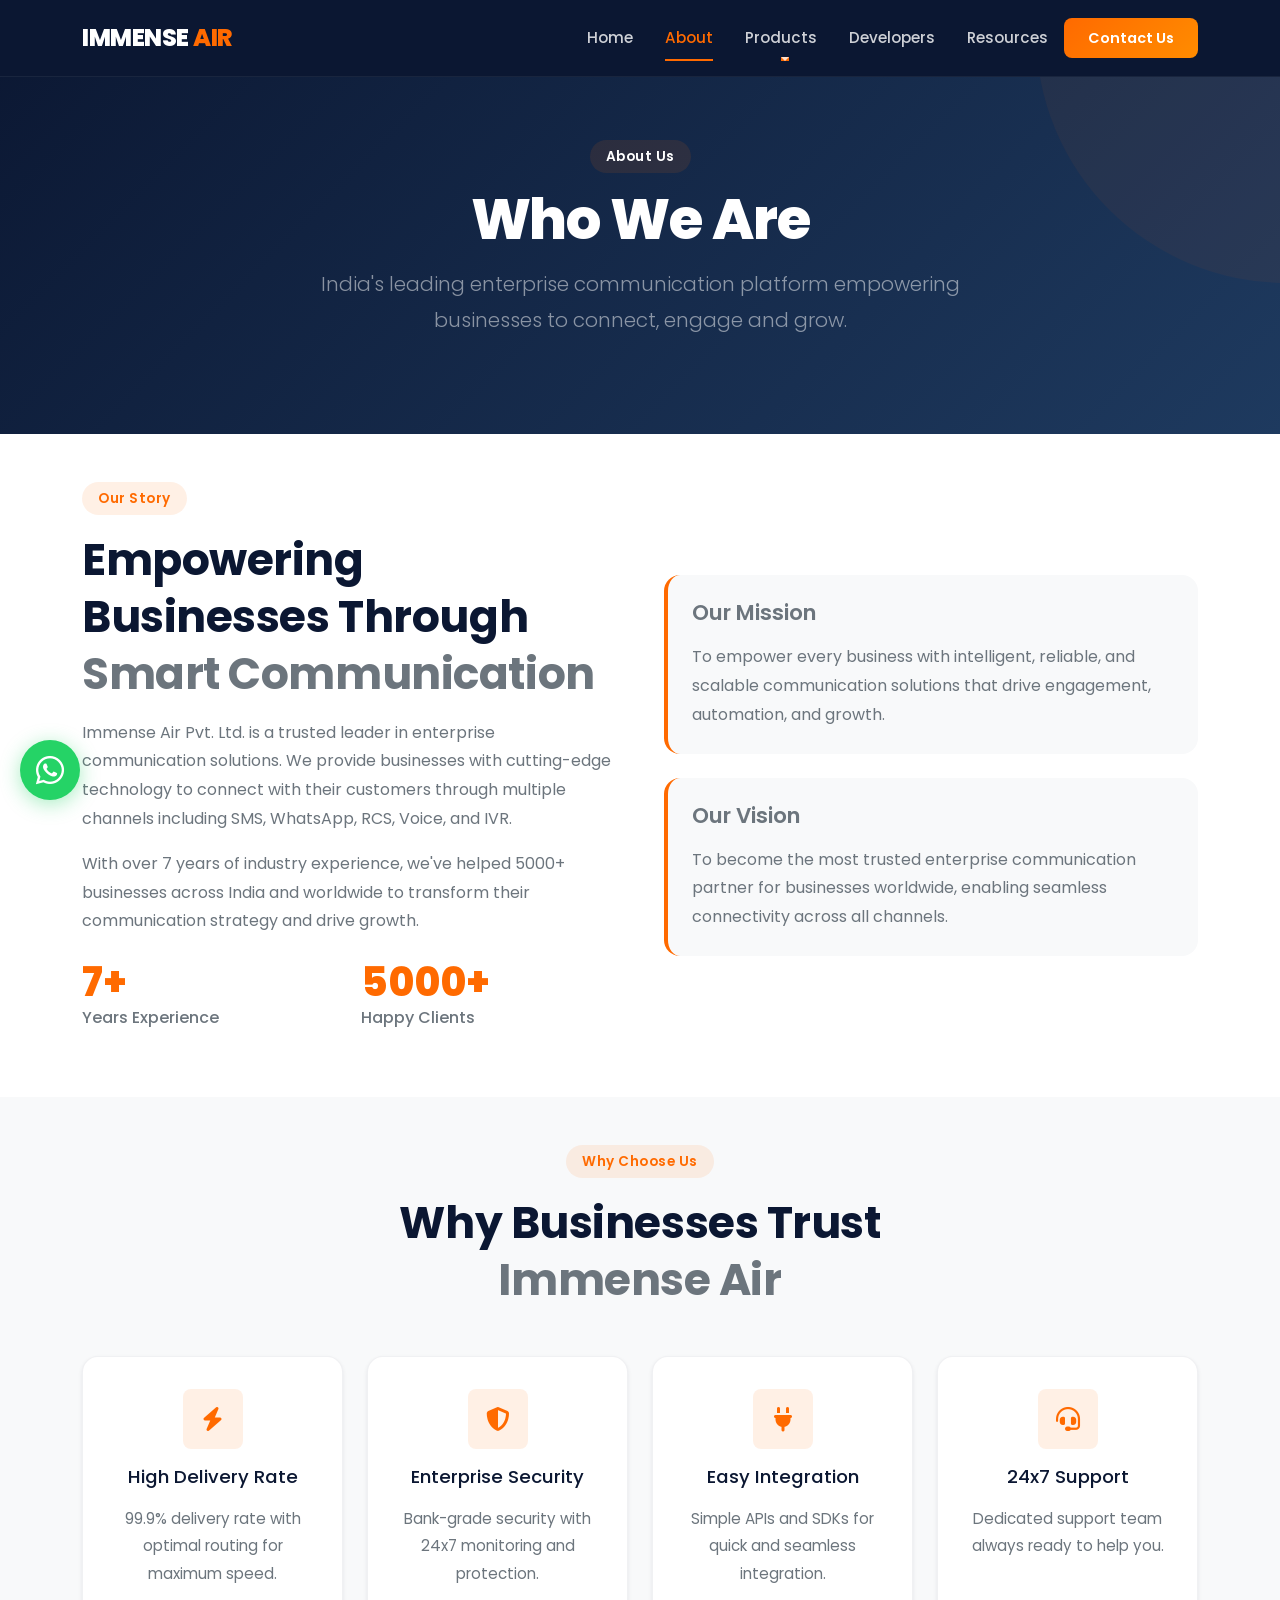
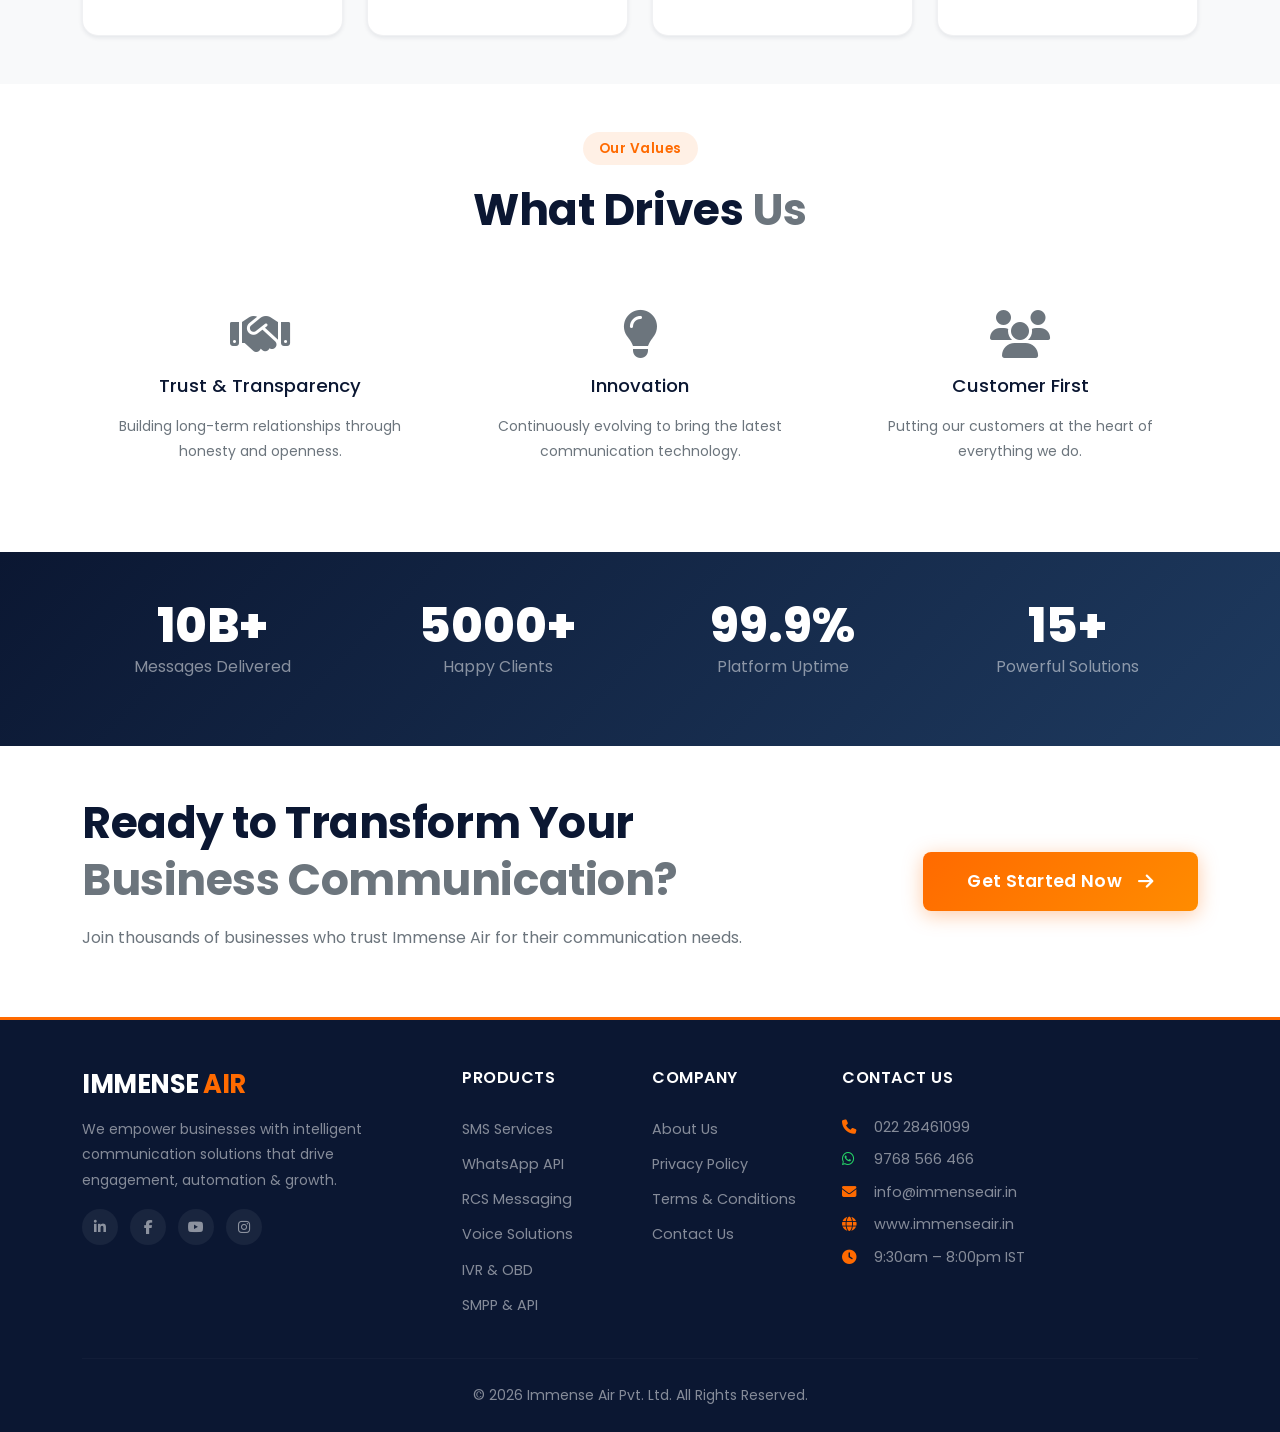
<file: about.html>
<!DOCTYPE html>
<html lang="en">
<head>
    <meta charset="UTF-8">
    <meta name="viewport" content="width=device-width, initial-scale=1.0">
    
    <!-- Page Title -->
    <title>About Us - Immense Air | Enterprise Communication Platform</title>
    
    <!-- SEO Meta Tags -->
    <meta name="description" content="Learn about Immense Air Pvt. Ltd. - India's leading enterprise communication platform offering Bulk SMS, WhatsApp API, RCS, Voice & IVR solutions.">
    <meta name="keywords" content="about immense air, enterprise communication, bulk sms company, whatsapp api provider, rcs messaging india">
    <meta name="robots" content="index, follow">
    
    <!-- Open Graph Tags -->
    <meta property="og:title" content="About Us - Immense Air | Enterprise Communication Platform">
    <meta property="og:description" content="Learn about Immense Air - India's leading enterprise communication platform.">
    <meta property="og:type" content="website">
    <meta property="og:url" content="https://www.immenseair.com/about.html">
    
    <!-- Canonical URL -->
    <link rel="canonical" href="https://www.immenseair.com/about.html">
    
    <!-- Bootstrap 5 CSS -->
    <link href="https://cdn.jsdelivr.net/npm/bootstrap@5.3.0/dist/css/bootstrap.min.css" rel="stylesheet">
    
    <!-- Font Awesome Icons -->
    <link rel="stylesheet" href="https://cdnjs.cloudflare.com/ajax/libs/font-awesome/6.5.0/css/all.min.css">
    
    <!-- Google Font - Poppins -->
    <link href="https://fonts.googleapis.com/css2?family=Poppins:wght@300;400;500;600;700;800;900&display=swap" rel="stylesheet">
    
    <!-- Custom CSS -->
    <link rel="stylesheet" href="assets/css/style.css">
    <link rel="stylesheet" href="assets/css/about.css">
    <link rel="stylesheet" href="assets/css/responsive.css">
    
    <!-- Favicon -->
    <link rel="icon" type="image/x-icon" href="assets/images/logo/favicon.ico">
</head>
<body>

    <!-- ============================================
         HEADER / NAVBAR
         ============================================ -->
    <header>
        <nav class="navbar navbar-expand-lg fixed-top" id="mainNav">
            <div class="container">
                <!-- Brand / Logo -->
                <a class="navbar-brand" href="index.html">
                    IMMENSE <span>AIR</span>
                </a>

                <!-- Toggler Button (Mobile) -->
                <button class="navbar-toggler" type="button" data-bs-toggle="collapse" data-bs-target="#navbarNav" 
                        aria-controls="navbarNav" aria-expanded="false" aria-label="Toggle navigation">
                    <span class="navbar-toggler-icon"></span>
                </button>

                <!-- Navbar Links -->
                <div class="collapse navbar-collapse" id="navbarNav">
                    <ul class="navbar-nav ms-auto align-items-lg-center">
                        <!-- Home -->
                        <li class="nav-item">
                            <a class="nav-link" href="index.html">Home</a>
                        </li>

                        <!-- About -->
                        <li class="nav-item">
                            <a class="nav-link active" href="about.html">About</a>
                        </li>

                        <!-- Products Dropdown -->
                        <li class="nav-item dropdown">
                            <a class="nav-link dropdown-toggle" href="#" id="productsDropdown" 
                               role="button" data-bs-toggle="dropdown" aria-expanded="false">
                                Products
                            </a>
                            <ul class="dropdown-menu" aria-labelledby="productsDropdown">
                                <li><a class="dropdown-item" href="products/bulk-sms.html">
                                    <i class="fas fa-sms"></i> Bulk SMS
                                </a></li>
                                <li><a class="dropdown-item" href="products/whatsapp-api.html">
                                    <i class="fab fa-whatsapp"></i> WhatsApp API
                                </a></li>
                                <li><a class="dropdown-item" href="products/rcs.html">
                                    <i class="fas fa-comment-dots"></i> RCS Messaging
                                </a></li>
                                <li><a class="dropdown-item" href="products/voice.html">
                                    <i class="fas fa-phone-alt"></i> Voice Solutions
                                </a></li>
                                <li><a class="dropdown-item" href="products/ivr-obd.html">
                                    <i class="fas fa-microphone-alt"></i> IVR / OBD
                                </a></li>
                                <li><a class="dropdown-item" href="products/smpp.html">
                                    <i class="fas fa-code"></i> SMPP API
                                </a></li>
                            </ul>
                        </li>

                        <!-- Developers -->
                        <li class="nav-item">
                            <a class="nav-link" href="developers.html">Developers</a>
                        </li>

                        <!-- Resources -->
                        <li class="nav-item">
                            <a class="nav-link" href="resources.html">Resources</a>
                        </li>

                        <!-- Contact -->
                        <li class="nav-item">
                            <a class="nav-link btn-nav-cta" href="contact.html">Contact Us</a>
                        </li>
                    </ul>
                </div>
            </div>
        </nav>
    </header>

    <!-- ============================================
         PAGE CONTENT - ABOUT PAGE
         ============================================ -->
    <main>

        <!-- ===== PAGE HERO ===== -->
        <section class="page-hero" style="padding-top: 140px; padding-bottom: 80px; background: var(--gradient-primary);">
            <div class="container">
                <div class="row">
                    <div class="col-lg-8 mx-auto text-center">
                        <span class="section-badge text-white">About Us</span>
                        <h1 class="text-white">Who We Are</h1>
                        <p class="text-white-50 lead">
                            India's leading enterprise communication platform empowering businesses 
                            to connect, engage and grow.
                        </p>
                    </div>
                </div>
            </div>
        </section>

        <!-- ===== ABOUT OVERVIEW ===== -->
        <section class="py-5">
            <div class="container">
                <div class="row align-items-center g-5">
                    <div class="col-lg-6">
                        <span class="section-badge">Our Story</span>
                        <h2 class="section-title">Empowering Businesses Through <br><span class="text-secondary">Smart Communication</span></h2>
                        <p>
                            Immense Air Pvt. Ltd. is a trusted leader in enterprise communication solutions. 
                            We provide businesses with cutting-edge technology to connect with their customers 
                            through multiple channels including SMS, WhatsApp, RCS, Voice, and IVR.
                        </p>
                        <p>
                            With over 7 years of industry experience, we've helped 5000+ businesses across 
                            India and worldwide to transform their communication strategy and drive growth.
                        </p>
                        <div class="row mt-4">
                            <div class="col-6">
                                <span class="stat-number" style="font-size: 2.5rem;">7+</span>
                                <p class="stat-label">Years Experience</p>
                            </div>
                            <div class="col-6">
                                <span class="stat-number" style="font-size: 2.5rem;">5000+</span>
                                <p class="stat-label">Happy Clients</p>
                            </div>
                        </div>
                    </div>
                    <div class="col-lg-6">
                        <div class="bg-light-gray p-4 rounded-4" style="border-left: 4px solid var(--secondary);">
                            <h4 class="text-secondary">Our Mission</h4>
                            <p class="mb-0">
                                To empower every business with intelligent, reliable, and scalable communication 
                                solutions that drive engagement, automation, and growth.
                            </p>
                        </div>
                        <div class="bg-light-gray p-4 rounded-4 mt-4" style="border-left: 4px solid var(--secondary);">
                            <h4 class="text-secondary">Our Vision</h4>
                            <p class="mb-0">
                                To become the most trusted enterprise communication partner for businesses 
                                worldwide, enabling seamless connectivity across all channels.
                            </p>
                        </div>
                    </div>
                </div>
            </div>
        </section>

        <!-- ===== WHY CHOOSE US ===== -->
        <section class="py-5 bg-light-gray">
            <div class="container">
                <div class="text-center mb-5">
                    <span class="section-badge">Why Choose Us</span>
                    <h2 class="section-title">Why Businesses Trust <br><span class="text-secondary">Immense Air</span></h2>
                </div>
                <div class="row g-4">
                    <div class="col-lg-3 col-md-6">
                        <div class="card-custom text-center">
                            <div class="card-icon mx-auto">
                                <i class="fas fa-bolt"></i>
                            </div>
                            <h5>High Delivery Rate</h5>
                            <p class="small">99.9% delivery rate with optimal routing for maximum speed.</p>
                        </div>
                    </div>
                    <div class="col-lg-3 col-md-6">
                        <div class="card-custom text-center">
                            <div class="card-icon mx-auto">
                                <i class="fas fa-shield-alt"></i>
                            </div>
                            <h5>Enterprise Security</h5>
                            <p class="small">Bank-grade security with 24x7 monitoring and protection.</p>
                        </div>
                    </div>
                    <div class="col-lg-3 col-md-6">
                        <div class="card-custom text-center">
                            <div class="card-icon mx-auto">
                                <i class="fas fa-plug"></i>
                            </div>
                            <h5>Easy Integration</h5>
                            <p class="small">Simple APIs and SDKs for quick and seamless integration.</p>
                        </div>
                    </div>
                    <div class="col-lg-3 col-md-6">
                        <div class="card-custom text-center">
                            <div class="card-icon mx-auto">
                                <i class="fas fa-headset"></i>
                            </div>
                            <h5>24x7 Support</h5>
                            <p class="small">Dedicated support team always ready to help you.</p>
                        </div>
                    </div>
                </div>
            </div>
        </section>

        <!-- ===== OUR VALUES ===== -->
        <section class="py-5">
            <div class="container">
                <div class="text-center mb-5">
                    <span class="section-badge">Our Values</span>
                    <h2 class="section-title">What Drives <span class="text-secondary">Us</span></h2>
                </div>
                <div class="row g-4">
                    <div class="col-md-4">
                        <div class="text-center p-4">
                            <i class="fas fa-handshake fa-3x text-secondary mb-3"></i>
                            <h5>Trust & Transparency</h5>
                            <p class="small">Building long-term relationships through honesty and openness.</p>
                        </div>
                    </div>
                    <div class="col-md-4">
                        <div class="text-center p-4">
                            <i class="fas fa-lightbulb fa-3x text-secondary mb-3"></i>
                            <h5>Innovation</h5>
                            <p class="small">Continuously evolving to bring the latest communication technology.</p>
                        </div>
                    </div>
                    <div class="col-md-4">
                        <div class="text-center p-4">
                            <i class="fas fa-users fa-3x text-secondary mb-3"></i>
                            <h5>Customer First</h5>
                            <p class="small">Putting our customers at the heart of everything we do.</p>
                        </div>
                    </div>
                </div>
            </div>
        </section>

        <!-- ===== STATS SECTION ===== -->
        <section class="py-5" style="background: var(--gradient-primary);">
            <div class="container">
                <div class="row text-center g-4">
                    <div class="col-lg-3 col-md-6">
                        <span class="stat-number text-white" style="font-size: 3rem;">10B+</span>
                        <p class="text-white-50">Messages Delivered</p>
                    </div>
                    <div class="col-lg-3 col-md-6">
                        <span class="stat-number text-white" style="font-size: 3rem;">5000+</span>
                        <p class="text-white-50">Happy Clients</p>
                    </div>
                    <div class="col-lg-3 col-md-6">
                        <span class="stat-number text-white" style="font-size: 3rem;">99.9%</span>
                        <p class="text-white-50">Platform Uptime</p>
                    </div>
                    <div class="col-lg-3 col-md-6">
                        <span class="stat-number text-white" style="font-size: 3rem;">15+</span>
                        <p class="text-white-50">Powerful Solutions</p>
                    </div>
                </div>
            </div>
        </section>

        <!-- ===== CTA SECTION ===== -->
        <section class="py-5">
            <div class="container">
                <div class="row align-items-center">
                    <div class="col-lg-8">
                        <h2>Ready to Transform Your <br><span class="text-secondary">Business Communication?</span></h2>
                        <p class="text-gray">Join thousands of businesses who trust Immense Air for their communication needs.</p>
                    </div>
                    <div class="col-lg-4 text-lg-end">
                        <a href="contact.html" class="btn btn-primary-custom btn-lg">
                            Get Started Now <i class="fas fa-arrow-right ms-2"></i>
                        </a>
                    </div>
                </div>
            </div>
        </section>

    </main>

    <!-- ============================================
         FOOTER
         ============================================ -->
        <!-- ============================================
         FOOTER - IMMENSE AIR
         ============================================ -->
    <footer style="background:#0B1732!important;border-top:3px solid #FF6A00;padding-top:3rem;padding-bottom:1.5rem;color:#fff;">
        <div class="container">
            <div class="row g-4">
                <!-- Company Info -->
                <div class="col-lg-4 col-md-6">
                    <h4 style="font-size:1.6rem;font-weight:700;color:#fff;letter-spacing:-.5px;">IMMENSE <span style="color:#FF6A00;">AIR</span></h4>
                    <p style="color:rgba(255,255,255,.5);font-size:.875rem;max-width:350px;margin-top:.75rem;">
                        We empower businesses with intelligent communication solutions that drive engagement, 
                        automation & growth.
                    </p>
                    <div class="mt-3">
                        <a href="https://in.linkedin.com/company/immense-smart-solutions" target="_blank" class="social-link" style="display:inline-block;width:36px;height:36px;line-height:36px;text-align:center;border-radius:50%;background:rgba(255,255,255,.06);transition:all .3s ease;font-size:14px;color:rgba(255,255,255,.5)!important;text-decoration:none;margin-right:8px;"><i class="fab fa-linkedin-in"></i></a>
                        <a href="https://www.facebook.com/immensesmartsolutions/" target="_blank" class="social-link" style="display:inline-block;width:36px;height:36px;line-height:36px;text-align:center;border-radius:50%;background:rgba(255,255,255,.06);transition:all .3s ease;font-size:14px;color:rgba(255,255,255,.5)!important;text-decoration:none;margin-right:8px;"><i class="fab fa-facebook-f"></i></a>
                        <a href="https://www.youtube.com/@immensesmartsolutions" target="_blank" class="social-link" style="display:inline-block;width:36px;height:36px;line-height:36px;text-align:center;border-radius:50%;background:rgba(255,255,255,.06);transition:all .3s ease;font-size:14px;color:rgba(255,255,255,.5)!important;text-decoration:none;margin-right:8px;"><i class="fab fa-youtube"></i></a>
                        <a href="https://www.instagram.com/immense_smart_solutions/" target="_blank" class="social-link" style="display:inline-block;width:36px;height:36px;line-height:36px;text-align:center;border-radius:50%;background:rgba(255,255,255,.06);transition:all .3s ease;font-size:14px;color:rgba(255,255,255,.5)!important;text-decoration:none;"><i class="fab fa-instagram"></i></a>
                    </div>
                </div>

                <!-- Products Links -->
                <div class="col-lg-2 col-md-6">
                    <h6 style="font-size:1rem;font-weight:600;color:#fff;text-transform:uppercase;letter-spacing:.5px;position:relative;padding-bottom:10px;">Products</h6>
                    <ul style="list-style:none;padding-left:0;">
                        <li style="margin-bottom:8px;"><a href="products/bulk-sms.html" style="color:rgba(255,255,255,.5)!important;text-decoration:none;font-size:.9rem;">SMS Services</a></li>
                        <li style="margin-bottom:8px;"><a href="products/whatsapp-api.html" style="color:rgba(255,255,255,.5)!important;text-decoration:none;font-size:.9rem;">WhatsApp API</a></li>
                        <li style="margin-bottom:8px;"><a href="products/rcs.html" style="color:rgba(255,255,255,.5)!important;text-decoration:none;font-size:.9rem;">RCS Messaging</a></li>
                        <li style="margin-bottom:8px;"><a href="products/voice.html" style="color:rgba(255,255,255,.5)!important;text-decoration:none;font-size:.9rem;">Voice Solutions</a></li>
                        <li style="margin-bottom:8px;"><a href="products/ivr-obd.html" style="color:rgba(255,255,255,.5)!important;text-decoration:none;font-size:.9rem;">IVR & OBD</a></li>
                        <li style="margin-bottom:8px;"><a href="products/smpp.html" style="color:rgba(255,255,255,.5)!important;text-decoration:none;font-size:.9rem;">SMPP & API</a></li>
                    </ul>
                </div>

                <!-- Company Links -->
                <div class="col-lg-2 col-md-6">
                    <h6 style="font-size:1rem;font-weight:600;color:#fff;text-transform:uppercase;letter-spacing:.5px;position:relative;padding-bottom:10px;">Company</h6>
                    <ul style="list-style:none;padding-left:0;">
                        <li style="margin-bottom:8px;"><a href="about.html" style="color:rgba(255,255,255,.5)!important;text-decoration:none;font-size:.9rem;">About Us</a></li>
                        <li style="margin-bottom:8px;"><a href="privacy-policy.html" style="color:rgba(255,255,255,.5)!important;text-decoration:none;font-size:.9rem;">Privacy Policy</a></li>
                        <li style="margin-bottom:8px;"><a href="terms.html" style="color:rgba(255,255,255,.5)!important;text-decoration:none;font-size:.9rem;">Terms & Conditions</a></li>
                        <li style="margin-bottom:8px;"><a href="contact.html" style="color:rgba(255,255,255,.5)!important;text-decoration:none;font-size:.9rem;">Contact Us</a></li>
                    </ul>
                </div>

                <!-- Contact Info -->
                <div class="col-lg-4 col-md-6">
                    <h6 style="font-size:1rem;font-weight:600;color:#fff;text-transform:uppercase;letter-spacing:.5px;position:relative;padding-bottom:10px;">Contact Us</h6>
                    <ul style="list-style:none;padding-left:0;">
                        <li style="color:rgba(255,255,255,.5);font-size:.9rem;margin-bottom:8px;">
                            <a href="tel:02228461099" style="color:rgba(255,255,255,.5)!important;text-decoration:none;">
                                <i class="fas fa-phone me-2" style="color:#FF6A00;width:20px;"></i> 022 28461099
                            </a>
                        </li>
                        <li style="color:rgba(255,255,255,.5);font-size:.9rem;margin-bottom:8px;">
                            <a href="https://wa.me/919768566466" target="_blank" style="color:rgba(255,255,255,.5)!important;text-decoration:none;">
                                <i class="fab fa-whatsapp me-2" style="color:#25D366;width:20px;"></i> 9768 566 466
                            </a>
                        </li>
                        <li style="color:rgba(255,255,255,.5);font-size:.9rem;margin-bottom:8px;">
                            <a href="mailto:info@immenseair.in?subject=Enquiry%20from%20Immense%20Air%20Website&body=Hello%20Immense%20Air%20Team%2C%0A%0AI%20would%20like%20to%20know%20more%20about%20your%20services.%0A%0AThanks" 
                               style="color:rgba(255,255,255,.5)!important;text-decoration:none;">
                                <i class="fas fa-envelope me-2" style="color:#FF6A00;width:20px;"></i> info@immenseair.in
                            </a>
                        </li>
                        <li style="color:rgba(255,255,255,.5);font-size:.9rem;margin-bottom:8px;">
                            <a href="https://www.immenseair.in" target="_blank" style="color:rgba(255,255,255,.5)!important;text-decoration:none;">
                                <i class="fas fa-globe me-2" style="color:#FF6A00;width:20px;"></i> www.immenseair.in
                            </a>
                        </li>
                        <li style="color:rgba(255,255,255,.5);font-size:.9rem;">
                            <i class="fas fa-clock me-2" style="color:#FF6A00;width:20px;"></i> 9:30am – 8:00pm IST
                        </li>
                    </ul>
                </div>
            </div>
            <hr style="border-color:rgba(255,255,255,.1);margin:1.5rem 0;">
            <div class="text-center">
                <p style="color:rgba(255,255,255,.5);font-size:.875rem;margin-bottom:0;">
                    &copy; 2026 Immense Air Pvt. Ltd. All Rights Reserved. 
                
                </p>
            </div>
        </div>
    </footer>

    <!-- ============================================
         FLOATING WHATSAPP BUTTON
         ============================================ -->
    <a href="https://wa.me/919768566466" target="_blank" 
       style="position:fixed;left:20px;bottom:100px;z-index:9999;background:#25D366;color:#fff;width:60px;height:60px;border-radius:50%;display:flex;align-items:center;justify-content:center;font-size:32px;box-shadow:0 4px 20px rgba(37,211,102,0.4);transition:all 0.3s ease;text-decoration:none;"
       onmouseover="this.style.transform='scale(1.1)';this.style.boxShadow='0 8px 30px rgba(37,211,102,0.6)';"
       onmouseout="this.style.transform='scale(1)';this.style.boxShadow='0 4px 20px rgba(37,211,102,0.4)';"
       aria-label="Chat on WhatsApp">
        <i class="fab fa-whatsapp"></i>
    </a>

    <!-- ============================================
         SCRIPTS
         ============================================ -->
    <!-- Bootstrap 5 JS -->
    <script src="https://cdn.jsdelivr.net/npm/bootstrap@5.3.0/dist/js/bootstrap.bundle.min.js"></script>
    
    <!-- Custom JS -->
    <script src="assets/js/main.js"></script>
</body>
</html>
</file>
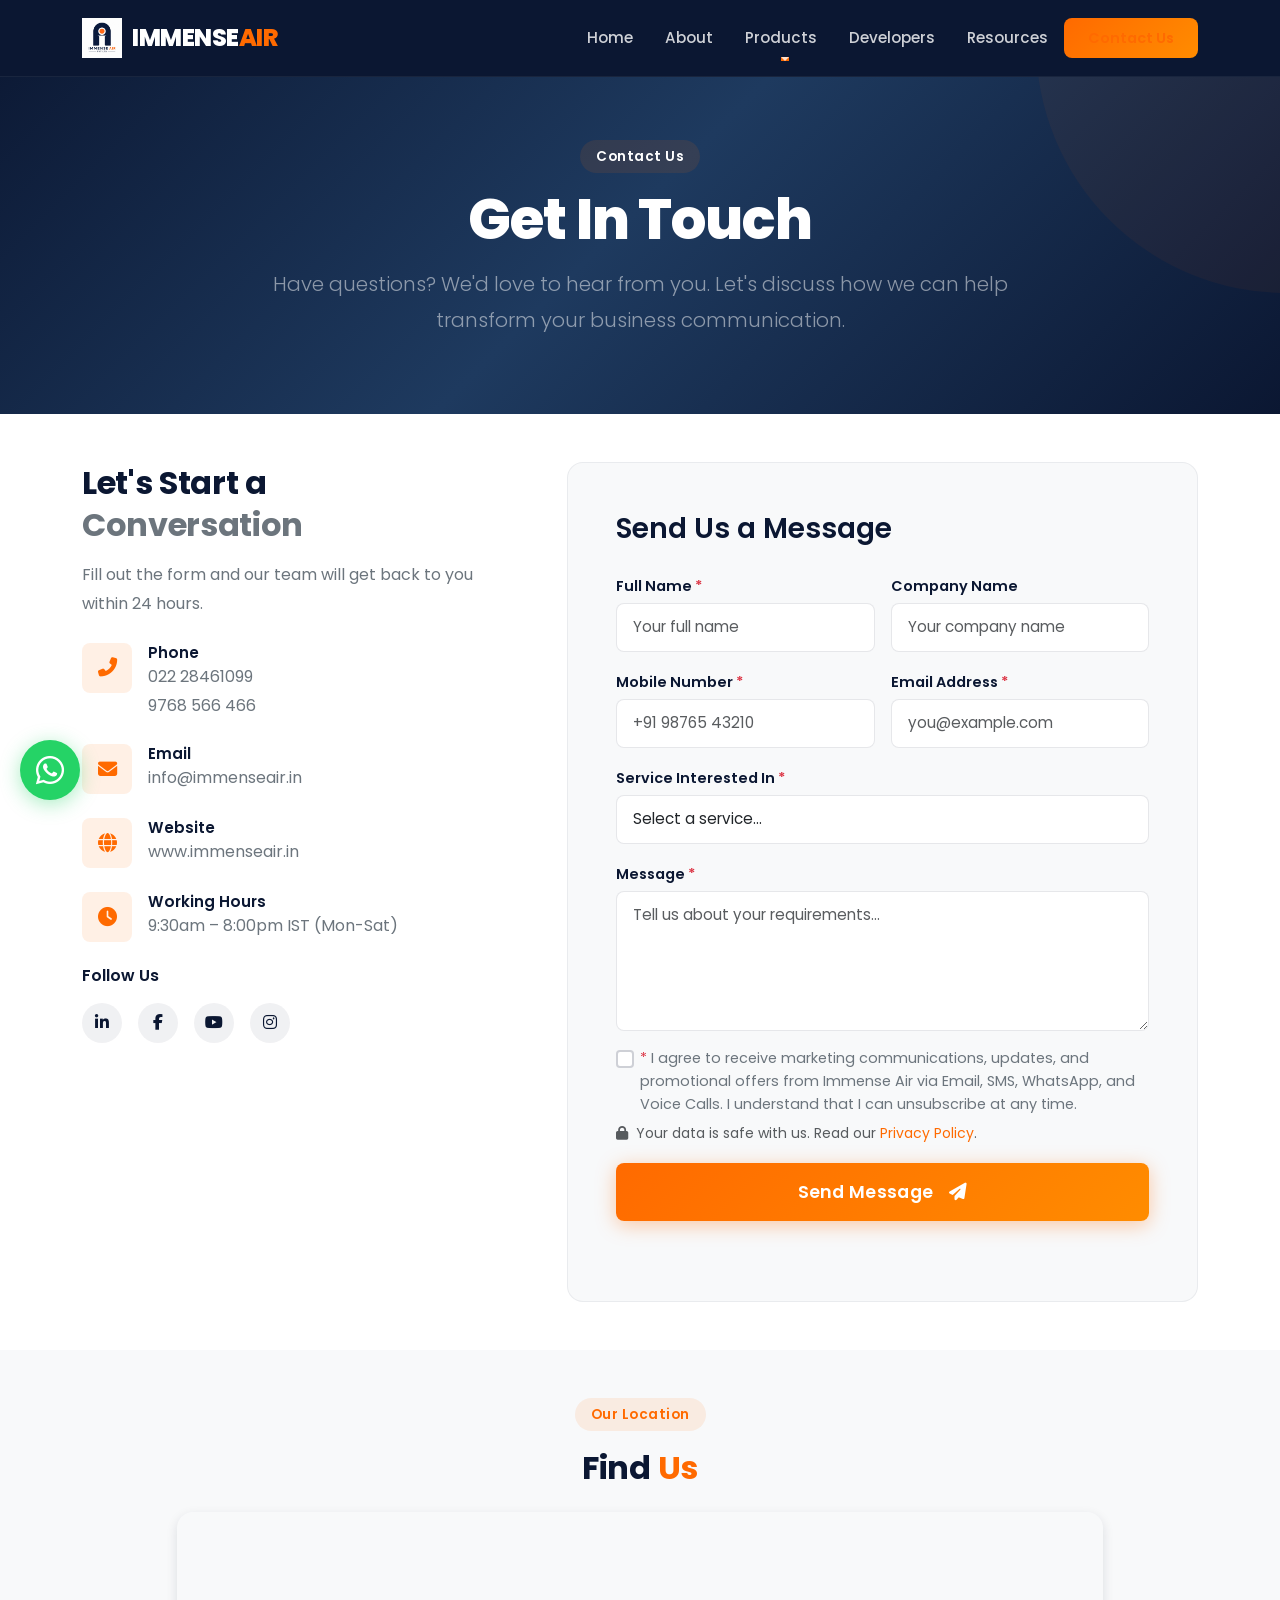
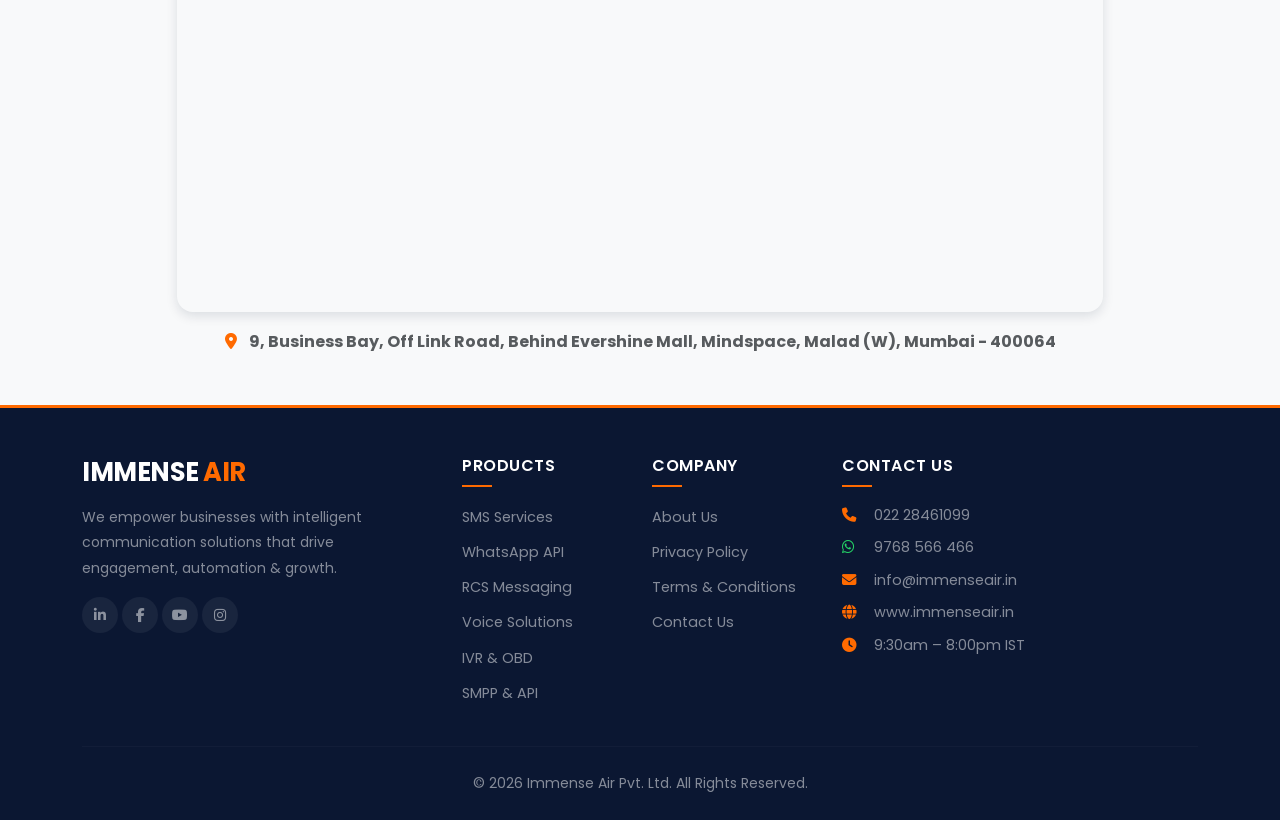
<file: contact.html>
<!DOCTYPE html>
<html lang="en">
<head>
    <meta charset="UTF-8">
    <meta name="viewport" content="width=device-width, initial-scale=1.0">
    
    <!-- Page Title -->
    <title>Contact Us - Immense Air | Enterprise Communication Platform</title>
    
    <!-- SEO Meta Tags -->
    <meta name="description" content="Contact Immense Air Pvt. Ltd. for Bulk SMS, WhatsApp API, RCS, Voice, IVR & SMPP solutions. Get a free consultation today.">
    <meta name="keywords" content="contact immense air, bulk sms inquiry, whatsapp api contact, rcs messaging, voice solutions, ivr obd, smpp api">
    <meta name="robots" content="index, follow">
    
    <!-- Open Graph Tags -->
    <meta property="og:title" content="Contact Us - Immense Air | Enterprise Communication Platform">
    <meta property="og:description" content="Get in touch with Immense Air for enterprise communication solutions.">
    <meta property="og:type" content="website">
    <meta property="og:url" content="https://www.immenseair.com/contact.html">
    
    <!-- Canonical URL -->
    <link rel="canonical" href="https://www.immenseair.com/contact.html">
    
    <!-- Preconnect -->
    <link rel="preconnect" href="https://fonts.googleapis.com">
    <link rel="preconnect" href="https://fonts.gstatic.com" crossorigin>
    <link rel="preconnect" href="https://cdn.jsdelivr.net">
    <link rel="preconnect" href="https://cdnjs.cloudflare.com">
    
    <!-- Critical CSS Inline -->
    <style>
        .page-hero{background:linear-gradient(135deg,#0B1732 0%,#1E3A5F 50%,#0B1732 100%);padding:140px 0 60px;position:relative;overflow:hidden}
        .page-hero h1{color:#fff;font-size:3.5rem;font-weight:800}
        .page-hero p{color:rgba(255,255,255,.5);font-size:1.25rem}
        .navbar{background:#0B1732!important;padding:.8rem 0;border-bottom:1px solid rgba(255,255,255,.06)}
        .navbar .navbar-brand{color:#fff!important;font-size:1.5rem;font-weight:800;letter-spacing:-.5px;display:flex;align-items:center;text-decoration:none}
        .navbar .navbar-brand span{color:#FF6A00}
        .navbar .navbar-brand img{height:35px;width:auto;margin-right:10px}
        .navbar .nav-link{color:rgba(255,255,255,.8)!important;font-weight:500;padding:.6rem 1rem!important;text-decoration:none}
        .navbar .nav-link:hover,.navbar .nav-link.active{color:#FF6A00!important}
        .navbar .btn-nav-cta{background:linear-gradient(135deg,#FF6A00 0%,#FF8C00 100%);color:#fff!important;padding:.5rem 1.5rem!important;border-radius:8px;font-weight:600}
        .navbar .btn-nav-cta:hover{transform:translateY(-2px);box-shadow:0 4px 20px rgba(255,106,0,.4)}
        .contact-form-wrapper{background:#f8f9fa;border-radius:16px;border:1px solid rgba(11,23,50,.06)}
        .contact-form-wrapper .form-control,.contact-form-wrapper .form-select{border:1px solid rgba(11,23,50,.1);border-radius:8px;padding:.75rem 1rem;font-size:.95rem;background:#fff}
        .contact-form-wrapper .form-control:focus,.contact-form-wrapper .form-select:focus{border-color:#FF6A00;box-shadow:0 0 0 3px rgba(255,106,0,.15)}
        .contact-info-item .contact-icon{width:50px;height:50px;min-width:50px;display:flex;align-items:center;justify-content:center;background:rgba(255,106,0,.1);border-radius:8px;color:#FF6A00;font-size:1.2rem}
        .contact-social{display:inline-block;width:40px;height:40px;line-height:40px;text-align:center;border-radius:50%;background:rgba(11,23,50,.06);color:#0B1732;transition:all .3s ease;font-size:16px}
        .contact-social:hover{background:#FF6A00;color:#fff;transform:translateY(-3px)}
        .section-badge{display:inline-block;padding:.3rem 1rem;background:rgba(255,106,0,.1);color:#FF6A00;border-radius:9999px;font-size:.85rem;font-weight:600;margin-bottom:1rem;letter-spacing:.5px}
        .section-title{font-size:2.75rem;font-weight:700;color:#0B1732}
        .map-container{border-radius:16px;overflow:hidden;box-shadow:0 4px 12px rgba(11,23,50,.12)}
        .form-check-input[type="checkbox"]{width:18px;height:18px;margin-top:3px;border-radius:4px;border:2px solid rgba(11,23,50,.2);cursor:pointer}
        .form-check-input[type="checkbox"]:checked{background-color:#FF6A00;border-color:#FF6A00}
        .form-check-label{font-size:.9rem;color:#6C757D}
        .btn-primary-custom{background:linear-gradient(135deg,#FF6A00 0%,#FF8C00 100%);color:#fff;padding:.8rem 2.2rem;border-radius:8px;font-weight:600;border:none;cursor:pointer;box-shadow:0 4px 20px rgba(255,106,0,.35);display:inline-flex;align-items:center;gap:.5rem;text-decoration:none}
        .btn-primary-custom:hover{transform:translateY(-3px);box-shadow:0 8px 35px rgba(255,106,0,.45);color:#fff}
        .social-link{display:inline-block;width:36px;height:36px;line-height:36px;text-align:center;border-radius:50%;background:rgba(255,255,255,.06);transition:all .3s ease;font-size:14px;color:rgba(255,255,255,.5)!important;text-decoration:none}
        .social-link:hover{background:#FF6A00;color:#fff!important;transform:translateY(-3px)}
        .footer-links li{margin-bottom:8px;list-style:none}
        .footer-links a{color:rgba(255,255,255,.5)!important;text-decoration:none;font-size:.9rem;transition:all .2s ease}
        .footer-links a:hover{color:#FF6A00!important;padding-left:5px}
        .footer-contact li{color:rgba(255,255,255,.5);font-size:.9rem;list-style:none;margin-bottom:8px}
        .footer-contact li i{width:20px}
        .text-secondary{color:#FF6A00!important}
        @media(max-width:768px){.page-hero{padding-top:120px!important}.page-hero h1{font-size:2rem}.contact-form-wrapper{padding:1.5rem!important}.map-container{height:250px!important}}
    </style>
    
    <!-- Bootstrap 5 CSS -->
    <link href="https://cdn.jsdelivr.net/npm/bootstrap@5.3.0/dist/css/bootstrap.min.css" rel="stylesheet">
    
    <!-- Font Awesome Icons -->
    <link rel="stylesheet" href="https://cdnjs.cloudflare.com/ajax/libs/font-awesome/6.5.0/css/all.min.css">
    
    <!-- Google Font - Poppins -->
    <link href="https://fonts.googleapis.com/css2?family=Poppins:wght@300;400;500;600;700;800;900&display=swap" rel="stylesheet">
    
    <!-- Custom CSS -->
    <link rel="stylesheet" href="assets/css/style.min.css">
    <link rel="stylesheet" href="assets/css/contact.css">
    <link rel="stylesheet" href="assets/css/responsive.css">
    
    <!-- Favicon -->
    <link rel="icon" type="image/x-icon" href="assets/images/logo/favicon.ico">
</head>
<body>

    <!-- ============================================
         HEADER / NAVBAR
         ============================================ -->
    <header>
        <nav class="navbar navbar-expand-lg fixed-top" id="mainNav">
            <div class="container">
                <a class="navbar-brand" href="index.html">
                    <img src="assets/images/logo/logo.jpg" alt="Immense Air" loading="lazy">
                    IMMENSE <span>AIR</span>
                </a>
                <button class="navbar-toggler" type="button" data-bs-toggle="collapse" data-bs-target="#navbarNav" 
                        aria-controls="navbarNav" aria-expanded="false" aria-label="Toggle navigation">
                    <span class="navbar-toggler-icon"></span>
                </button>
                <div class="collapse navbar-collapse" id="navbarNav">
                    <ul class="navbar-nav ms-auto align-items-lg-center">
                        <li class="nav-item">
                            <a class="nav-link" href="index.html">Home</a>
                        </li>
                        <li class="nav-item">
                            <a class="nav-link" href="about.html">About</a>
                        </li>
                        <li class="nav-item dropdown">
                            <a class="nav-link dropdown-toggle" href="#" id="productsDropdown" 
                               role="button" data-bs-toggle="dropdown" aria-expanded="false">
                                Products
                            </a>
                            <ul class="dropdown-menu" aria-labelledby="productsDropdown">
                                <li><a class="dropdown-item" href="products/bulk-sms.html">
                                    <i class="fas fa-sms"></i> Bulk SMS
                                </a></li>
                                <li><a class="dropdown-item" href="products/whatsapp-api.html">
                                    <i class="fab fa-whatsapp"></i> WhatsApp API
                                </a></li>
                                <li><a class="dropdown-item" href="products/rcs.html">
                                    <i class="fas fa-comment-dots"></i> RCS Messaging
                                </a></li>
                                <li><a class="dropdown-item" href="products/voice.html">
                                    <i class="fas fa-phone-alt"></i> Voice Solutions
                                </a></li>
                                <li><a class="dropdown-item" href="products/ivr-obd.html">
                                    <i class="fas fa-microphone-alt"></i> IVR / OBD
                                </a></li>
                                <li><a class="dropdown-item" href="products/smpp.html">
                                    <i class="fas fa-code"></i> SMPP API
                                </a></li>
                            </ul>
                        </li>
                        <li class="nav-item">
                            <a class="nav-link" href="developers.html">Developers</a>
                        </li>
                        <li class="nav-item">
                            <a class="nav-link" href="resources.html">Resources</a>
                        </li>
                        <li class="nav-item">
                            <a class="nav-link btn-nav-cta active" href="contact.html">Contact Us</a>
                        </li>
                    </ul>
                </div>
            </div>
        </nav>
    </header>

    <!-- ============================================
         PAGE CONTENT - CONTACT PAGE
         ============================================ -->
    <main>

        <!-- ===== PAGE HERO ===== -->
        <section class="page-hero">
            <div class="container">
                <div class="row">
                    <div class="col-lg-8 mx-auto text-center">
                        <span class="section-badge text-white" style="color:#fff!important;">Contact Us</span>
                        <h1 class="text-white">Get In Touch</h1>
                        <p class="text-white-50 lead" style="color:rgba(255,255,255,.5)!important;">
                            Have questions? We'd love to hear from you. Let's discuss how we can help 
                            transform your business communication.
                        </p>
                    </div>
                </div>
            </div>
        </section>

        <!-- ===== CONTACT SECTION ===== -->
        <section class="py-5">
            <div class="container">
                <div class="row g-5">
                    
                    <!-- Contact Info -->
                    <div class="col-lg-5">
                        <h2 class="section-title" style="font-size:2rem;">Let's Start a <br><span class="text-secondary">Conversation</span></h2>
                        <p class="text-gray" style="color:#6C757D;">
                            Fill out the form and our team will get back to you within 24 hours.
                        </p>
                        
                        <div class="mt-4">
                            <!-- Phone -->
                            <div class="contact-info-item d-flex align-items-start mb-4">
                                <div class="contact-icon me-3">
                                    <i class="fas fa-phone-alt"></i>
                                </div>
                                <div>
                                    <h6 class="fw-semibold mb-0" style="font-weight:600;color:#0B1732;">Phone</h6>
                                    <p class="text-gray mb-0" style="color:#6C757D;">
                                        <a href="tel:02228461099" style="color:#6C757D!important;text-decoration:none;">022 28461099</a>
                                    </p>
                                    <p class="text-gray mb-0" style="color:#6C757D;">
                                        <a href="https://wa.me/919768566466" target="_blank" style="color:#6C757D!important;text-decoration:none;">9768 566 466</a>
                                    </p>
                                </div>
                            </div>
                            
                            <!-- Email -->
                            <div class="contact-info-item d-flex align-items-start mb-4">
                                <div class="contact-icon me-3">
                                    <i class="fas fa-envelope"></i>
                                </div>
                                <div>
                                    <h6 class="fw-semibold mb-0" style="font-weight:600;color:#0B1732;">Email</h6>
                                    <p class="text-gray mb-0" style="color:#6C757D;">
                                        <a href="mailto:info@immenseair.in?subject=Enquiry%20from%20Immense%20Air%20Website&body=Hello%20Immense%20Air%20Team%2C%0A%0AI%20would%20like%20to%20know%20more%20about%20your%20services.%0A%0AThanks" 
                                           style="color:#6C757D!important;text-decoration:none;">
                                            info@immenseair.in
                                        </a>
                                    </p>
                                </div>
                            </div>
                            
                            <!-- Website -->
                            <div class="contact-info-item d-flex align-items-start mb-4">
                                <div class="contact-icon me-3">
                                    <i class="fas fa-globe"></i>
                                </div>
                                <div>
                                    <h6 class="fw-semibold mb-0" style="font-weight:600;color:#0B1732;">Website</h6>
                                    <p class="text-gray mb-0" style="color:#6C757D;">
                                        <a href="https://www.immenseair.in" target="_blank" style="color:#6C757D!important;text-decoration:none;">www.immenseair.in</a>
                                    </p>
                                </div>
                            </div>
                            
                            <!-- Working Hours -->
                            <div class="contact-info-item d-flex align-items-start">
                                <div class="contact-icon me-3">
                                    <i class="fas fa-clock"></i>
                                </div>
                                <div>
                                    <h6 class="fw-semibold mb-0" style="font-weight:600;color:#0B1732;">Working Hours</h6>
                                    <p class="text-gray mb-0" style="color:#6C757D;">9:30am – 8:00pm IST (Mon-Sat)</p>
                                </div>
                            </div>
                        </div>
                        
                        <!-- Social Links -->
                        <div class="mt-4">
                            <h6 class="fw-semibold" style="font-weight:600;color:#0B1732;">Follow Us</h6>
                            <div class="d-flex gap-3 mt-2">
                                <a href="https://in.linkedin.com/company/immense-smart-solutions" target="_blank" class="contact-social" aria-label="LinkedIn"><i class="fab fa-linkedin-in"></i></a>
                                <a href="https://www.facebook.com/immensesmartsolutions/" target="_blank" class="contact-social" aria-label="Facebook"><i class="fab fa-facebook-f"></i></a>
                                <a href="https://www.youtube.com/@immensesmartsolutions" target="_blank" class="contact-social" aria-label="YouTube"><i class="fab fa-youtube"></i></a>
                                <a href="https://www.instagram.com/immense_smart_solutions/" target="_blank" class="contact-social" aria-label="Instagram"><i class="fab fa-instagram"></i></a>
                            </div>
                        </div>
                    </div>
                    
                    <!-- Contact Form -->
                    <div class="col-lg-7">
                        <div class="contact-form-wrapper p-4 p-lg-5">
                            <h3 class="mb-4" style="font-weight:600;color:#0B1732;">Send Us a Message</h3>
                            
                            <form id="contactForm" action="https://formsubmit.co/support@immensesmartsolutions.com" method="POST">
                                
                                <!-- FormSubmit Hidden Fields -->
                                <input type="hidden" name="_captcha" value="false">
                                <input type="hidden" name="_template" value="table">
                                <input type="hidden" name="_subject" value="New Enquiry from Immense Air">
                                <input type="hidden" name="_next" value="https://immenseair.in/thankyou.html">
                                
                                <div class="row g-3">
                                    <div class="col-md-6">
                                        <label for="name" class="form-label fw-semibold" style="font-weight:600;color:#0B1732;">Full Name <span class="text-danger">*</span></label>
                                        <input type="text" class="form-control form-control-lg" id="name" name="name" 
                                               placeholder="Your full name" required>
                                    </div>
                                    <div class="col-md-6">
                                        <label for="company" class="form-label fw-semibold" style="font-weight:600;color:#0B1732;">Company Name</label>
                                        <input type="text" class="form-control form-control-lg" id="company" name="company" 
                                               placeholder="Your company name">
                                    </div>
                                    <div class="col-md-6">
                                        <label for="mobile" class="form-label fw-semibold" style="font-weight:600;color:#0B1732;">Mobile Number <span class="text-danger">*</span></label>
                                        <input type="tel" class="form-control form-control-lg" id="mobile" name="mobile" 
                                               placeholder="+91 98765 43210" required>
                                    </div>
                                    <div class="col-md-6">
                                        <label for="email" class="form-label fw-semibold" style="font-weight:600;color:#0B1732;">Email Address <span class="text-danger">*</span></label>
                                        <input type="email" class="form-control form-control-lg" id="email" name="email" 
                                               placeholder="you@example.com" required>
                                    </div>
                                    <div class="col-12">
                                        <label for="service" class="form-label fw-semibold" style="font-weight:600;color:#0B1732;">Service Interested In <span class="text-danger">*</span></label>
                                        <select class="form-select form-select-lg" id="service" name="service" required>
                                            <option value="">Select a service...</option>
                                            <option value="bulk-sms">Bulk SMS</option>
                                            <option value="whatsapp-api">WhatsApp Business API</option>
                                            <option value="rcs">RCS Messaging</option>
                                            <option value="voice">Voice Solutions</option>
                                            <option value="ivr-obd">IVR / OBD</option>
                                            <option value="smpp">SMPP API</option>
                                            <option value="other">Other</option>
                                        </select>
                                    </div>
                                    <div class="col-12">
                                        <label for="message" class="form-label fw-semibold" style="font-weight:600;color:#0B1732;">Message <span class="text-danger">*</span></label>
                                        <textarea class="form-control form-control-lg" id="message" name="message" 
                                                  rows="5" placeholder="Tell us about your requirements..." required></textarea>
                                    </div>
                                    
                                    <!-- Opt-in Checkbox -->
                                    <div class="col-12">
                                        <div class="form-check">
                                            <input class="form-check-input" type="checkbox" id="optin" name="optin" value="yes" required>
                                            <label class="form-check-label" for="optin">
                                                <span class="text-danger">*</span> I agree to receive marketing communications, updates, and promotional offers from Immense Air via Email, SMS, WhatsApp, and Voice Calls. 
                                                I understand that I can unsubscribe at any time.
                                            </label>
                                        </div>
                                        <small class="text-muted">
                                            <i class="fas fa-lock me-1"></i> Your data is safe with us. Read our <a href="privacy-policy.html" class="text-secondary" style="color:#FF6A00!important;">Privacy Policy</a>.
                                        </small>
                                    </div>
                                    
                                    <div class="col-12">
                                        <button type="submit" class="btn btn-primary-custom btn-lg w-100">
                                            Send Message <i class="fas fa-paper-plane ms-2"></i>
                                        </button>
                                    </div>
                                    <div class="col-12">
                                        <div id="formMessage" class="mt-3"></div>
                                    </div>
                                </div>
                            </form>
                        </div>
                    </div>
                </div>
            </div>
        </section>

        <!-- ===== GOOGLE MAP SECTION ===== -->
        <section class="py-5 bg-light-gray" style="background:#f8f9fa;">
            <div class="container">
                <div class="text-center mb-4">
                    <span class="section-badge">Our Location</span>
                    <h2 class="section-title" style="font-size:2rem;">Find <span class="text-secondary" style="color:#FF6A00!important;">Us</span></h2>
                </div>
                <div class="row justify-content-center">
                    <div class="col-lg-10">
                        <div class="map-container" style="height:400px;width:100%;border-radius:16px;overflow:hidden;box-shadow:0 4px 12px rgba(11,23,50,.12);">
                            <iframe 
                                src="https://www.google.com/maps/embed?pb=!1m18!1m12!1m3!1d3767.234567890123!2d72.83123456789012!3d19.185678901234567!2m3!1f0!2f0!3f0!3m2!1i1024!2i768!4f13.1!3m3!1m2!1s0x3be7b123456789ab%3A0x123456789abcdef0!2s9%2C%20Business%20Bay%2C%20Off%20Link%20Road%2C%20Behind%20Evershine%20Mall%2C%20Mindspace%2C%20Malad%20(W)%2C%20Mumbai%2C%20400064!5e0!3m2!1sen!2sin!4v1700000000000" 
                                width="100%" 
                                height="400" 
                                style="border:0;" 
                                loading="lazy"
                                allowfullscreen>
                            </iframe>
                        </div>
                        <div class="text-center mt-3">
                            <p class="text-muted mb-0" style="color:#6C757D;">
                                <i class="fas fa-map-marker-alt text-secondary me-2" style="color:#FF6A00!important;"></i>
                                <strong>9, Business Bay, Off Link Road, Behind Evershine Mall, Mindspace, Malad (W), Mumbai - 400064</strong>
                            </p>
                                                    </div>
                    </div>
                </div>
            </div>
        </section>

    </main>

    <!-- ============================================
         FOOTER
         ============================================ -->
    <footer style="background:#0B1732!important;border-top:3px solid #FF6A00;padding-top:3rem;padding-bottom:1.5rem;color:#fff;">
        <div class="container">
            <div class="row g-4">
                <div class="col-lg-4 col-md-6">
                    <h4 style="font-size:1.6rem;font-weight:700;color:#fff;letter-spacing:-.5px;">IMMENSE <span style="color:#FF6A00;">AIR</span></h4>
                    <p style="color:rgba(255,255,255,.5);font-size:.875rem;max-width:350px;margin-top:.75rem;">
                        We empower businesses with intelligent communication solutions that drive engagement, 
                        automation & growth.
                    </p>
                    <div class="mt-3">
                        <a href="https://in.linkedin.com/company/immense-smart-solutions" target="_blank" class="social-link"><i class="fab fa-linkedin-in"></i></a>
                        <a href="https://www.facebook.com/immensesmartsolutions/" target="_blank" class="social-link"><i class="fab fa-facebook-f"></i></a>
                        <a href="https://www.youtube.com/@immensesmartsolutions" target="_blank" class="social-link"><i class="fab fa-youtube"></i></a>
                        <a href="https://www.instagram.com/immense_smart_solutions/" target="_blank" class="social-link"><i class="fab fa-instagram"></i></a>
                    </div>
                </div>
                <div class="col-lg-2 col-md-6">
                    <h6 style="font-size:1rem;font-weight:600;color:#fff;text-transform:uppercase;letter-spacing:.5px;position:relative;padding-bottom:10px;">Products</h6>
                    <ul style="list-style:none;padding-left:0;">
                        <li style="margin-bottom:8px;"><a href="products/bulk-sms.html" style="color:rgba(255,255,255,.5)!important;text-decoration:none;font-size:.9rem;">SMS Services</a></li>
                        <li style="margin-bottom:8px;"><a href="products/whatsapp-api.html" style="color:rgba(255,255,255,.5)!important;text-decoration:none;font-size:.9rem;">WhatsApp API</a></li>
                        <li style="margin-bottom:8px;"><a href="products/rcs.html" style="color:rgba(255,255,255,.5)!important;text-decoration:none;font-size:.9rem;">RCS Messaging</a></li>
                        <li style="margin-bottom:8px;"><a href="products/voice.html" style="color:rgba(255,255,255,.5)!important;text-decoration:none;font-size:.9rem;">Voice Solutions</a></li>
                        <li style="margin-bottom:8px;"><a href="products/ivr-obd.html" style="color:rgba(255,255,255,.5)!important;text-decoration:none;font-size:.9rem;">IVR & OBD</a></li>
                        <li style="margin-bottom:8px;"><a href="products/smpp.html" style="color:rgba(255,255,255,.5)!important;text-decoration:none;font-size:.9rem;">SMPP & API</a></li>
                    </ul>
                </div>
                <div class="col-lg-2 col-md-6">
                    <h6 style="font-size:1rem;font-weight:600;color:#fff;text-transform:uppercase;letter-spacing:.5px;position:relative;padding-bottom:10px;">Company</h6>
                    <ul style="list-style:none;padding-left:0;">
                        <li style="margin-bottom:8px;"><a href="about.html" style="color:rgba(255,255,255,.5)!important;text-decoration:none;font-size:.9rem;">About Us</a></li>
                        <li style="margin-bottom:8px;"><a href="privacy-policy.html" style="color:rgba(255,255,255,.5)!important;text-decoration:none;font-size:.9rem;">Privacy Policy</a></li>
                        <li style="margin-bottom:8px;"><a href="terms.html" style="color:rgba(255,255,255,.5)!important;text-decoration:none;font-size:.9rem;">Terms & Conditions</a></li>
                        <li style="margin-bottom:8px;"><a href="contact.html" style="color:rgba(255,255,255,.5)!important;text-decoration:none;font-size:.9rem;">Contact Us</a></li>
                    </ul>
                </div>
                <div class="col-lg-4 col-md-6">
                    <h6 style="font-size:1rem;font-weight:600;color:#fff;text-transform:uppercase;letter-spacing:.5px;position:relative;padding-bottom:10px;">Contact Us</h6>
                    <ul style="list-style:none;padding-left:0;">
                        <li style="color:rgba(255,255,255,.5);font-size:.9rem;margin-bottom:8px;">
                            <a href="tel:02228461099" style="color:rgba(255,255,255,.5)!important;text-decoration:none;">
                                <i class="fas fa-phone me-2" style="color:#FF6A00;width:20px;"></i> 022 28461099
                            </a>
                        </li>
                        <li style="color:rgba(255,255,255,.5);font-size:.9rem;margin-bottom:8px;">
                            <a href="https://wa.me/919768566466" target="_blank" style="color:rgba(255,255,255,.5)!important;text-decoration:none;">
                                <i class="fab fa-whatsapp me-2" style="color:#25D366;width:20px;"></i> 9768 566 466
                            </a>
                        </li>
                        <li style="color:rgba(255,255,255,.5);font-size:.9rem;margin-bottom:8px;">
                            <a href="mailto:info@immenseair.in?subject=Enquiry%20from%20Immense%20Air%20Website&body=Hello%20Immense%20Air%20Team%2C%0A%0AI%20would%20like%20to%20know%20more%20about%20your%20services.%0A%0AThanks" 
                               style="color:rgba(255,255,255,.5)!important;text-decoration:none;">
                                <i class="fas fa-envelope me-2" style="color:#FF6A00;width:20px;"></i> info@immenseair.in
                            </a>
                        </li>
                        <li style="color:rgba(255,255,255,.5);font-size:.9rem;margin-bottom:8px;">
                            <a href="https://www.immenseair.in" target="_blank" style="color:rgba(255,255,255,.5)!important;text-decoration:none;">
                                <i class="fas fa-globe me-2" style="color:#FF6A00;width:20px;"></i> www.immenseair.in
                            </a>
                        </li>
                        <li style="color:rgba(255,255,255,.5);font-size:.9rem;">
                            <i class="fas fa-clock me-2" style="color:#FF6A00;width:20px;"></i> 9:30am – 8:00pm IST
                        </li>
                    </ul>
                </div>
            </div>
            <hr style="border-color:rgba(255,255,255,.1);margin:1.5rem 0;">
            <div class="text-center">
                <p style="color:rgba(255,255,255,.5);font-size:.875rem;margin-bottom:0;">
                    &copy; 2026 Immense Air Pvt. Ltd. All Rights Reserved. 
                    
                </p>
            </div>
        </div>
    </footer>

    <!-- ============================================
         FLOATING WHATSAPP BUTTON
         ============================================ -->
    <a href="https://wa.me/919768566466" target="_blank" 
       style="position:fixed;left:20px;bottom:100px;z-index:9999;background:#25D366;color:#fff;width:60px;height:60px;border-radius:50%;display:flex;align-items:center;justify-content:center;font-size:32px;box-shadow:0 4px 20px rgba(37,211,102,0.4);transition:all 0.3s ease;text-decoration:none;"
       onmouseover="this.style.transform='scale(1.1)';this.style.boxShadow='0 8px 30px rgba(37,211,102,0.6)';"
       onmouseout="this.style.transform='scale(1)';this.style.boxShadow='0 4px 20px rgba(37,211,102,0.4)';"
       aria-label="Chat on WhatsApp">
        <i class="fab fa-whatsapp"></i>
    </a>

    <!-- ============================================
         SCRIPTS
         ============================================ -->
    <script src="https://cdn.jsdelivr.net/npm/bootstrap@5.3.0/dist/js/bootstrap.bundle.min.js"></script>
</file>
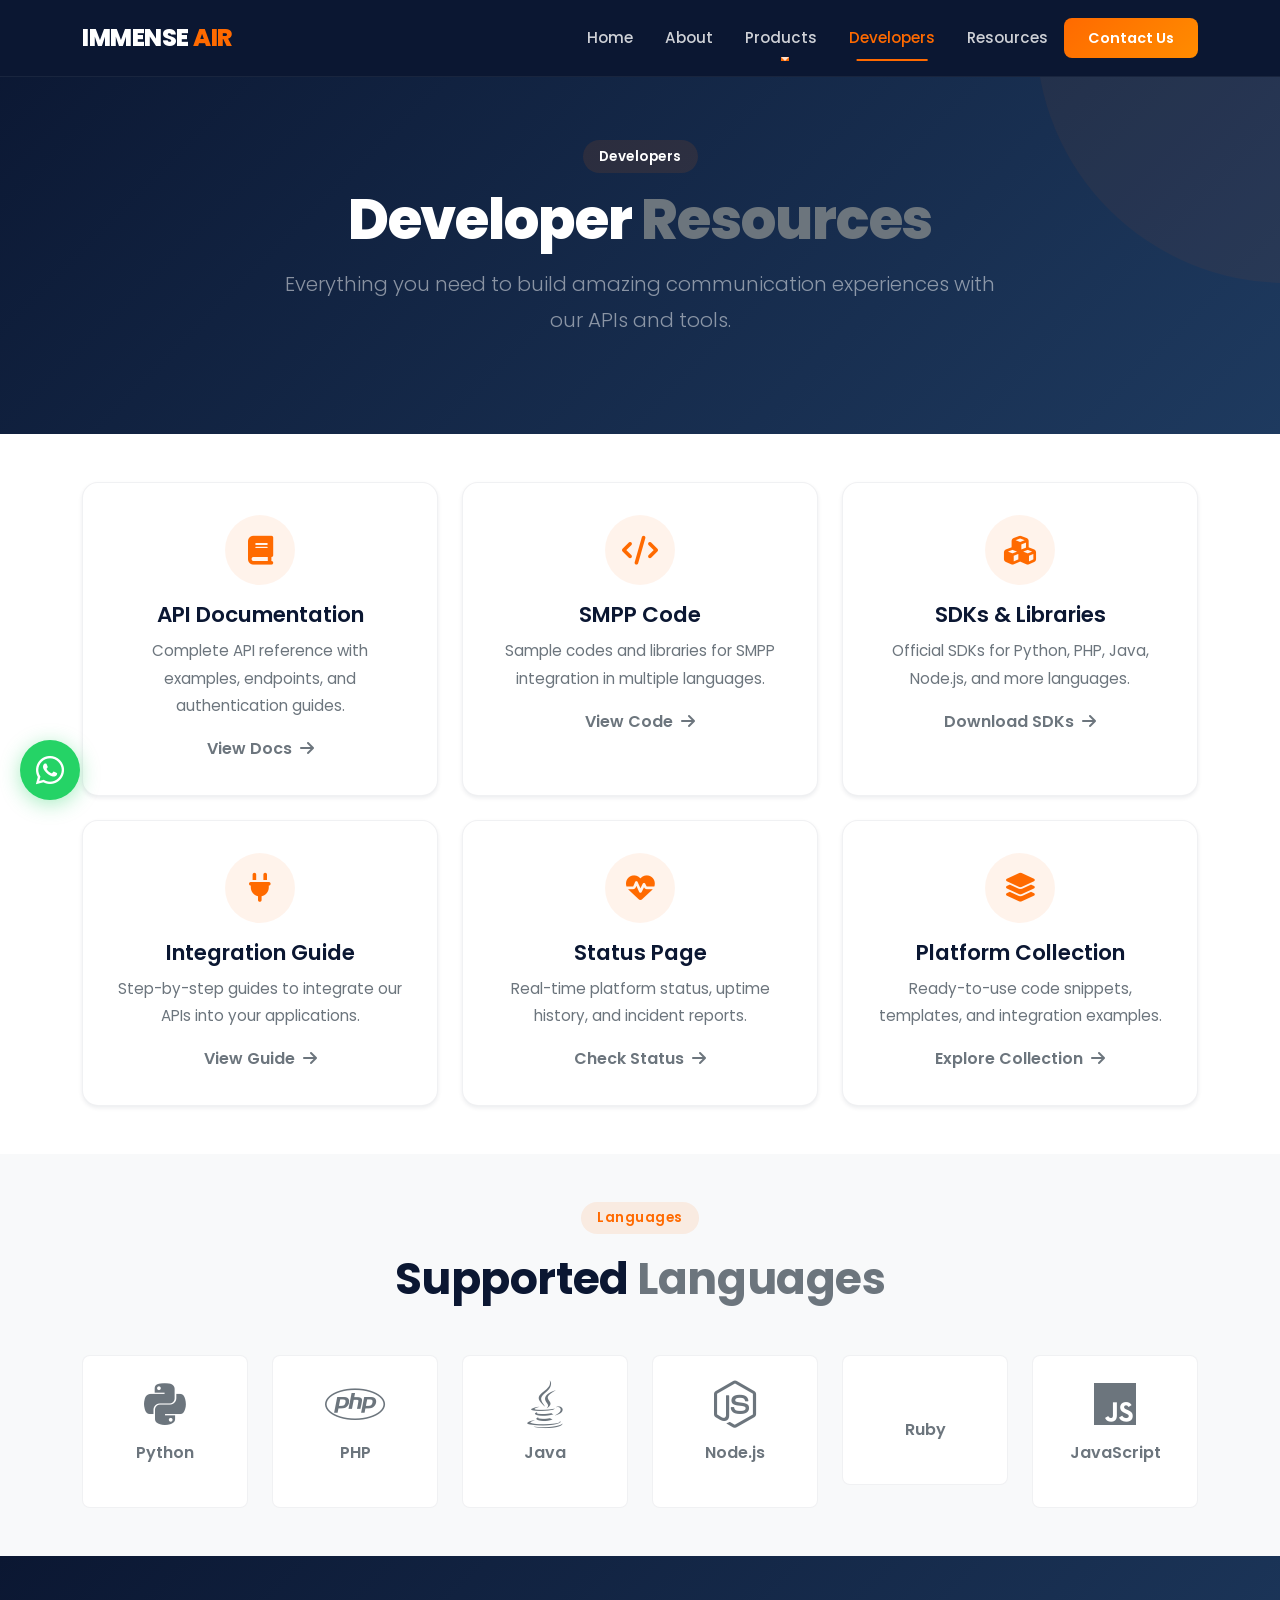
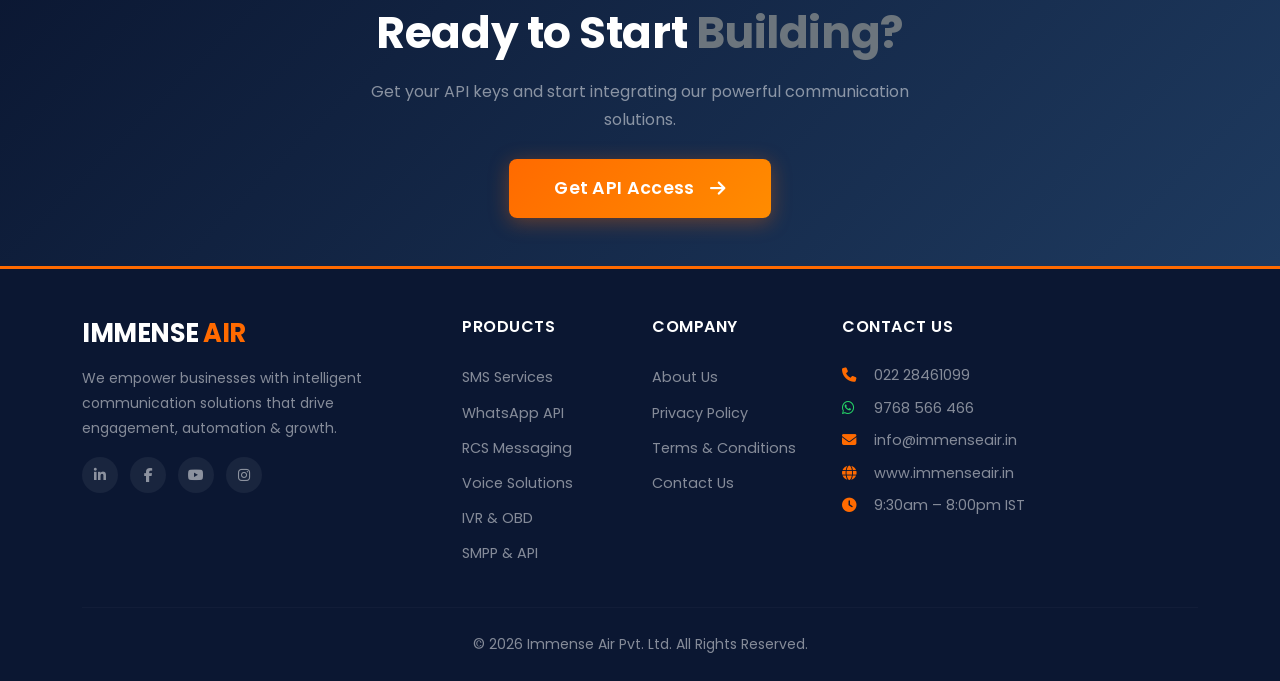
<file: developers.html>
<!DOCTYPE html>
<html lang="en">
<head>
    <meta charset="UTF-8">
    <meta name="viewport" content="width=device-width, initial-scale=1.0">
    
    <!-- Page Title -->
    <title>Developers - Immense Air | Enterprise Communication Platform</title>
    
    <!-- SEO Meta Tags -->
    <meta name="description" content="Developer resources including API documentation, SMPP code, SDKs, integration guides & platform status for Immense Air.">
    <meta name="keywords" content="developers, api documentation, smpp code, sdks, integration guide, status page, developer resources">
    <meta name="robots" content="index, follow">
    
    <!-- Open Graph Tags -->
    <meta property="og:title" content="Developers - Immense Air">
    <meta property="og:description" content="Developer resources including API documentation, SDKs, and integration guides.">
    <meta property="og:type" content="website">
    
    <!-- Canonical URL -->
    <link rel="canonical" href="https://www.immenseair.com/developers.html">
    
    <!-- Bootstrap 5 CSS -->
    <link href="https://cdn.jsdelivr.net/npm/bootstrap@5.3.0/dist/css/bootstrap.min.css" rel="stylesheet">
    
    <!-- Font Awesome Icons -->
    <link rel="stylesheet" href="https://cdnjs.cloudflare.com/ajax/libs/font-awesome/6.5.0/css/all.min.css">
    
    <!-- Google Font - Poppins -->
    <link href="https://fonts.googleapis.com/css2?family=Poppins:wght@300;400;500;600;700;800;900&display=swap" rel="stylesheet">
    
    <!-- Custom CSS -->
    <link rel="stylesheet" href="assets/css/style.css">
    <link rel="stylesheet" href="assets/css/developers.css">
    <link rel="stylesheet" href="assets/css/responsive.css">
    
    <!-- Favicon -->
    <link rel="icon" type="image/x-icon" href="assets/images/logo/favicon.ico">
</head>
<body>

    <!-- ============================================
         HEADER / NAVBAR
         ============================================ -->
    <header>
        <nav class="navbar navbar-expand-lg fixed-top" id="mainNav">
            <div class="container">
                <a class="navbar-brand" href="index.html">
                    IMMENSE <span>AIR</span>
                </a>
                <button class="navbar-toggler" type="button" data-bs-toggle="collapse" data-bs-target="#navbarNav" 
                        aria-controls="navbarNav" aria-expanded="false" aria-label="Toggle navigation">
                    <span class="navbar-toggler-icon"></span>
                </button>
                <div class="collapse navbar-collapse" id="navbarNav">
                    <ul class="navbar-nav ms-auto align-items-lg-center">
                        <li class="nav-item">
                            <a class="nav-link" href="index.html">Home</a>
                        </li>
                        <li class="nav-item">
                            <a class="nav-link" href="about.html">About</a>
                        </li>
                        <li class="nav-item dropdown">
                            <a class="nav-link dropdown-toggle" href="#" id="productsDropdown" 
                               role="button" data-bs-toggle="dropdown" aria-expanded="false">
                                Products
                            </a>
                            <ul class="dropdown-menu" aria-labelledby="productsDropdown">
                                <li><a class="dropdown-item" href="products/bulk-sms.html">
                                    <i class="fas fa-sms"></i> Bulk SMS
                                </a></li>
                                <li><a class="dropdown-item" href="products/whatsapp-api.html">
                                    <i class="fab fa-whatsapp"></i> WhatsApp API
                                </a></li>
                                <li><a class="dropdown-item" href="products/rcs.html">
                                    <i class="fas fa-comment-dots"></i> RCS Messaging
                                </a></li>
                                <li><a class="dropdown-item" href="products/voice.html">
                                    <i class="fas fa-phone-alt"></i> Voice Solutions
                                </a></li>
                                <li><a class="dropdown-item" href="products/ivr-obd.html">
                                    <i class="fas fa-microphone-alt"></i> IVR / OBD
                                </a></li>
                                <li><a class="dropdown-item" href="products/smpp.html">
                                    <i class="fas fa-code"></i> SMPP API
                                </a></li>
                            </ul>
                        </li>
                        <li class="nav-item">
                            <a class="nav-link active" href="developers.html">Developers</a>
                        </li>
                        <li class="nav-item">
                            <a class="nav-link" href="resources.html">Resources</a>
                        </li>
                        <li class="nav-item">
                            <a class="nav-link btn-nav-cta" href="contact.html">Contact Us</a>
                        </li>
                    </ul>
                </div>
            </div>
        </nav>
    </header>

    <!-- ============================================
         PAGE CONTENT - DEVELOPERS
         ============================================ -->
    <main>

        <!-- ===== PAGE HERO ===== -->
        <section class="page-hero" style="padding-top: 140px; padding-bottom: 80px; background: var(--gradient-primary);">
            <div class="container">
                <div class="row">
                    <div class="col-lg-8 mx-auto text-center">
                        <span class="section-badge text-white">Developers</span>
                        <h1 class="text-white">Developer <span class="text-secondary">Resources</span></h1>
                        <p class="text-white-50 lead">
                            Everything you need to build amazing communication experiences with our APIs and tools.
                        </p>
                    </div>
                </div>
            </div>
        </section>

        <!-- ===== RESOURCES GRID ===== -->
        <section class="py-5">
            <div class="container">
                <div class="row g-4">
                    <!-- API Documentation -->
                    <div class="col-lg-4 col-md-6">
                        <div class="dev-card card-custom">
                            <div class="dev-icon">
                                <i class="fas fa-book"></i>
                            </div>
                            <h4>API Documentation</h4>
                            <p>Complete API reference with examples, endpoints, and authentication guides.</p>
                            <a href="#" class="text-secondary fw-semibold">
                                View Docs <i class="fas fa-arrow-right ms-1"></i>
                            </a>
                        </div>
                    </div>

                    <!-- SMPP Code -->
                    <div class="col-lg-4 col-md-6">
                        <div class="dev-card card-custom">
                            <div class="dev-icon">
                                <i class="fas fa-code"></i>
                            </div>
                            <h4>SMPP Code</h4>
                            <p>Sample codes and libraries for SMPP integration in multiple languages.</p>
                            <a href="#" class="text-secondary fw-semibold">
                                View Code <i class="fas fa-arrow-right ms-1"></i>
                            </a>
                        </div>
                    </div>

                    <!-- SDKs & Libraries -->
                    <div class="col-lg-4 col-md-6">
                        <div class="dev-card card-custom">
                            <div class="dev-icon">
                                <i class="fas fa-cubes"></i>
                            </div>
                            <h4>SDKs & Libraries</h4>
                            <p>Official SDKs for Python, PHP, Java, Node.js, and more languages.</p>
                            <a href="#" class="text-secondary fw-semibold">
                                Download SDKs <i class="fas fa-arrow-right ms-1"></i>
                            </a>
                        </div>
                    </div>

                    <!-- Integration Guide -->
                    <div class="col-lg-4 col-md-6">
                        <div class="dev-card card-custom">
                            <div class="dev-icon">
                                <i class="fas fa-plug"></i>
                            </div>
                            <h4>Integration Guide</h4>
                            <p>Step-by-step guides to integrate our APIs into your applications.</p>
                            <a href="#" class="text-secondary fw-semibold">
                                View Guide <i class="fas fa-arrow-right ms-1"></i>
                            </a>
                        </div>
                    </div>

                    <!-- Status Page -->
                    <div class="col-lg-4 col-md-6">
                        <div class="dev-card card-custom">
                            <div class="dev-icon">
                                <i class="fas fa-heartbeat"></i>
                            </div>
                            <h4>Status Page</h4>
                            <p>Real-time platform status, uptime history, and incident reports.</p>
                            <a href="#" class="text-secondary fw-semibold">
                                Check Status <i class="fas fa-arrow-right ms-1"></i>
                            </a>
                        </div>
                    </div>

                    <!-- Platform Collection -->
                    <div class="col-lg-4 col-md-6">
                        <div class="dev-card card-custom">
                            <div class="dev-icon">
                                <i class="fas fa-layer-group"></i>
                            </div>
                            <h4>Platform Collection</h4>
                            <p>Ready-to-use code snippets, templates, and integration examples.</p>
                            <a href="#" class="text-secondary fw-semibold">
                                Explore Collection <i class="fas fa-arrow-right ms-1"></i>
                            </a>
                        </div>
                    </div>
                </div>
            </div>
        </section>

        <!-- ===== POPULAR LANGUAGES ===== -->
        <section class="py-5 bg-light-gray">
            <div class="container">
                <div class="text-center mb-5">
                    <span class="section-badge">Languages</span>
                    <h2 class="section-title">Supported <span class="text-secondary">Languages</span></h2>
                </div>
                <div class="row g-4 text-center">
                    <div class="col-lg-2 col-md-4 col-6">
                        <div class="language-card">
                            <i class="fab fa-python fa-3x text-secondary"></i>
                            <p class="mt-2 fw-semibold">Python</p>
                        </div>
                    </div>
                    <div class="col-lg-2 col-md-4 col-6">
                        <div class="language-card">
                            <i class="fab fa-php fa-3x text-secondary"></i>
                            <p class="mt-2 fw-semibold">PHP</p>
                        </div>
                    </div>
                    <div class="col-lg-2 col-md-4 col-6">
                        <div class="language-card">
                            <i class="fab fa-java fa-3x text-secondary"></i>
                            <p class="mt-2 fw-semibold">Java</p>
                        </div>
                    </div>
                    <div class="col-lg-2 col-md-4 col-6">
                        <div class="language-card">
                            <i class="fab fa-node-js fa-3x text-secondary"></i>
                            <p class="mt-2 fw-semibold">Node.js</p>
                        </div>
                    </div>
                    <div class="col-lg-2 col-md-4 col-6">
                        <div class="language-card">
                            <i class="fab fa-ruby fa-3x text-secondary"></i>
                            <p class="mt-2 fw-semibold">Ruby</p>
                        </div>
                    </div>
                    <div class="col-lg-2 col-md-4 col-6">
                        <div class="language-card">
                            <i class="fab fa-js fa-3x text-secondary"></i>
                            <p class="mt-2 fw-semibold">JavaScript</p>
                        </div>
                    </div>
                </div>
            </div>
        </section>

        <!-- ===== CTA ===== -->
        <section class="py-5" style="background: var(--gradient-primary);">
            <div class="container text-center">
                <h2 class="text-white">Ready to Start <span class="text-secondary">Building?</span></h2>
                <p class="text-white-50 mb-4" style="max-width: 600px; margin-left: auto; margin-right: auto;">
                    Get your API keys and start integrating our powerful communication solutions.
                </p>
                <a href="contact.html" class="btn btn-primary-custom btn-lg">
                    Get API Access <i class="fas fa-arrow-right ms-2"></i>
                </a>
            </div>
        </section>

    </main>

    <!-- ============================================
         FOOTER
         ============================================ -->
       <!-- ============================================
         FOOTER - IMMENSE AIR
         ============================================ -->
    <footer style="background:#0B1732!important;border-top:3px solid #FF6A00;padding-top:3rem;padding-bottom:1.5rem;color:#fff;">
        <div class="container">
            <div class="row g-4">
                <!-- Company Info -->
                <div class="col-lg-4 col-md-6">
                    <h4 style="font-size:1.6rem;font-weight:700;color:#fff;letter-spacing:-.5px;">IMMENSE <span style="color:#FF6A00;">AIR</span></h4>
                    <p style="color:rgba(255,255,255,.5);font-size:.875rem;max-width:350px;margin-top:.75rem;">
                        We empower businesses with intelligent communication solutions that drive engagement, 
                        automation & growth.
                    </p>
                    <div class="mt-3">
                        <a href="https://in.linkedin.com/company/immense-smart-solutions" target="_blank" class="social-link" style="display:inline-block;width:36px;height:36px;line-height:36px;text-align:center;border-radius:50%;background:rgba(255,255,255,.06);transition:all .3s ease;font-size:14px;color:rgba(255,255,255,.5)!important;text-decoration:none;margin-right:8px;"><i class="fab fa-linkedin-in"></i></a>
                        <a href="https://www.facebook.com/immensesmartsolutions/" target="_blank" class="social-link" style="display:inline-block;width:36px;height:36px;line-height:36px;text-align:center;border-radius:50%;background:rgba(255,255,255,.06);transition:all .3s ease;font-size:14px;color:rgba(255,255,255,.5)!important;text-decoration:none;margin-right:8px;"><i class="fab fa-facebook-f"></i></a>
                        <a href="https://www.youtube.com/@immensesmartsolutions" target="_blank" class="social-link" style="display:inline-block;width:36px;height:36px;line-height:36px;text-align:center;border-radius:50%;background:rgba(255,255,255,.06);transition:all .3s ease;font-size:14px;color:rgba(255,255,255,.5)!important;text-decoration:none;margin-right:8px;"><i class="fab fa-youtube"></i></a>
                        <a href="https://www.instagram.com/immense_smart_solutions/" target="_blank" class="social-link" style="display:inline-block;width:36px;height:36px;line-height:36px;text-align:center;border-radius:50%;background:rgba(255,255,255,.06);transition:all .3s ease;font-size:14px;color:rgba(255,255,255,.5)!important;text-decoration:none;"><i class="fab fa-instagram"></i></a>
                    </div>
                </div>

                <!-- Products Links -->
                <div class="col-lg-2 col-md-6">
                    <h6 style="font-size:1rem;font-weight:600;color:#fff;text-transform:uppercase;letter-spacing:.5px;position:relative;padding-bottom:10px;">Products</h6>
                    <ul style="list-style:none;padding-left:0;">
                        <li style="margin-bottom:8px;"><a href="products/bulk-sms.html" style="color:rgba(255,255,255,.5)!important;text-decoration:none;font-size:.9rem;">SMS Services</a></li>
                        <li style="margin-bottom:8px;"><a href="products/whatsapp-api.html" style="color:rgba(255,255,255,.5)!important;text-decoration:none;font-size:.9rem;">WhatsApp API</a></li>
                        <li style="margin-bottom:8px;"><a href="products/rcs.html" style="color:rgba(255,255,255,.5)!important;text-decoration:none;font-size:.9rem;">RCS Messaging</a></li>
                        <li style="margin-bottom:8px;"><a href="products/voice.html" style="color:rgba(255,255,255,.5)!important;text-decoration:none;font-size:.9rem;">Voice Solutions</a></li>
                        <li style="margin-bottom:8px;"><a href="products/ivr-obd.html" style="color:rgba(255,255,255,.5)!important;text-decoration:none;font-size:.9rem;">IVR & OBD</a></li>
                        <li style="margin-bottom:8px;"><a href="products/smpp.html" style="color:rgba(255,255,255,.5)!important;text-decoration:none;font-size:.9rem;">SMPP & API</a></li>
                    </ul>
                </div>

                <!-- Company Links -->
                <div class="col-lg-2 col-md-6">
                    <h6 style="font-size:1rem;font-weight:600;color:#fff;text-transform:uppercase;letter-spacing:.5px;position:relative;padding-bottom:10px;">Company</h6>
                    <ul style="list-style:none;padding-left:0;">
                        <li style="margin-bottom:8px;"><a href="about.html" style="color:rgba(255,255,255,.5)!important;text-decoration:none;font-size:.9rem;">About Us</a></li>
                        <li style="margin-bottom:8px;"><a href="privacy-policy.html" style="color:rgba(255,255,255,.5)!important;text-decoration:none;font-size:.9rem;">Privacy Policy</a></li>
                        <li style="margin-bottom:8px;"><a href="terms.html" style="color:rgba(255,255,255,.5)!important;text-decoration:none;font-size:.9rem;">Terms & Conditions</a></li>
                        <li style="margin-bottom:8px;"><a href="contact.html" style="color:rgba(255,255,255,.5)!important;text-decoration:none;font-size:.9rem;">Contact Us</a></li>
                    </ul>
                </div>

                <!-- Contact Info -->
                <div class="col-lg-4 col-md-6">
                    <h6 style="font-size:1rem;font-weight:600;color:#fff;text-transform:uppercase;letter-spacing:.5px;position:relative;padding-bottom:10px;">Contact Us</h6>
                    <ul style="list-style:none;padding-left:0;">
                        <li style="color:rgba(255,255,255,.5);font-size:.9rem;margin-bottom:8px;">
                            <a href="tel:02228461099" style="color:rgba(255,255,255,.5)!important;text-decoration:none;">
                                <i class="fas fa-phone me-2" style="color:#FF6A00;width:20px;"></i> 022 28461099
                            </a>
                        </li>
                        <li style="color:rgba(255,255,255,.5);font-size:.9rem;margin-bottom:8px;">
                            <a href="https://wa.me/919768566466" target="_blank" style="color:rgba(255,255,255,.5)!important;text-decoration:none;">
                                <i class="fab fa-whatsapp me-2" style="color:#25D366;width:20px;"></i> 9768 566 466
                            </a>
                        </li>
                        <li style="color:rgba(255,255,255,.5);font-size:.9rem;margin-bottom:8px;">
                            <a href="mailto:info@immenseair.in?subject=Enquiry%20from%20Immense%20Air%20Website&body=Hello%20Immense%20Air%20Team%2C%0A%0AI%20would%20like%20to%20know%20more%20about%20your%20services.%0A%0AThanks" 
                               style="color:rgba(255,255,255,.5)!important;text-decoration:none;">
                                <i class="fas fa-envelope me-2" style="color:#FF6A00;width:20px;"></i> info@immenseair.in
                            </a>
                        </li>
                        <li style="color:rgba(255,255,255,.5);font-size:.9rem;margin-bottom:8px;">
                            <a href="https://www.immenseair.in" target="_blank" style="color:rgba(255,255,255,.5)!important;text-decoration:none;">
                                <i class="fas fa-globe me-2" style="color:#FF6A00;width:20px;"></i> www.immenseair.in
                            </a>
                        </li>
                        <li style="color:rgba(255,255,255,.5);font-size:.9rem;">
                            <i class="fas fa-clock me-2" style="color:#FF6A00;width:20px;"></i> 9:30am – 8:00pm IST
                        </li>
                    </ul>
                </div>
            </div>
            <hr style="border-color:rgba(255,255,255,.1);margin:1.5rem 0;">
            <div class="text-center">
                <p style="color:rgba(255,255,255,.5);font-size:.875rem;margin-bottom:0;">
                    &copy; 2026 Immense Air Pvt. Ltd. All Rights Reserved. 
            </div>
        </div>
    </footer>

    <!-- ============================================
         FLOATING WHATSAPP BUTTON
         ============================================ -->
    <a href="https://wa.me/919768566466" target="_blank" 
       style="position:fixed;left:20px;bottom:100px;z-index:9999;background:#25D366;color:#fff;width:60px;height:60px;border-radius:50%;display:flex;align-items:center;justify-content:center;font-size:32px;box-shadow:0 4px 20px rgba(37,211,102,0.4);transition:all 0.3s ease;text-decoration:none;"
       onmouseover="this.style.transform='scale(1.1)';this.style.boxShadow='0 8px 30px rgba(37,211,102,0.6)';"
       onmouseout="this.style.transform='scale(1)';this.style.boxShadow='0 4px 20px rgba(37,211,102,0.4)';"
       aria-label="Chat on WhatsApp">
        <i class="fab fa-whatsapp"></i>
    </a>

    <!-- ============================================
         SCRIPTS
         ============================================ -->
    <script src="https://cdn.jsdelivr.net/npm/bootstrap@5.3.0/dist/js/bootstrap.bundle.min.js"></script>
    <script src="assets/js/main.js"></script>
</body>
</html>
</file>
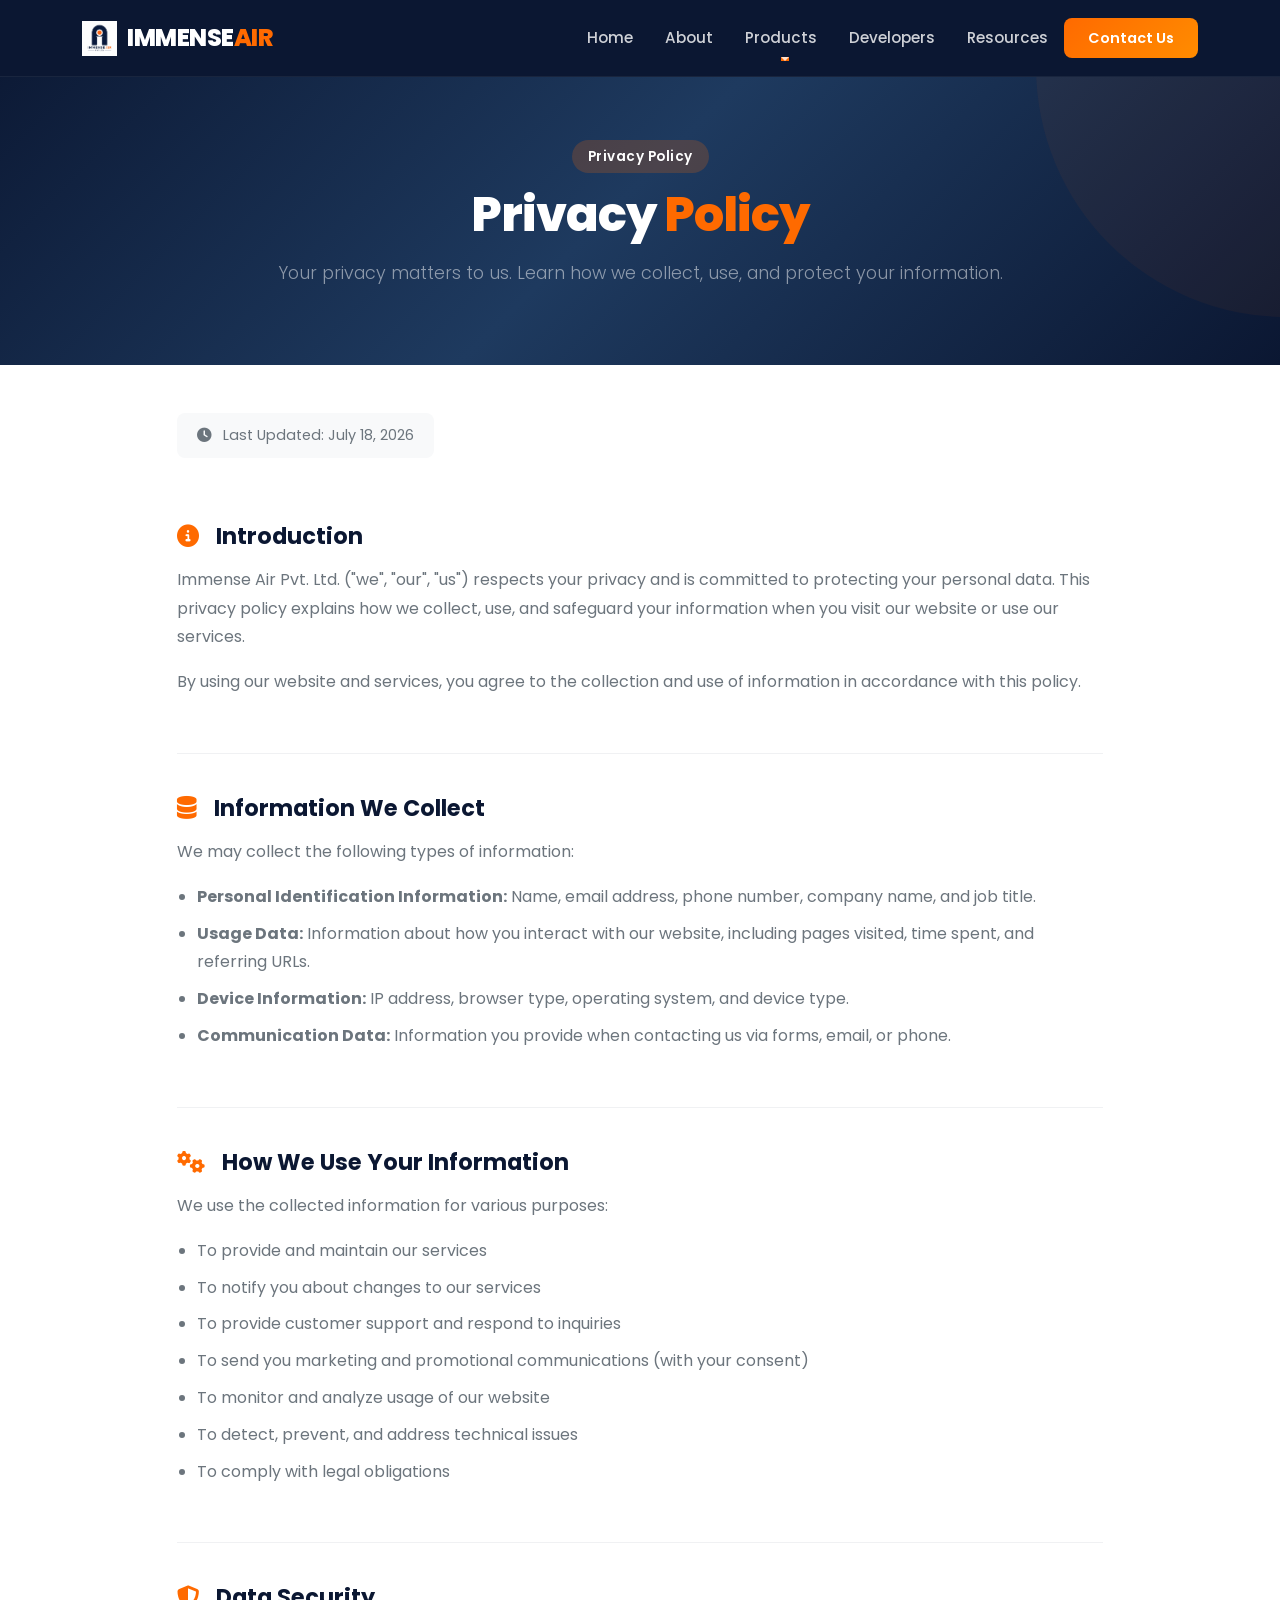
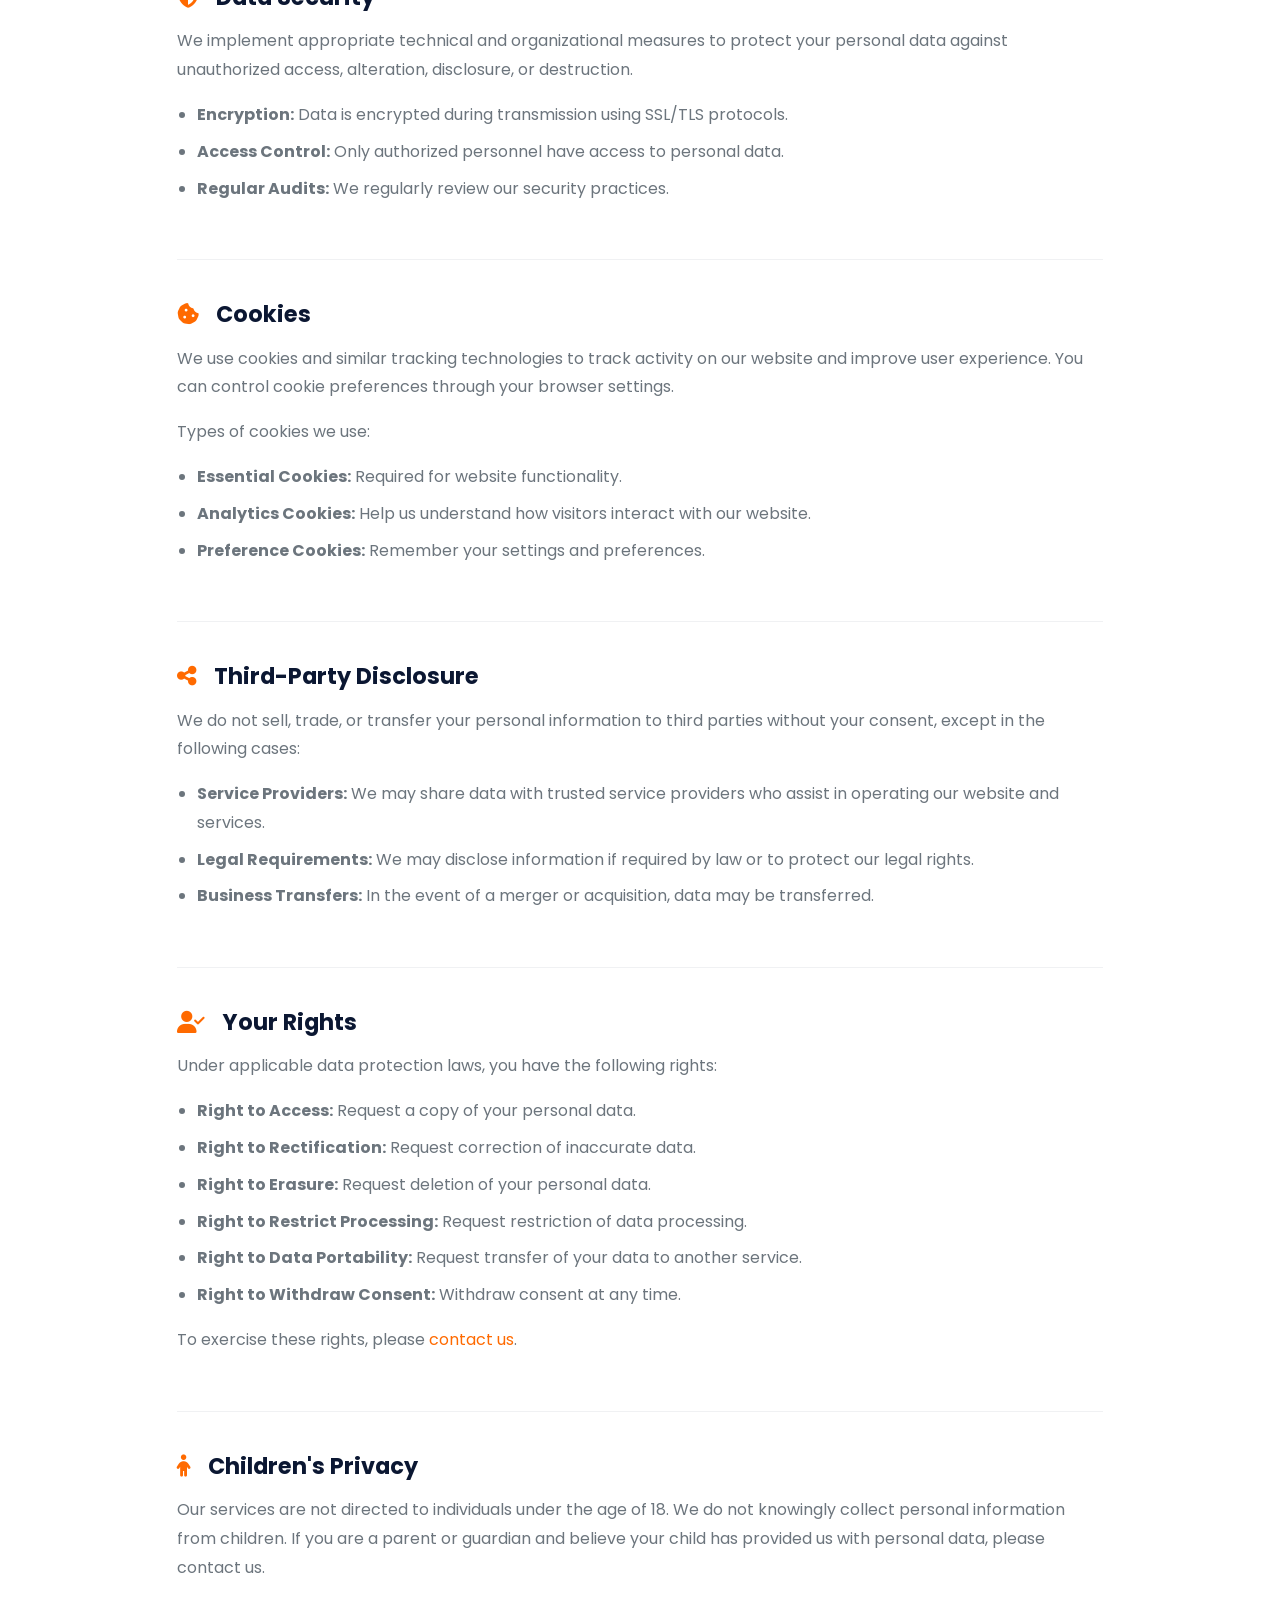
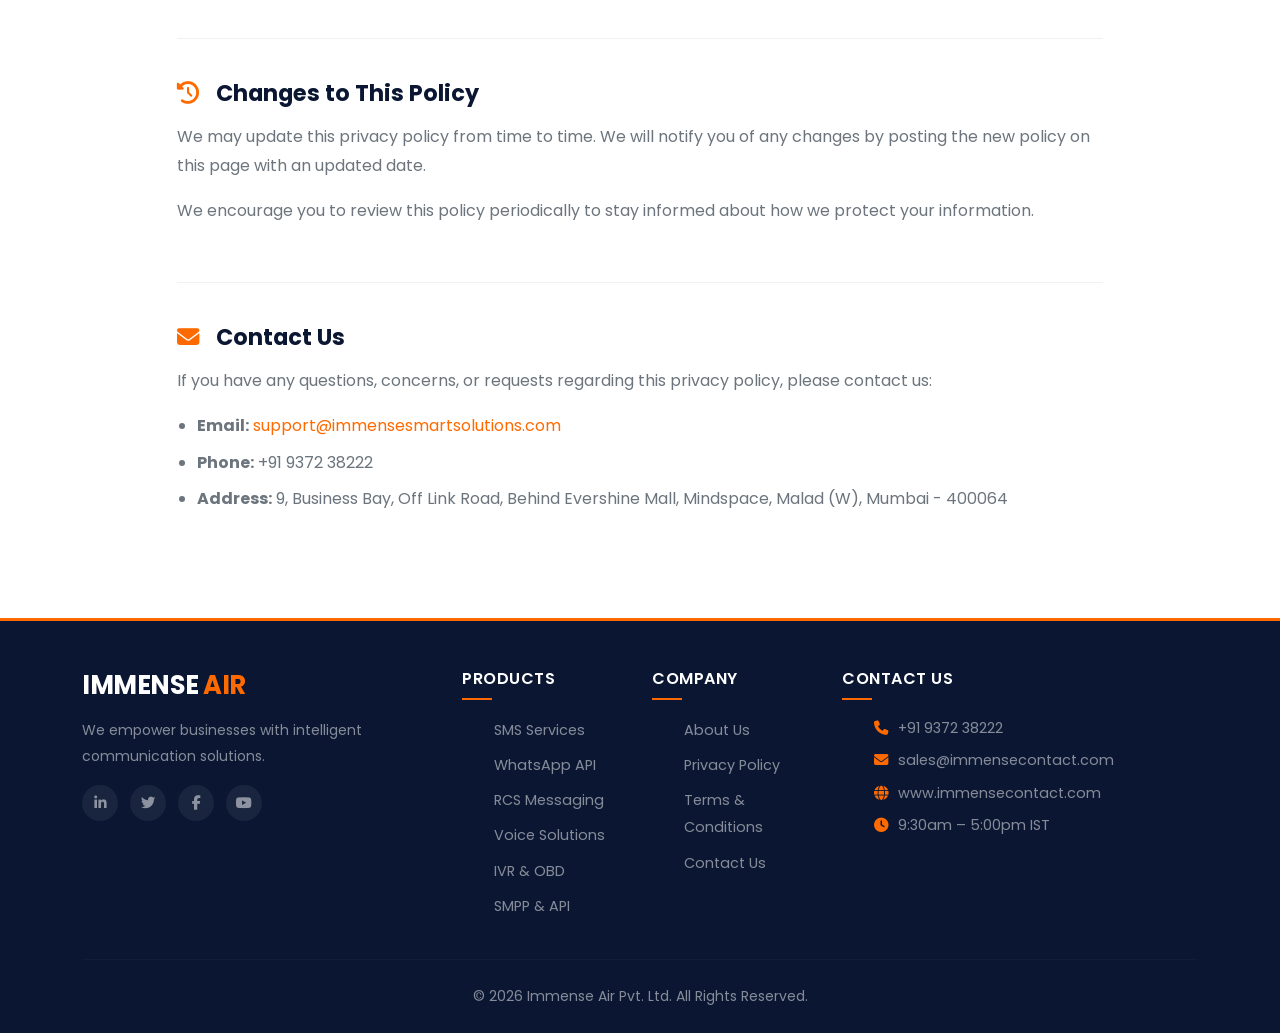
<file: privacy-policy.html>
<!DOCTYPE html>
<html lang="en">
<head>
    <meta charset="UTF-8">
    <meta name="viewport" content="width=device-width, initial-scale=1.0">
    
    <title>Privacy Policy - Immense Air</title>
    
    <meta name="description" content="Privacy Policy for Immense Air Pvt. Ltd. Learn how we collect, use, and protect your personal information.">
    <meta name="robots" content="index, follow">
    
    <link rel="canonical" href="https://immenseair.in/privacy-policy.html">
    
    <!-- Preconnect -->
    <link rel="preconnect" href="https://fonts.googleapis.com">
    <link rel="preconnect" href="https://fonts.gstatic.com" crossorigin>
    
    <!-- Bootstrap 5 CSS -->
    <link href="https://cdn.jsdelivr.net/npm/bootstrap@5.3.0/dist/css/bootstrap.min.css" rel="stylesheet">
    
    <!-- Font Awesome Icons -->
    <link rel="stylesheet" href="https://cdnjs.cloudflare.com/ajax/libs/font-awesome/6.5.0/css/all.min.css">
    
    <!-- Google Font - Poppins -->
    <link href="https://fonts.googleapis.com/css2?family=Poppins:wght@300;400;500;600;700;800;900&display=swap" rel="stylesheet">
    
    <!-- Custom CSS -->
    <link rel="stylesheet" href="assets/css/style.min.css">
    <link rel="stylesheet" href="assets/css/responsive.css">
    
    <!-- Favicon -->
    <link rel="icon" type="image/x-icon" href="assets/images/logo/favicon.ico">
    
    <style>
        .page-hero{background:linear-gradient(135deg,#0B1732 0%,#1E3A5F 50%,#0B1732 100%);padding:140px 0 60px;position:relative;overflow:hidden}
        .page-hero h1{color:#fff;font-size:3rem;font-weight:800}
        .page-hero p{color:rgba(255,255,255,.5);font-size:1.1rem}
        .policy-section{padding:40px 0;border-bottom:1px solid rgba(11,23,50,.06)}
        .policy-section:last-child{border-bottom:none}
        .policy-section h3{color:#0B1732;font-weight:700;font-size:1.4rem;margin-bottom:15px}
        .policy-section h3 i{color:#FF6A00;margin-right:12px}
        .policy-section p{color:#6C757D;line-height:1.8}
        .policy-section ul{color:#6C757D;line-height:1.8;padding-left:20px}
        .policy-section ul li{margin-bottom:8px}
        .last-updated{color:#6C757D;font-size:.9rem;background:#f8f9fa;padding:10px 20px;border-radius:8px;display:inline-block}
        .navbar{background:#0B1732!important;padding:.8rem 0;border-bottom:1px solid rgba(255,255,255,.06)}
        .navbar .navbar-brand{color:#fff!important;font-size:1.5rem;font-weight:800;letter-spacing:-.5px;display:flex;align-items:center;text-decoration:none}
        .navbar .navbar-brand span{color:#FF6A00}
        .navbar .navbar-brand img{height:35px;width:auto;margin-right:10px}
        .navbar .nav-link{color:rgba(255,255,255,.8)!important;font-weight:500;padding:.6rem 1rem!important;text-decoration:none}
        .navbar .nav-link:hover{color:#FF6A00!important}
        .navbar .btn-nav-cta{background:linear-gradient(135deg,#FF6A00 0%,#FF8C00 100%);color:#fff!important;padding:.5rem 1.5rem!important;border-radius:8px;font-weight:600}
        .navbar .btn-nav-cta:hover{transform:translateY(-2px);box-shadow:0 4px 20px rgba(255,106,0,.4)}
        .footer{background:#0B1732!important;border-top:3px solid #FF6A00;padding-top:3rem;padding-bottom:1.5rem;color:#fff}
        .footer a{color:rgba(255,255,255,.5)!important;text-decoration:none;font-size:.9rem}
        .footer a:hover{color:#FF6A00!important}
        .social-link{display:inline-block;width:36px;height:36px;line-height:36px;text-align:center;border-radius:50%;background:rgba(255,255,255,.06);transition:all .3s ease;font-size:14px;color:rgba(255,255,255,.5)!important;text-decoration:none;margin-right:8px}
        .social-link:hover{background:#FF6A00;color:#fff!important;transform:translateY(-3px)}
        .footer-links li{list-style:none;margin-bottom:8px}
        .footer-contact li{list-style:none;color:rgba(255,255,255,.5);font-size:.9rem;margin-bottom:8px}
        .footer-contact li i{width:20px;color:#FF6A00}
        @media(max-width:768px){.page-hero{padding-top:120px!important}.page-hero h1{font-size:2rem}}
    </style>
</head>
<body>

    <!-- ===== HEADER ===== -->
    <header>
        <nav class="navbar navbar-expand-lg fixed-top" id="mainNav">
            <div class="container">
                <a class="navbar-brand" href="index.html">
                    <img src="assets/images/logo/logo.jpg" alt="Immense Air" loading="lazy">
                    IMMENSE <span>AIR</span>
                </a>
                <button class="navbar-toggler" type="button" data-bs-toggle="collapse" data-bs-target="#navbarNav">
                    <span class="navbar-toggler-icon"></span>
                </button>
                <div class="collapse navbar-collapse" id="navbarNav">
                    <ul class="navbar-nav ms-auto align-items-lg-center">
                        <li class="nav-item"><a class="nav-link" href="index.html">Home</a></li>
                        <li class="nav-item"><a class="nav-link" href="about.html">About</a></li>
                        <li class="nav-item dropdown">
                            <a class="nav-link dropdown-toggle" href="#" id="productsDropdown" data-bs-toggle="dropdown">Products</a>
                            <ul class="dropdown-menu">
                                <li><a class="dropdown-item" href="products/bulk-sms.html"><i class="fas fa-sms"></i> Bulk SMS</a></li>
                                <li><a class="dropdown-item" href="products/whatsapp-api.html"><i class="fab fa-whatsapp"></i> WhatsApp API</a></li>
                                <li><a class="dropdown-item" href="products/rcs.html"><i class="fas fa-comment-dots"></i> RCS Messaging</a></li>
                                <li><a class="dropdown-item" href="products/voice.html"><i class="fas fa-phone-alt"></i> Voice Solutions</a></li>
                                <li><a class="dropdown-item" href="products/ivr-obd.html"><i class="fas fa-microphone-alt"></i> IVR / OBD</a></li>
                                <li><a class="dropdown-item" href="products/smpp.html"><i class="fas fa-code"></i> SMPP API</a></li>
                            </ul>
                        </li>
                        <li class="nav-item"><a class="nav-link" href="developers.html">Developers</a></li>
                        <li class="nav-item"><a class="nav-link" href="resources.html">Resources</a></li>
                        <li class="nav-item"><a class="nav-link btn-nav-cta" href="contact.html">Contact Us</a></li>
                    </ul>
                </div>
            </div>
        </nav>
    </header>

    <!-- ===== PAGE HERO ===== -->
    <section class="page-hero">
        <div class="container">
            <div class="row">
                <div class="col-lg-8 mx-auto text-center">
                    <span class="section-badge text-white" style="color:#fff!important;background:rgba(255,106,0,.2);">Privacy Policy</span>
                    <h1 class="text-white">Privacy <span style="color:#FF6A00;">Policy</span></h1>
                    <p class="text-white-50 lead">Your privacy matters to us. Learn how we collect, use, and protect your information.</p>
                </div>
            </div>
        </div>
    </section>

    <!-- ===== CONTENT ===== -->
    <section class="py-5">
        <div class="container">
            <div class="row justify-content-center">
                <div class="col-lg-10">
                    
                    <div class="last-updated mb-4">
                        <i class="fas fa-clock me-2"></i> Last Updated: July 18, 2026
                    </div>

                    <!-- Section 1 -->
                    <div class="policy-section">
                        <h3><i class="fas fa-info-circle"></i> Introduction</h3>
                        <p>Immense Air Pvt. Ltd. ("we", "our", "us") respects your privacy and is committed to protecting your personal data. This privacy policy explains how we collect, use, and safeguard your information when you visit our website or use our services.</p>
                        <p>By using our website and services, you agree to the collection and use of information in accordance with this policy.</p>
                    </div>

                    <!-- Section 2 -->
                    <div class="policy-section">
                        <h3><i class="fas fa-database"></i> Information We Collect</h3>
                        <p>We may collect the following types of information:</p>
                        <ul>
                            <li><strong>Personal Identification Information:</strong> Name, email address, phone number, company name, and job title.</li>
                            <li><strong>Usage Data:</strong> Information about how you interact with our website, including pages visited, time spent, and referring URLs.</li>
                            <li><strong>Device Information:</strong> IP address, browser type, operating system, and device type.</li>
                            <li><strong>Communication Data:</strong> Information you provide when contacting us via forms, email, or phone.</li>
                        </ul>
                    </div>

                    <!-- Section 3 -->
                    <div class="policy-section">
                        <h3><i class="fas fa-cogs"></i> How We Use Your Information</h3>
                        <p>We use the collected information for various purposes:</p>
                        <ul>
                            <li>To provide and maintain our services</li>
                            <li>To notify you about changes to our services</li>
                            <li>To provide customer support and respond to inquiries</li>
                            <li>To send you marketing and promotional communications (with your consent)</li>
                            <li>To monitor and analyze usage of our website</li>
                            <li>To detect, prevent, and address technical issues</li>
                            <li>To comply with legal obligations</li>
                        </ul>
                    </div>

                    <!-- Section 4 -->
                    <div class="policy-section">
                        <h3><i class="fas fa-shield-alt"></i> Data Security</h3>
                        <p>We implement appropriate technical and organizational measures to protect your personal data against unauthorized access, alteration, disclosure, or destruction.</p>
                        <ul>
                            <li><strong>Encryption:</strong> Data is encrypted during transmission using SSL/TLS protocols.</li>
                            <li><strong>Access Control:</strong> Only authorized personnel have access to personal data.</li>
                            <li><strong>Regular Audits:</strong> We regularly review our security practices.</li>
                        </ul>
                    </div>

                    <!-- Section 5 -->
                    <div class="policy-section">
                        <h3><i class="fas fa-cookie-bite"></i> Cookies</h3>
                        <p>We use cookies and similar tracking technologies to track activity on our website and improve user experience. You can control cookie preferences through your browser settings.</p>
                        <p>Types of cookies we use:</p>
                        <ul>
                            <li><strong>Essential Cookies:</strong> Required for website functionality.</li>
                            <li><strong>Analytics Cookies:</strong> Help us understand how visitors interact with our website.</li>
                            <li><strong>Preference Cookies:</strong> Remember your settings and preferences.</li>
                        </ul>
                    </div>

                    <!-- Section 6 -->
                    <div class="policy-section">
                        <h3><i class="fas fa-share-alt"></i> Third-Party Disclosure</h3>
                        <p>We do not sell, trade, or transfer your personal information to third parties without your consent, except in the following cases:</p>
                        <ul>
                            <li><strong>Service Providers:</strong> We may share data with trusted service providers who assist in operating our website and services.</li>
                            <li><strong>Legal Requirements:</strong> We may disclose information if required by law or to protect our legal rights.</li>
                            <li><strong>Business Transfers:</strong> In the event of a merger or acquisition, data may be transferred.</li>
                        </ul>
                    </div>

                    <!-- Section 7 -->
                    <div class="policy-section">
                        <h3><i class="fas fa-user-check"></i> Your Rights</h3>
                        <p>Under applicable data protection laws, you have the following rights:</p>
                        <ul>
                            <li><strong>Right to Access:</strong> Request a copy of your personal data.</li>
                            <li><strong>Right to Rectification:</strong> Request correction of inaccurate data.</li>
                            <li><strong>Right to Erasure:</strong> Request deletion of your personal data.</li>
                            <li><strong>Right to Restrict Processing:</strong> Request restriction of data processing.</li>
                            <li><strong>Right to Data Portability:</strong> Request transfer of your data to another service.</li>
                            <li><strong>Right to Withdraw Consent:</strong> Withdraw consent at any time.</li>
                        </ul>
                        <p>To exercise these rights, please <a href="contact.html" style="color:#FF6A00;">contact us</a>.</p>
                    </div>

                    <!-- Section 8 -->
                    <div class="policy-section">
                        <h3><i class="fas fa-child"></i> Children's Privacy</h3>
                        <p>Our services are not directed to individuals under the age of 18. We do not knowingly collect personal information from children. If you are a parent or guardian and believe your child has provided us with personal data, please contact us.</p>
                    </div>

                    <!-- Section 9 -->
                    <div class="policy-section">
                        <h3><i class="fas fa-history"></i> Changes to This Policy</h3>
                        <p>We may update this privacy policy from time to time. We will notify you of any changes by posting the new policy on this page with an updated date.</p>
                        <p>We encourage you to review this policy periodically to stay informed about how we protect your information.</p>
                    </div>

                    <!-- Section 10 -->
                    <div class="policy-section" style="border-bottom:none;">
                        <h3><i class="fas fa-envelope"></i> Contact Us</h3>
                        <p>If you have any questions, concerns, or requests regarding this privacy policy, please contact us:</p>
                        <ul>
                            <li><strong>Email:</strong> <a href="mailto:support@immensesmartsolutions.com" style="color:#FF6A00;">support@immensesmartsolutions.com</a></li>
                            <li><strong>Phone:</strong> +91 9372 38222</li>
                            <li><strong>Address:</strong> 9, Business Bay, Off Link Road, Behind Evershine Mall, Mindspace, Malad (W), Mumbai - 400064</li>
                        </ul>
                    </div>

                </div>
            </div>
        </div>
    </section>

    <!-- ===== FOOTER ===== -->
    <footer class="footer">
        <div class="container">
            <div class="row g-4">
                <div class="col-lg-4 col-md-6">
                    <h4 style="font-size:1.6rem;font-weight:700;color:#fff;letter-spacing:-.5px;">IMMENSE <span style="color:#FF6A00;">AIR</span></h4>
                    <p style="color:rgba(255,255,255,.5);font-size:.875rem;max-width:350px;margin-top:.75rem;">We empower businesses with intelligent communication solutions.</p>
                    <div class="mt-3">
                        <a href="#" class="social-link"><i class="fab fa-linkedin-in"></i></a>
                        <a href="#" class="social-link"><i class="fab fa-twitter"></i></a>
                        <a href="#" class="social-link"><i class="fab fa-facebook-f"></i></a>
                        <a href="#" class="social-link"><i class="fab fa-youtube"></i></a>
                    </div>
                </div>
                <div class="col-lg-2 col-md-6">
                    <h6 style="font-size:1rem;font-weight:600;color:#fff;text-transform:uppercase;">Products</h6>
                    <ul class="footer-links">
                        <li><a href="products/bulk-sms.html">SMS Services</a></li>
                        <li><a href="products/whatsapp-api.html">WhatsApp API</a></li>
                        <li><a href="products/rcs.html">RCS Messaging</a></li>
                        <li><a href="products/voice.html">Voice Solutions</a></li>
                        <li><a href="products/ivr-obd.html">IVR & OBD</a></li>
                        <li><a href="products/smpp.html">SMPP & API</a></li>
                    </ul>
                </div>
                <div class="col-lg-2 col-md-6">
                    <h6 style="font-size:1rem;font-weight:600;color:#fff;text-transform:uppercase;">Company</h6>
                    <ul class="footer-links">
                        <li><a href="about.html">About Us</a></li>
                        <li><a href="privacy-policy.html">Privacy Policy</a></li>
                        <li><a href="terms.html">Terms & Conditions</a></li>
                        <li><a href="contact.html">Contact Us</a></li>
                    </ul>
                </div>
                <div class="col-lg-4 col-md-6">
                    <h6 style="font-size:1rem;font-weight:600;color:#fff;text-transform:uppercase;">Contact Us</h6>
                    <ul class="footer-contact">
                        <li><i class="fas fa-phone"></i> +91 9372 38222</li>
                        <li><i class="fas fa-envelope"></i> sales@immensecontact.com</li>
                        <li><i class="fas fa-globe"></i> www.immensecontact.com</li>
                        <li><i class="fas fa-clock"></i> 9:30am – 5:00pm IST</li>
                    </ul>
                </div>
            </div>
            <hr style="border-color:rgba(255,255,255,.1);margin:1.5rem 0;">
            <div class="text-center">
                <p style="color:rgba(255,255,255,.5);font-size:.875rem;margin-bottom:0;">&copy; 2026 Immense Air Pvt. Ltd. All Rights Reserved.</p>
            </div>
        </div>
    </footer>

    <!-- ===== SCRIPTS ===== -->
    <script src="https://cdn.jsdelivr.net/npm/bootstrap@5.3.0/dist/js/bootstrap.bundle.min.js"></script>
    <script src="assets/js/main.js"></script>
</body>
</html>
</file>
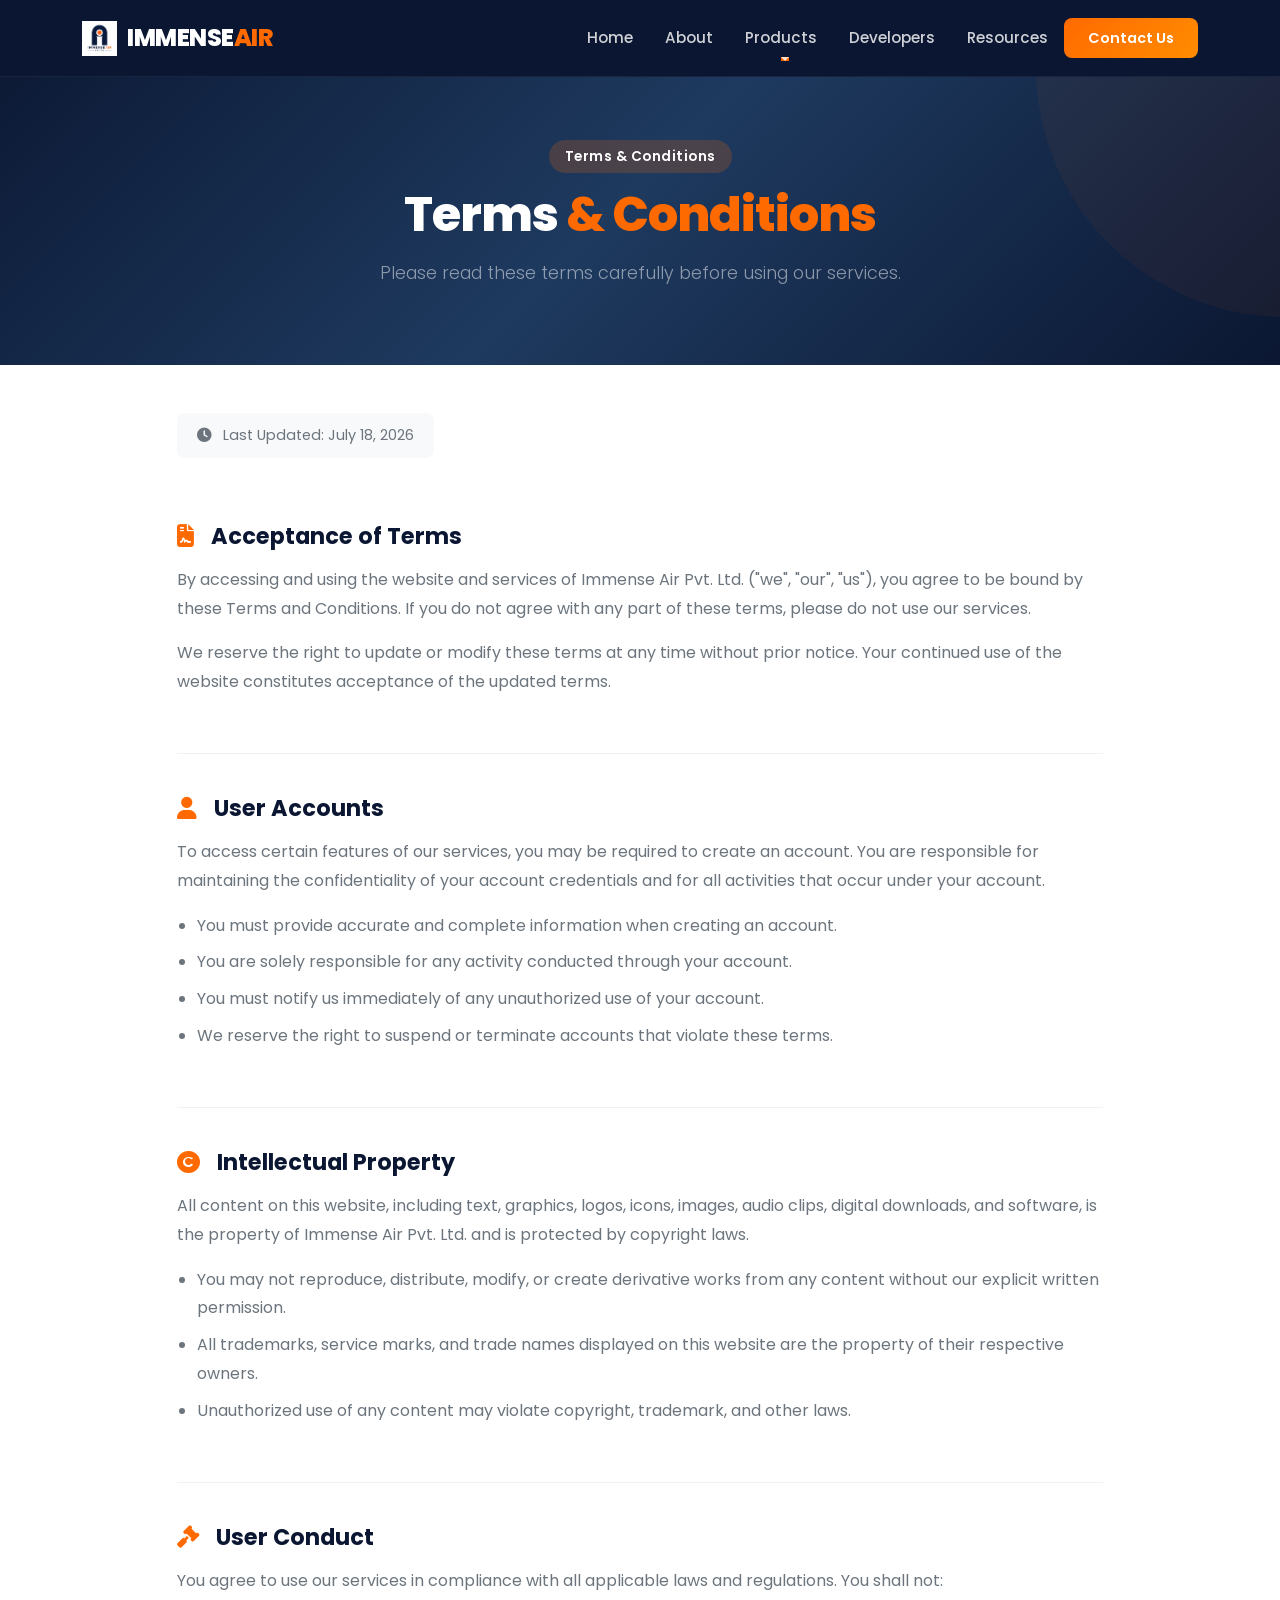
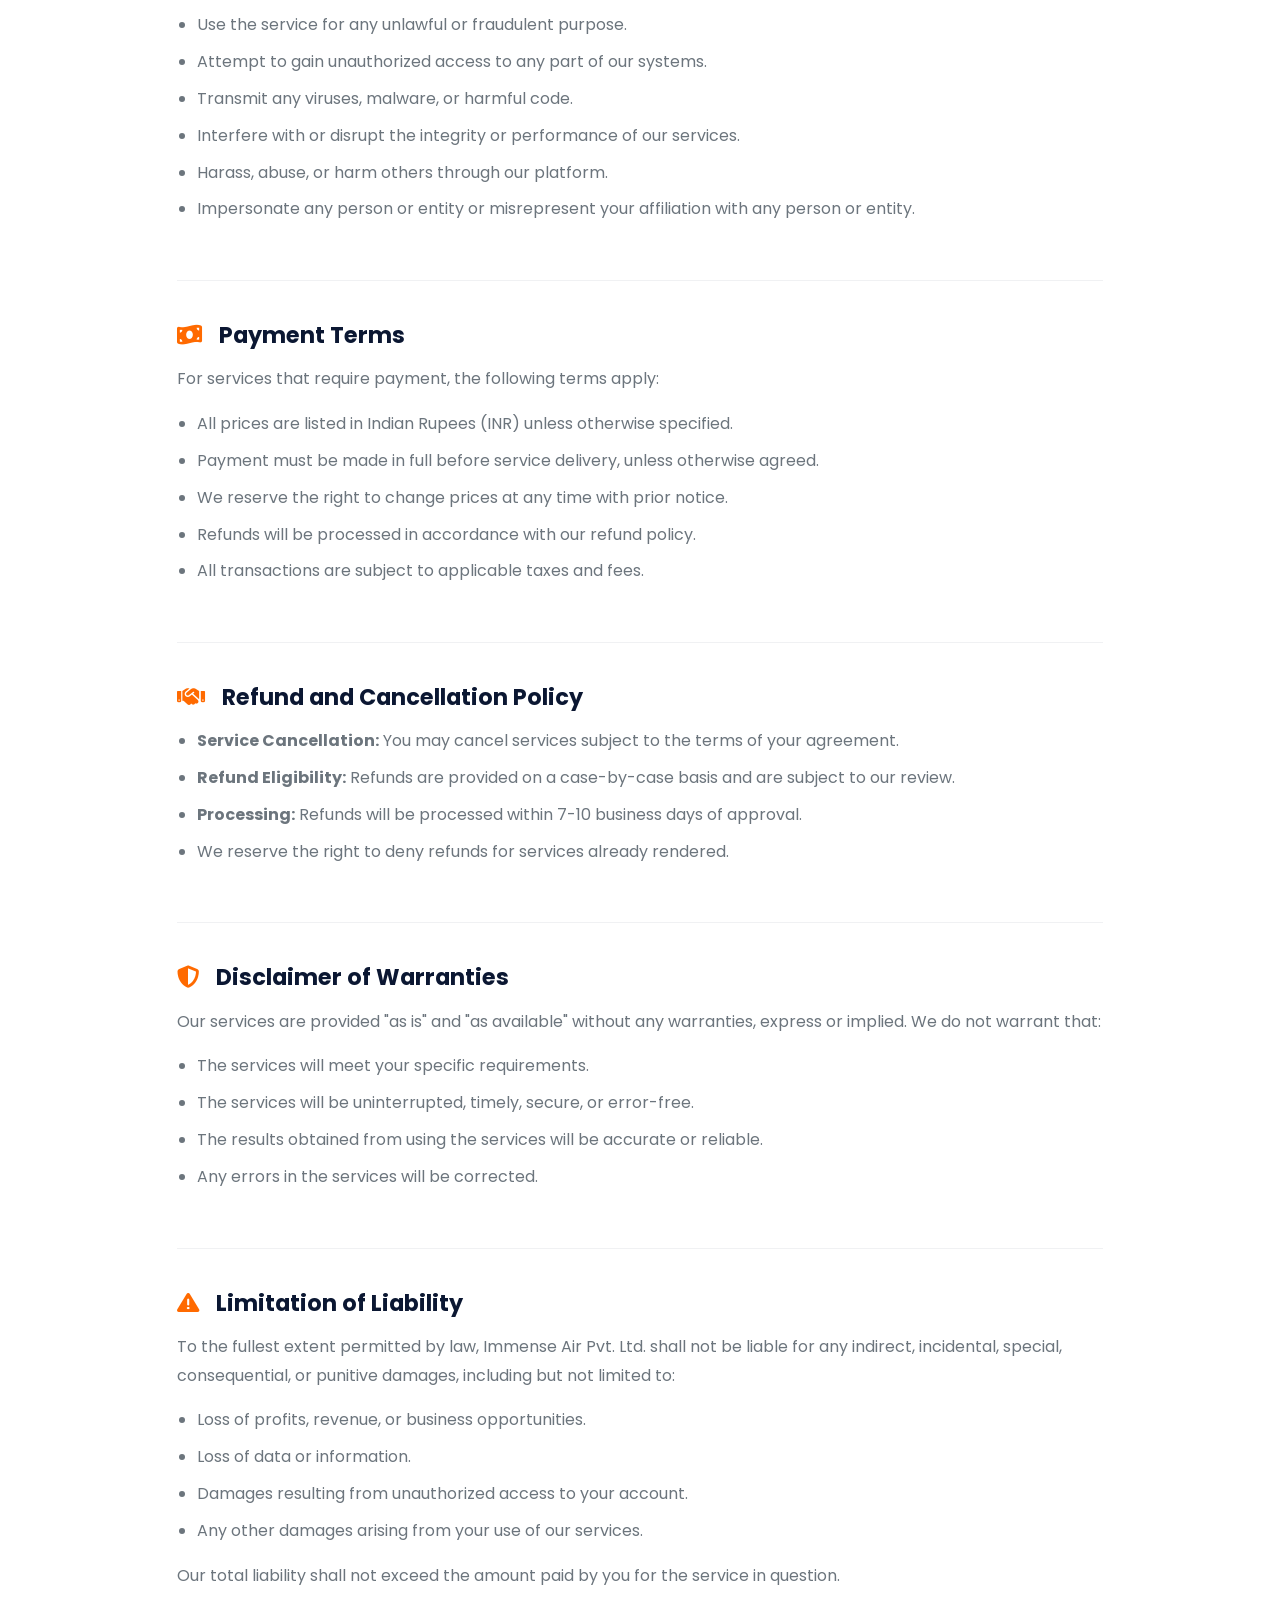
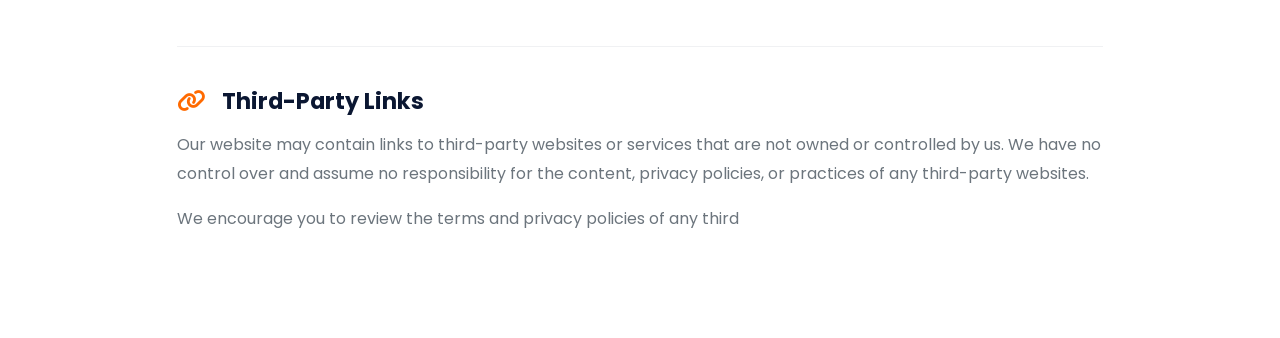
<file: terms.html>
<!DOCTYPE html>
<html lang="en">
<head>
    <meta charset="UTF-8">
    <meta name="viewport" content="width=device-width, initial-scale=1.0">
    
    <title>Terms & Conditions - Immense Air</title>
    
    <meta name="description" content="Terms and Conditions for using Immense Air Pvt. Ltd. services and website.">
    <meta name="robots" content="index, follow">
    
    <link rel="canonical" href="https://immenseair.in/terms.html">
    
    <!-- Preconnect -->
    <link rel="preconnect" href="https://fonts.googleapis.com">
    <link rel="preconnect" href="https://fonts.gstatic.com" crossorigin>
    
    <!-- Bootstrap 5 CSS -->
    <link href="https://cdn.jsdelivr.net/npm/bootstrap@5.3.0/dist/css/bootstrap.min.css" rel="stylesheet">
    
    <!-- Font Awesome Icons -->
    <link rel="stylesheet" href="https://cdnjs.cloudflare.com/ajax/libs/font-awesome/6.5.0/css/all.min.css">
    
    <!-- Google Font - Poppins -->
    <link href="https://fonts.googleapis.com/css2?family=Poppins:wght@300;400;500;600;700;800;900&display=swap" rel="stylesheet">
    
    <!-- Custom CSS -->
    <link rel="stylesheet" href="assets/css/style.min.css">
    <link rel="stylesheet" href="assets/css/responsive.css">
    
    <!-- Favicon -->
    <link rel="icon" type="image/x-icon" href="assets/images/logo/favicon.ico">
    
    <style>
        .page-hero{background:linear-gradient(135deg,#0B1732 0%,#1E3A5F 50%,#0B1732 100%);padding:140px 0 60px;position:relative;overflow:hidden}
        .page-hero h1{color:#fff;font-size:3rem;font-weight:800}
        .page-hero p{color:rgba(255,255,255,.5);font-size:1.1rem}
        .policy-section{padding:40px 0;border-bottom:1px solid rgba(11,23,50,.06)}
        .policy-section:last-child{border-bottom:none}
        .policy-section h3{color:#0B1732;font-weight:700;font-size:1.4rem;margin-bottom:15px}
        .policy-section h3 i{color:#FF6A00;margin-right:12px}
        .policy-section p{color:#6C757D;line-height:1.8}
        .policy-section ul{color:#6C757D;line-height:1.8;padding-left:20px}
        .policy-section ul li{margin-bottom:8px}
        .last-updated{color:#6C757D;font-size:.9rem;background:#f8f9fa;padding:10px 20px;border-radius:8px;display:inline-block}
        .navbar{background:#0B1732!important;padding:.8rem 0;border-bottom:1px solid rgba(255,255,255,.06)}
        .navbar .navbar-brand{color:#fff!important;font-size:1.5rem;font-weight:800;letter-spacing:-.5px;display:flex;align-items:center;text-decoration:none}
        .navbar .navbar-brand span{color:#FF6A00}
        .navbar .navbar-brand img{height:35px;width:auto;margin-right:10px}
        .navbar .nav-link{color:rgba(255,255,255,.8)!important;font-weight:500;padding:.6rem 1rem!important;text-decoration:none}
        .navbar .nav-link:hover{color:#FF6A00!important}
        .navbar .btn-nav-cta{background:linear-gradient(135deg,#FF6A00 0%,#FF8C00 100%);color:#fff!important;padding:.5rem 1.5rem!important;border-radius:8px;font-weight:600}
        .navbar .btn-nav-cta:hover{transform:translateY(-2px);box-shadow:0 4px 20px rgba(255,106,0,.4)}
        .footer{background:#0B1732!important;border-top:3px solid #FF6A00;padding-top:3rem;padding-bottom:1.5rem;color:#fff}
        .footer a{color:rgba(255,255,255,.5)!important;text-decoration:none;font-size:.9rem}
        .footer a:hover{color:#FF6A00!important}
        .social-link{display:inline-block;width:36px;height:36px;line-height:36px;text-align:center;border-radius:50%;background:rgba(255,255,255,.06);transition:all .3s ease;font-size:14px;color:rgba(255,255,255,.5)!important;text-decoration:none;margin-right:8px}
        .social-link:hover{background:#FF6A00;color:#fff!important;transform:translateY(-3px)}
        .footer-links li{list-style:none;margin-bottom:8px}
        .footer-contact li{list-style:none;color:rgba(255,255,255,.5);font-size:.9rem;margin-bottom:8px}
        .footer-contact li i{width:20px;color:#FF6A00}
        @media(max-width:768px){.page-hero{padding-top:120px!important}.page-hero h1{font-size:2rem}}
    </style>
</head>
<body>

    <!-- ===== HEADER ===== -->
    <header>
        <nav class="navbar navbar-expand-lg fixed-top" id="mainNav">
            <div class="container">
                <a class="navbar-brand" href="index.html">
                    <img src="assets/images/logo/logo.jpg" alt="Immense Air" loading="lazy">
                    IMMENSE <span>AIR</span>
                </a>
                <button class="navbar-toggler" type="button" data-bs-toggle="collapse" data-bs-target="#navbarNav">
                    <span class="navbar-toggler-icon"></span>
                </button>
                <div class="collapse navbar-collapse" id="navbarNav">
                    <ul class="navbar-nav ms-auto align-items-lg-center">
                        <li class="nav-item"><a class="nav-link" href="index.html">Home</a></li>
                        <li class="nav-item"><a class="nav-link" href="about.html">About</a></li>
                        <li class="nav-item dropdown">
                            <a class="nav-link dropdown-toggle" href="#" id="productsDropdown" data-bs-toggle="dropdown">Products</a>
                            <ul class="dropdown-menu">
                                <li><a class="dropdown-item" href="products/bulk-sms.html"><i class="fas fa-sms"></i> Bulk SMS</a></li>
                                <li><a class="dropdown-item" href="products/whatsapp-api.html"><i class="fab fa-whatsapp"></i> WhatsApp API</a></li>
                                <li><a class="dropdown-item" href="products/rcs.html"><i class="fas fa-comment-dots"></i> RCS Messaging</a></li>
                                <li><a class="dropdown-item" href="products/voice.html"><i class="fas fa-phone-alt"></i> Voice Solutions</a></li>
                                <li><a class="dropdown-item" href="products/ivr-obd.html"><i class="fas fa-microphone-alt"></i> IVR / OBD</a></li>
                                <li><a class="dropdown-item" href="products/smpp.html"><i class="fas fa-code"></i> SMPP API</a></li>
                            </ul>
                        </li>
                        <li class="nav-item"><a class="nav-link" href="developers.html">Developers</a></li>
                        <li class="nav-item"><a class="nav-link" href="resources.html">Resources</a></li>
                        <li class="nav-item"><a class="nav-link btn-nav-cta" href="contact.html">Contact Us</a></li>
                    </ul>
                </div>
            </div>
        </nav>
    </header>

    <!-- ===== PAGE HERO ===== -->
    <section class="page-hero">
        <div class="container">
            <div class="row">
                <div class="col-lg-8 mx-auto text-center">
                    <span class="section-badge text-white" style="color:#fff!important;background:rgba(255,106,0,.2);">Terms & Conditions</span>
                    <h1 class="text-white">Terms <span style="color:#FF6A00;">& Conditions</span></h1>
                    <p class="text-white-50 lead">Please read these terms carefully before using our services.</p>
                </div>
            </div>
        </div>
    </section>

    <!-- ===== CONTENT ===== -->
    <section class="py-5">
        <div class="container">
            <div class="row justify-content-center">
                <div class="col-lg-10">
                    
                    <div class="last-updated mb-4">
                        <i class="fas fa-clock me-2"></i> Last Updated: July 18, 2026
                    </div>

                    <!-- Section 1 -->
                    <div class="policy-section">
                        <h3><i class="fas fa-file-contract"></i> Acceptance of Terms</h3>
                        <p>By accessing and using the website and services of Immense Air Pvt. Ltd. ("we", "our", "us"), you agree to be bound by these Terms and Conditions. If you do not agree with any part of these terms, please do not use our services.</p>
                        <p>We reserve the right to update or modify these terms at any time without prior notice. Your continued use of the website constitutes acceptance of the updated terms.</p>
                    </div>

                    <!-- Section 2 -->
                    <div class="policy-section">
                        <h3><i class="fas fa-user"></i> User Accounts</h3>
                        <p>To access certain features of our services, you may be required to create an account. You are responsible for maintaining the confidentiality of your account credentials and for all activities that occur under your account.</p>
                        <ul>
                            <li>You must provide accurate and complete information when creating an account.</li>
                            <li>You are solely responsible for any activity conducted through your account.</li>
                            <li>You must notify us immediately of any unauthorized use of your account.</li>
                            <li>We reserve the right to suspend or terminate accounts that violate these terms.</li>
                        </ul>
                    </div>

                    <!-- Section 3 -->
                    <div class="policy-section">
                        <h3><i class="fas fa-copyright"></i> Intellectual Property</h3>
                        <p>All content on this website, including text, graphics, logos, icons, images, audio clips, digital downloads, and software, is the property of Immense Air Pvt. Ltd. and is protected by copyright laws.</p>
                        <ul>
                            <li>You may not reproduce, distribute, modify, or create derivative works from any content without our explicit written permission.</li>
                            <li>All trademarks, service marks, and trade names displayed on this website are the property of their respective owners.</li>
                            <li>Unauthorized use of any content may violate copyright, trademark, and other laws.</li>
                        </ul>
                    </div>

                    <!-- Section 4 -->
                    <div class="policy-section">
                        <h3><i class="fas fa-gavel"></i> User Conduct</h3>
                        <p>You agree to use our services in compliance with all applicable laws and regulations. You shall not:</p>
                        <ul>
                            <li>Use the service for any unlawful or fraudulent purpose.</li>
                            <li>Attempt to gain unauthorized access to any part of our systems.</li>
                            <li>Transmit any viruses, malware, or harmful code.</li>
                            <li>Interfere with or disrupt the integrity or performance of our services.</li>
                            <li>Harass, abuse, or harm others through our platform.</li>
                            <li>Impersonate any person or entity or misrepresent your affiliation with any person or entity.</li>
                        </ul>
                    </div>

                    <!-- Section 5 -->
                    <div class="policy-section">
                        <h3><i class="fas fa-money-bill-wave"></i> Payment Terms</h3>
                        <p>For services that require payment, the following terms apply:</p>
                        <ul>
                            <li>All prices are listed in Indian Rupees (INR) unless otherwise specified.</li>
                            <li>Payment must be made in full before service delivery, unless otherwise agreed.</li>
                            <li>We reserve the right to change prices at any time with prior notice.</li>
                            <li>Refunds will be processed in accordance with our refund policy.</li>
                            <li>All transactions are subject to applicable taxes and fees.</li>
                        </ul>
                    </div>

                    <!-- Section 6 -->
                    <div class="policy-section">
                        <h3><i class="fas fa-handshake"></i> Refund and Cancellation Policy</h3>
                        <ul>
                            <li><strong>Service Cancellation:</strong> You may cancel services subject to the terms of your agreement.</li>
                            <li><strong>Refund Eligibility:</strong> Refunds are provided on a case-by-case basis and are subject to our review.</li>
                            <li><strong>Processing:</strong> Refunds will be processed within 7-10 business days of approval.</li>
                            <li>We reserve the right to deny refunds for services already rendered.</li>
                        </ul>
                    </div>

                    <!-- Section 7 -->
                    <div class="policy-section">
                        <h3><i class="fas fa-shield-alt"></i> Disclaimer of Warranties</h3>
                        <p>Our services are provided "as is" and "as available" without any warranties, express or implied. We do not warrant that:</p>
                        <ul>
                            <li>The services will meet your specific requirements.</li>
                            <li>The services will be uninterrupted, timely, secure, or error-free.</li>
                            <li>The results obtained from using the services will be accurate or reliable.</li>
                            <li>Any errors in the services will be corrected.</li>
                        </ul>
                    </div>

                    <!-- Section 8 -->
                    <div class="policy-section">
                        <h3><i class="fas fa-exclamation-triangle"></i> Limitation of Liability</h3>
                        <p>To the fullest extent permitted by law, Immense Air Pvt. Ltd. shall not be liable for any indirect, incidental, special, consequential, or punitive damages, including but not limited to:</p>
                        <ul>
                            <li>Loss of profits, revenue, or business opportunities.</li>
                            <li>Loss of data or information.</li>
                            <li>Damages resulting from unauthorized access to your account.</li>
                            <li>Any other damages arising from your use of our services.</li>
                        </ul>
                        <p>Our total liability shall not exceed the amount paid by you for the service in question.</p>
                    </div>

                    <!-- Section 9 -->
                    <div class="policy-section">
                        <h3><i class="fas fa-link"></i> Third-Party Links</h3>
                        <p>Our website may contain links to third-party websites or services that are not owned or controlled by us. We have no control over and assume no responsibility for the content, privacy policies, or practices of any third-party websites.</p>
                        <p>We encourage you to review the terms and privacy policies of any third
</file>
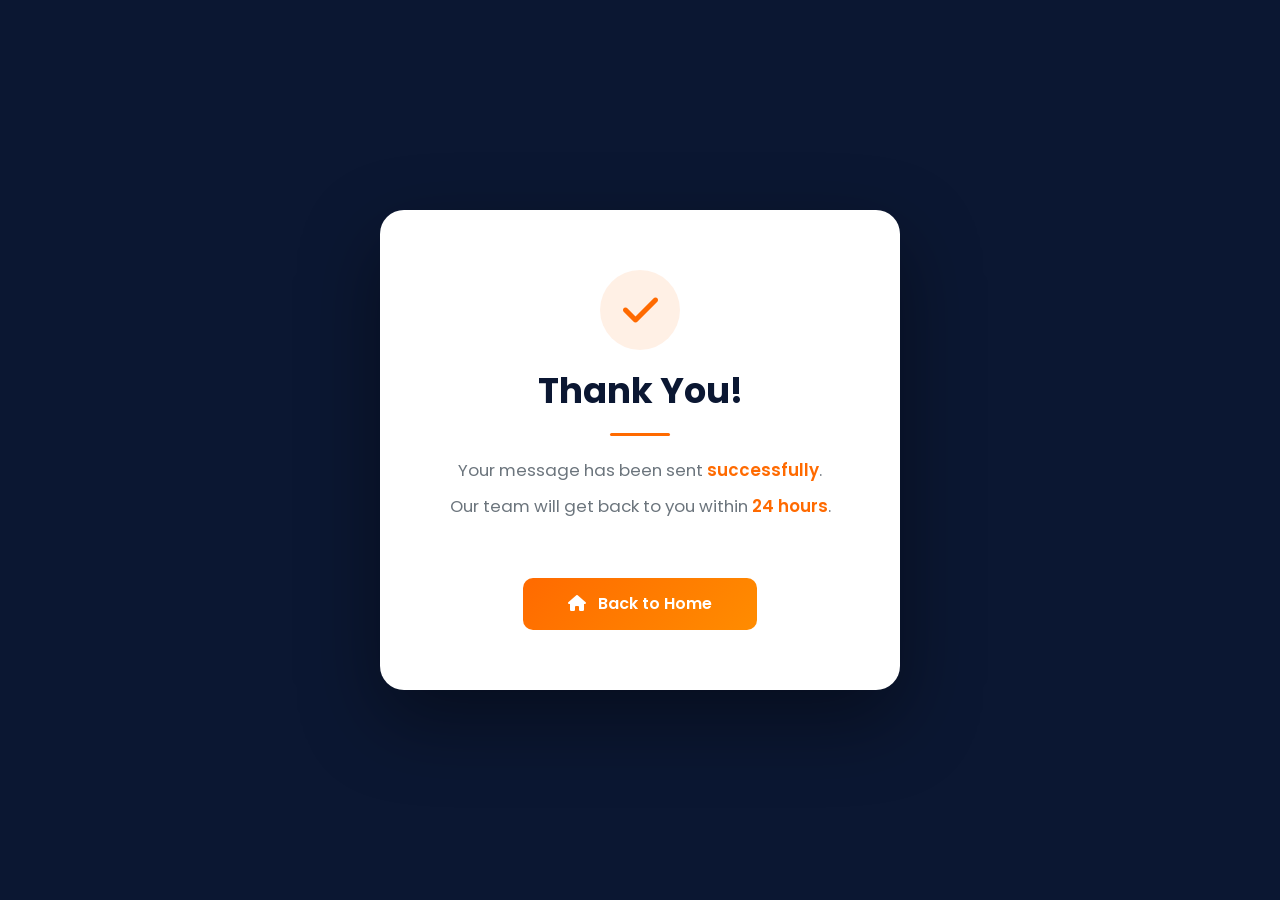
<file: thankyou.html>
<!DOCTYPE html>
<html lang="en">
<head>
    <meta charset="UTF-8">
    <meta name="viewport" content="width=device-width, initial-scale=1.0">
    <title>Thank You - Immense Air</title>
    
    <link href="https://cdn.jsdelivr.net/npm/bootstrap@5.3.0/dist/css/bootstrap.min.css" rel="stylesheet">
    <link rel="stylesheet" href="https://cdnjs.cloudflare.com/ajax/libs/font-awesome/6.5.0/css/all.min.css">
    <link href="https://fonts.googleapis.com/css2?family=Poppins:wght@300;400;500;600;700;800;900&display=swap" rel="stylesheet">
    
    <style>
        * {
            margin: 0;
            padding: 0;
            box-sizing: border-box;
        }
        body {
            font-family: 'Poppins', sans-serif;
            background: #0B1732;
            display: flex;
            align-items: center;
            justify-content: center;
            min-height: 100vh;
            margin: 0;
        }
        .thankyou-card {
            background: #fff;
            padding: 60px 50px;
            border-radius: 24px;
            text-align: center;
            max-width: 520px;
            width: 90%;
            box-shadow: 0 30px 80px rgba(0,0,0,0.4);
            animation: fadeIn 0.8s ease;
        }
        @keyframes fadeIn {
            from { opacity: 0; transform: translateY(-30px); }
            to { opacity: 1; transform: translateY(0); }
        }
        .thankyou-card .icon {
            font-size: 80px;
            color: #FF6A00;
            margin-bottom: 20px;
            display: block;
        }
        .thankyou-card .checkmark {
            width: 80px;
            height: 80px;
            background: rgba(255, 106, 0, 0.1);
            border-radius: 50%;
            display: flex;
            align-items: center;
            justify-content: center;
            margin: 0 auto 20px;
        }
        .thankyou-card .checkmark i {
            font-size: 40px;
            color: #FF6A00;
        }
        .thankyou-card h1 {
            font-size: 2.2rem;
            font-weight: 700;
            color: #0B1732;
            margin-bottom: 12px;
        }
        .thankyou-card p {
            color: #6C757D;
            font-size: 1.05rem;
            line-height: 1.7;
            margin-bottom: 8px;
        }
        .thankyou-card .highlight {
            color: #FF6A00;
            font-weight: 600;
        }
        .thankyou-card .btn {
            background: linear-gradient(135deg, #FF6A00, #FF8C00);
            color: #fff;
            padding: 14px 45px;
            border-radius: 10px;
            font-weight: 600;
            font-size: 1rem;
            text-decoration: none;
            display: inline-block;
            margin-top: 25px;
            transition: all 0.3s ease;
            border: none;
            cursor: pointer;
        }
        .thankyou-card .btn:hover {
            transform: translateY(-3px);
            box-shadow: 0 10px 30px rgba(255, 106, 0, 0.4);
            color: #fff;
        }
        .thankyou-card .btn i {
            margin-right: 8px;
        }
        .thankyou-card .divider {
            width: 60px;
            height: 3px;
            background: #FF6A00;
            margin: 20px auto;
            border-radius: 2px;
        }
        @media (max-width: 480px) {
            .thankyou-card {
                padding: 40px 25px;
            }
            .thankyou-card h1 {
                font-size: 1.6rem;
            }
            .thankyou-card p {
                font-size: 0.95rem;
            }
            .thankyou-card .btn {
                padding: 12px 30px;
                font-size: 0.9rem;
            }
        }
    </style>
</head>
<body>
    <div class="thankyou-card">
        <div class="checkmark">
            <i class="fas fa-check"></i>
        </div>
        <h1>Thank You!</h1>
        <div class="divider"></div>
        <p>Your message has been sent <span class="highlight">successfully</span>.</p>
        <p>Our team will get back to you within <span class="highlight">24 hours</span>.</p>
        <br>
        <a href="index.html" class="btn">
            <i class="fas fa-home"></i> Back to Home
        </a>
    </div>
</body>
</html>
</file>
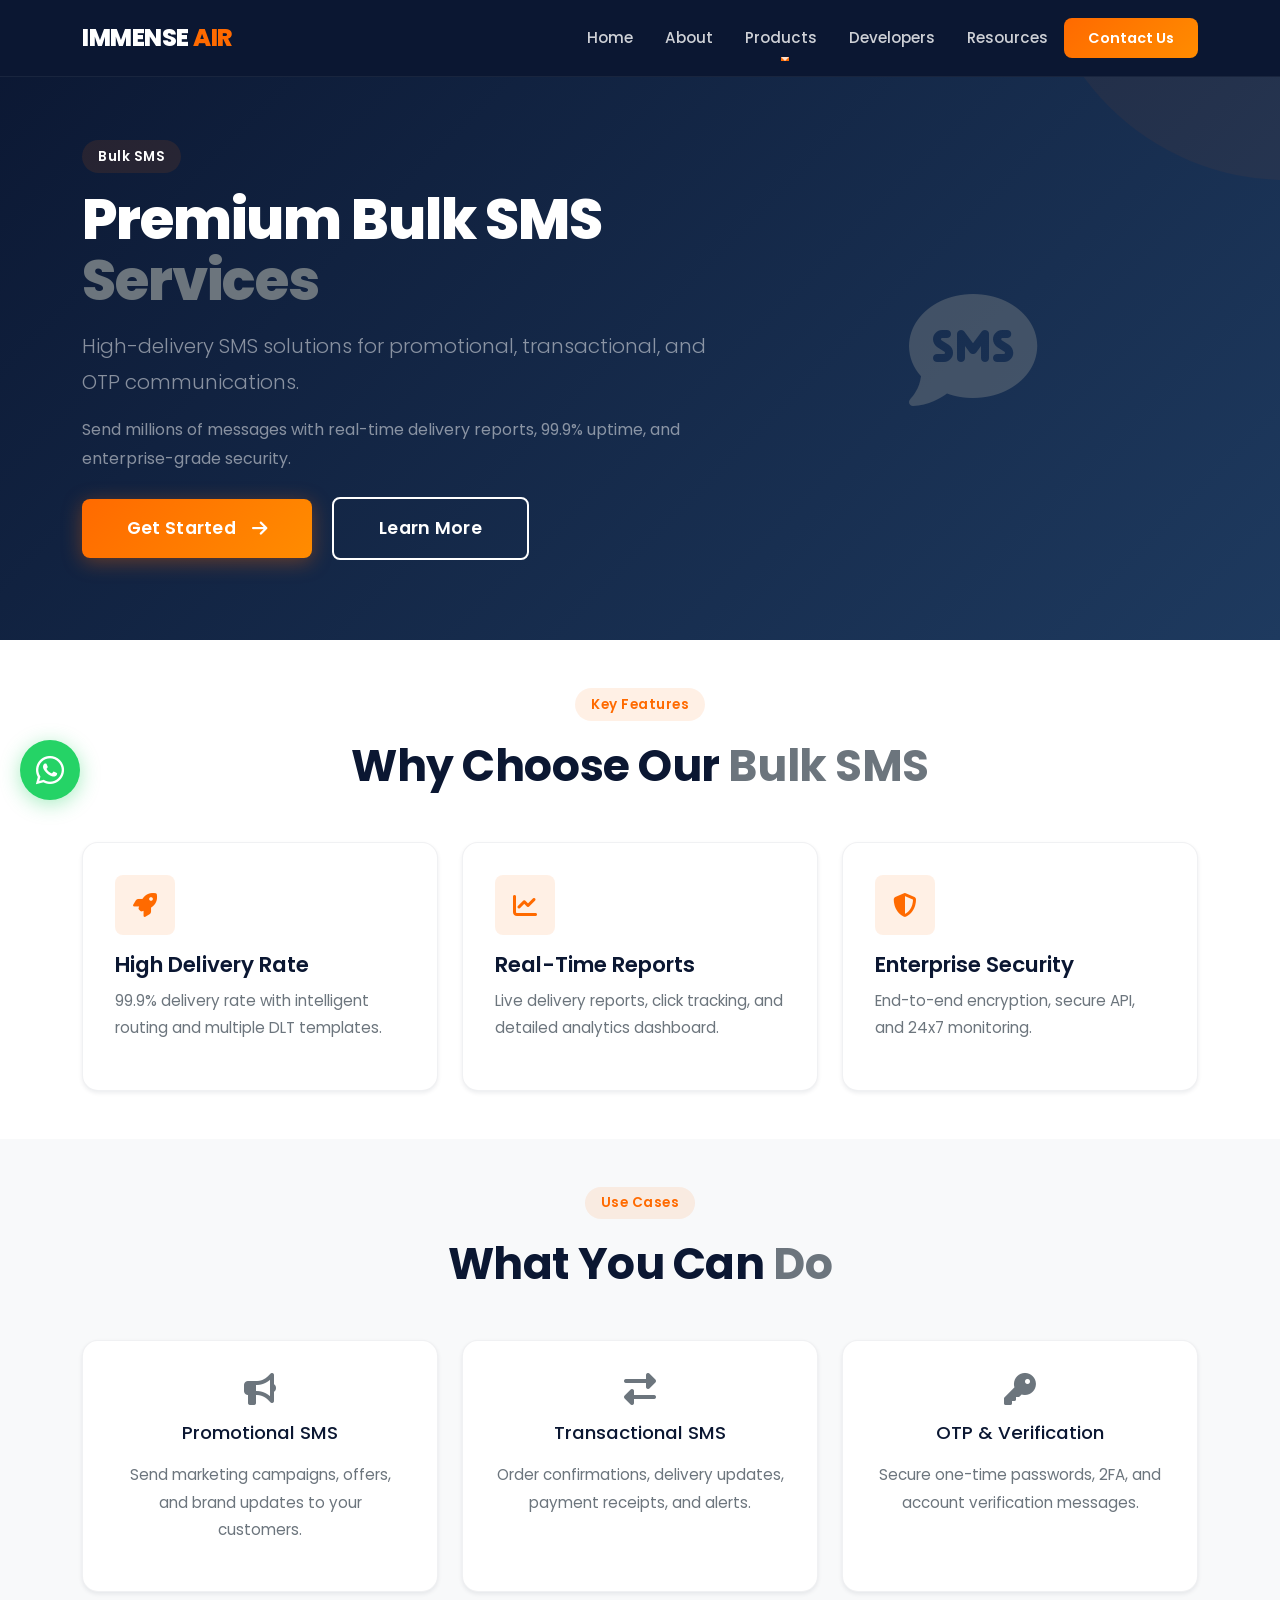
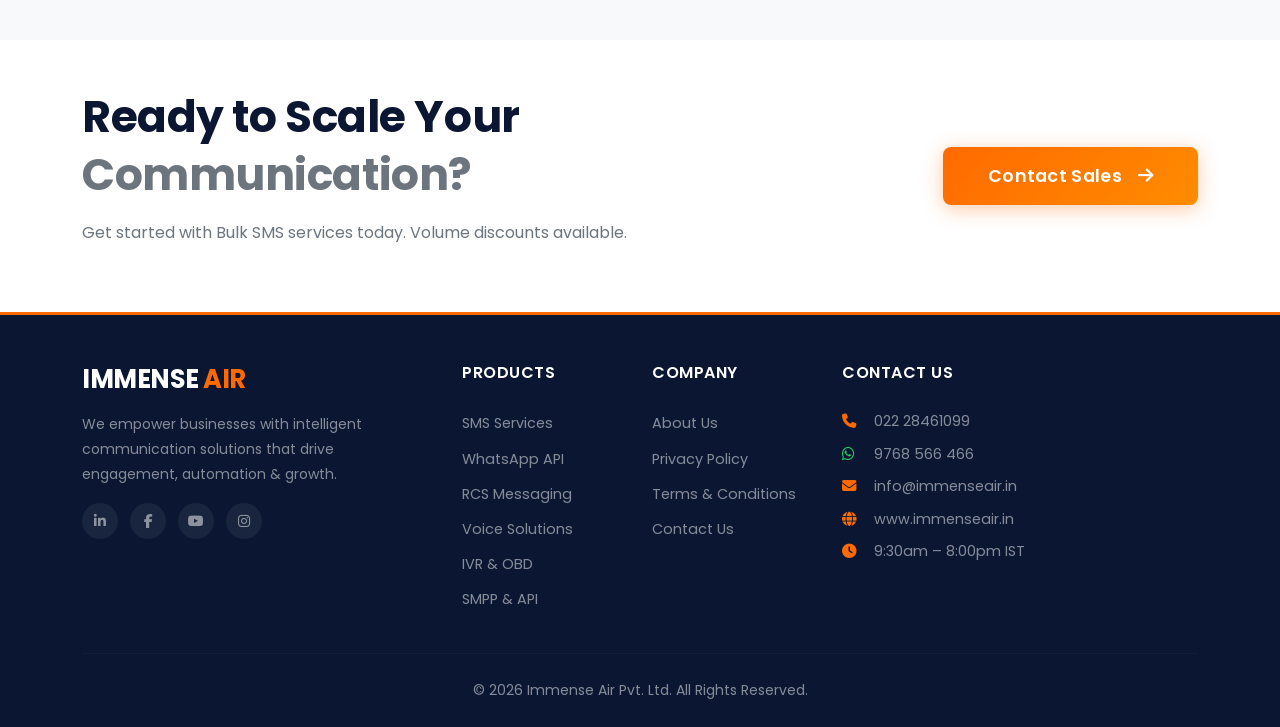
<file: products/bulk-sms.html>
<!DOCTYPE html>
<html lang="en">
<head>
    <meta charset="UTF-8">
    <meta name="viewport" content="width=device-width, initial-scale=1.0">
    
    <!-- Page Title -->
    <title>Bulk SMS Services - Immense Air | Enterprise Communication Platform</title>
    
    <!-- SEO Meta Tags -->
    <meta name="description" content="Premium Bulk SMS services with high delivery, real-time reports & 99.9% uptime. Send promotional, transactional & OTP SMS at scale.">
    <meta name="keywords" content="bulk sms, bulk sms service, promotional sms, transactional sms, otp sms, sms gateway, sms api">
    <meta name="robots" content="index, follow">
    
    <!-- Open Graph Tags -->
    <meta property="og:title" content="Bulk SMS Services - Immense Air">
    <meta property="og:description" content="Premium Bulk SMS services with high delivery, real-time reports & 99.9% uptime.">
    <meta property="og:type" content="website">
    
    <!-- Canonical URL -->
    <link rel="canonical" href="https://www.immenseair.com/products/bulk-sms.html">
    
    <!-- Bootstrap 5 CSS -->
    <link href="https://cdn.jsdelivr.net/npm/bootstrap@5.3.0/dist/css/bootstrap.min.css" rel="stylesheet">
    
    <!-- Font Awesome Icons -->
    <link rel="stylesheet" href="https://cdnjs.cloudflare.com/ajax/libs/font-awesome/6.5.0/css/all.min.css">
    
    <!-- Google Font - Poppins -->
    <link href="https://fonts.googleapis.com/css2?family=Poppins:wght@300;400;500;600;700;800;900&display=swap" rel="stylesheet">
    
    <!-- Custom CSS -->
    <link rel="stylesheet" href="../assets/css/style.css">
    <link rel="stylesheet" href="../assets/css/bulk-sms.css">
    <link rel="stylesheet" href="../assets/css/responsive.css">
    
    <!-- Favicon -->
    <link rel="icon" type="image/x-icon" href="../assets/images/logo/favicon.ico">
</head>
<body>

    <!-- ============================================
         HEADER / NAVBAR
         ============================================ -->
    <header>
        <nav class="navbar navbar-expand-lg fixed-top" id="mainNav">
            <div class="container">
                <a class="navbar-brand" href="../index.html">
                    IMMENSE <span>AIR</span>
                </a>
                <button class="navbar-toggler" type="button" data-bs-toggle="collapse" data-bs-target="#navbarNav" 
                        aria-controls="navbarNav" aria-expanded="false" aria-label="Toggle navigation">
                    <span class="navbar-toggler-icon"></span>
                </button>
                <div class="collapse navbar-collapse" id="navbarNav">
                    <ul class="navbar-nav ms-auto align-items-lg-center">
                        <li class="nav-item">
                            <a class="nav-link" href="../index.html">Home</a>
                        </li>
                        <li class="nav-item">
                            <a class="nav-link" href="../about.html">About</a>
                        </li>
                        <li class="nav-item dropdown">
                            <a class="nav-link dropdown-toggle active" href="#" id="productsDropdown" 
                               role="button" data-bs-toggle="dropdown" aria-expanded="false">
                                Products
                            </a>
                            <ul class="dropdown-menu" aria-labelledby="productsDropdown">
                                <li><a class="dropdown-item active" href="bulk-sms.html">
                                    <i class="fas fa-sms"></i> Bulk SMS
                                </a></li>
                                <li><a class="dropdown-item" href="whatsapp-api.html">
                                    <i class="fab fa-whatsapp"></i> WhatsApp API
                                </a></li>
                                <li><a class="dropdown-item" href="rcs.html">
                                    <i class="fas fa-comment-dots"></i> RCS Messaging
                                </a></li>
                                <li><a class="dropdown-item" href="voice.html">
                                    <i class="fas fa-phone-alt"></i> Voice Solutions
                                </a></li>
                                <li><a class="dropdown-item" href="ivr-obd.html">
                                    <i class="fas fa-microphone-alt"></i> IVR / OBD
                                </a></li>
                                <li><a class="dropdown-item" href="smpp.html">
                                    <i class="fas fa-code"></i> SMPP API
                                </a></li>
                            </ul>
                        </li>
                        <li class="nav-item">
                            <a class="nav-link" href="../developers.html">Developers</a>
                        </li>
                        <li class="nav-item">
                            <a class="nav-link" href="../resources.html">Resources</a>
                        </li>
                        <li class="nav-item">
                            <a class="nav-link btn-nav-cta" href="../contact.html">Contact Us</a>
                        </li>
                    </ul>
                </div>
            </div>
        </nav>
    </header>

    <!-- ============================================
         PAGE CONTENT - BULK SMS
         ============================================ -->
    <main>

        <!-- ===== PRODUCT HERO ===== -->
        <section class="product-hero" style="padding-top: 140px; padding-bottom: 80px; background: var(--gradient-primary);">
            <div class="container">
                <div class="row align-items-center">
                    <div class="col-lg-7">
                        <span class="section-badge text-white">Bulk SMS</span>
                        <h1 class="text-white">Premium Bulk SMS <br><span class="text-secondary">Services</span></h1>
                        <p class="text-white-50 lead">
                            High-delivery SMS solutions for promotional, transactional, and OTP communications.
                        </p>
                        <p class="text-white-50">
                            Send millions of messages with real-time delivery reports, 99.9% uptime, 
                            and enterprise-grade security.
                        </p>
                        <div class="mt-4">
                            <a href="../contact.html" class="btn btn-primary-custom btn-lg me-3">
                                Get Started <i class="fas fa-arrow-right ms-2"></i>
                            </a>
                            <a href="#features" class="btn btn-secondary-custom btn-lg">
                                Learn More
                            </a>
                        </div>
                    </div>
                    <div class="col-lg-5 text-center">
                        <i class="fas fa-sms fa-8x text-secondary opacity-50"></i>
                    </div>
                </div>
            </div>
        </section>

        <!-- ===== KEY FEATURES ===== -->
        <section class="py-5" id="features">
            <div class="container">
                <div class="text-center mb-5">
                    <span class="section-badge">Key Features</span>
                    <h2 class="section-title">Why Choose Our <span class="text-secondary">Bulk SMS</span></h2>
                </div>
                <div class="row g-4">
                    <div class="col-lg-4 col-md-6">
                        <div class="card-custom">
                            <div class="card-icon"><i class="fas fa-rocket"></i></div>
                            <h4>High Delivery Rate</h4>
                            <p>99.9% delivery rate with intelligent routing and multiple DLT templates.</p>
                        </div>
                    </div>
                    <div class="col-lg-4 col-md-6">
                        <div class="card-custom">
                            <div class="card-icon"><i class="fas fa-chart-line"></i></div>
                            <h4>Real-Time Reports</h4>
                            <p>Live delivery reports, click tracking, and detailed analytics dashboard.</p>
                        </div>
                    </div>
                    <div class="col-lg-4 col-md-6">
                        <div class="card-custom">
                            <div class="card-icon"><i class="fas fa-shield-alt"></i></div>
                            <h4>Enterprise Security</h4>
                            <p>End-to-end encryption, secure API, and 24x7 monitoring.</p>
                        </div>
                    </div>
                </div>
            </div>
        </section>

        <!-- ===== USE CASES ===== -->
        <section class="py-5 bg-light-gray">
            <div class="container">
                <div class="text-center mb-5">
                    <span class="section-badge">Use Cases</span>
                    <h2 class="section-title">What You Can <span class="text-secondary">Do</span></h2>
                </div>
                <div class="row g-4">
                    <div class="col-lg-4 col-md-6">
                        <div class="card-custom text-center">
                            <i class="fas fa-bullhorn fa-2x text-secondary mb-3"></i>
                            <h5>Promotional SMS</h5>
                            <p>Send marketing campaigns, offers, and brand updates to your customers.</p>
                        </div>
                    </div>
                    <div class="col-lg-4 col-md-6">
                        <div class="card-custom text-center">
                            <i class="fas fa-exchange-alt fa-2x text-secondary mb-3"></i>
                            <h5>Transactional SMS</h5>
                            <p>Order confirmations, delivery updates, payment receipts, and alerts.</p>
                        </div>
                    </div>
                    <div class="col-lg-4 col-md-6">
                        <div class="card-custom text-center">
                            <i class="fas fa-key fa-2x text-secondary mb-3"></i>
                            <h5>OTP & Verification</h5>
                            <p>Secure one-time passwords, 2FA, and account verification messages.</p>
                        </div>
                    </div>
                </div>
            </div>
        </section>

        <!-- ===== PRICING / CTA ===== -->
        <section class="py-5">
            <div class="container">
                <div class="row align-items-center">
                    <div class="col-lg-8">
                        <h2>Ready to Scale Your <br><span class="text-secondary">Communication?</span></h2>
                        <p class="text-gray">Get started with Bulk SMS services today. Volume discounts available.</p>
                    </div>
                    <div class="col-lg-4 text-lg-end">
                        <a href="../contact.html" class="btn btn-primary-custom btn-lg">
                            Contact Sales <i class="fas fa-arrow-right ms-2"></i>
                        </a>
                    </div>
                </div>
            </div>
        </section>

    </main>

    <!-- ============================================
         FOOTER
         ============================================ -->
       <!-- ============================================
         FOOTER - IMMENSE AIR
         ============================================ -->
    <footer style="background:#0B1732!important;border-top:3px solid #FF6A00;padding-top:3rem;padding-bottom:1.5rem;color:#fff;">
        <div class="container">
            <div class="row g-4">
                <!-- Company Info -->
                <div class="col-lg-4 col-md-6">
                    <h4 style="font-size:1.6rem;font-weight:700;color:#fff;letter-spacing:-.5px;">IMMENSE <span style="color:#FF6A00;">AIR</span></h4>
                    <p style="color:rgba(255,255,255,.5);font-size:.875rem;max-width:350px;margin-top:.75rem;">
                        We empower businesses with intelligent communication solutions that drive engagement, 
                        automation & growth.
                    </p>
                    <div class="mt-3">
                        <a href="https://in.linkedin.com/company/immense-smart-solutions" target="_blank" class="social-link" style="display:inline-block;width:36px;height:36px;line-height:36px;text-align:center;border-radius:50%;background:rgba(255,255,255,.06);transition:all .3s ease;font-size:14px;color:rgba(255,255,255,.5)!important;text-decoration:none;margin-right:8px;"><i class="fab fa-linkedin-in"></i></a>
                        <a href="https://www.facebook.com/immensesmartsolutions/" target="_blank" class="social-link" style="display:inline-block;width:36px;height:36px;line-height:36px;text-align:center;border-radius:50%;background:rgba(255,255,255,.06);transition:all .3s ease;font-size:14px;color:rgba(255,255,255,.5)!important;text-decoration:none;margin-right:8px;"><i class="fab fa-facebook-f"></i></a>
                        <a href="https://www.youtube.com/@immensesmartsolutions" target="_blank" class="social-link" style="display:inline-block;width:36px;height:36px;line-height:36px;text-align:center;border-radius:50%;background:rgba(255,255,255,.06);transition:all .3s ease;font-size:14px;color:rgba(255,255,255,.5)!important;text-decoration:none;margin-right:8px;"><i class="fab fa-youtube"></i></a>
                        <a href="https://www.instagram.com/immense_smart_solutions/" target="_blank" class="social-link" style="display:inline-block;width:36px;height:36px;line-height:36px;text-align:center;border-radius:50%;background:rgba(255,255,255,.06);transition:all .3s ease;font-size:14px;color:rgba(255,255,255,.5)!important;text-decoration:none;"><i class="fab fa-instagram"></i></a>
                    </div>
                </div>

                <!-- Products Links -->
                <div class="col-lg-2 col-md-6">
                    <h6 style="font-size:1rem;font-weight:600;color:#fff;text-transform:uppercase;letter-spacing:.5px;position:relative;padding-bottom:10px;">Products</h6>
                    <ul style="list-style:none;padding-left:0;">
                        <li style="margin-bottom:8px;"><a href="products/bulk-sms.html" style="color:rgba(255,255,255,.5)!important;text-decoration:none;font-size:.9rem;">SMS Services</a></li>
                        <li style="margin-bottom:8px;"><a href="products/whatsapp-api.html" style="color:rgba(255,255,255,.5)!important;text-decoration:none;font-size:.9rem;">WhatsApp API</a></li>
                        <li style="margin-bottom:8px;"><a href="products/rcs.html" style="color:rgba(255,255,255,.5)!important;text-decoration:none;font-size:.9rem;">RCS Messaging</a></li>
                        <li style="margin-bottom:8px;"><a href="products/voice.html" style="color:rgba(255,255,255,.5)!important;text-decoration:none;font-size:.9rem;">Voice Solutions</a></li>
                        <li style="margin-bottom:8px;"><a href="products/ivr-obd.html" style="color:rgba(255,255,255,.5)!important;text-decoration:none;font-size:.9rem;">IVR & OBD</a></li>
                        <li style="margin-bottom:8px;"><a href="products/smpp.html" style="color:rgba(255,255,255,.5)!important;text-decoration:none;font-size:.9rem;">SMPP & API</a></li>
                    </ul>
                </div>

                <!-- Company Links -->
                <div class="col-lg-2 col-md-6">
                    <h6 style="font-size:1rem;font-weight:600;color:#fff;text-transform:uppercase;letter-spacing:.5px;position:relative;padding-bottom:10px;">Company</h6>
                    <ul style="list-style:none;padding-left:0;">
                        <li style="margin-bottom:8px;"><a href="about.html" style="color:rgba(255,255,255,.5)!important;text-decoration:none;font-size:.9rem;">About Us</a></li>
                        <li style="margin-bottom:8px;"><a href="privacy-policy.html" style="color:rgba(255,255,255,.5)!important;text-decoration:none;font-size:.9rem;">Privacy Policy</a></li>
                        <li style="margin-bottom:8px;"><a href="terms.html" style="color:rgba(255,255,255,.5)!important;text-decoration:none;font-size:.9rem;">Terms & Conditions</a></li>
                        <li style="margin-bottom:8px;"><a href="contact.html" style="color:rgba(255,255,255,.5)!important;text-decoration:none;font-size:.9rem;">Contact Us</a></li>
                    </ul>
                </div>

                <!-- Contact Info -->
                <div class="col-lg-4 col-md-6">
                    <h6 style="font-size:1rem;font-weight:600;color:#fff;text-transform:uppercase;letter-spacing:.5px;position:relative;padding-bottom:10px;">Contact Us</h6>
                    <ul style="list-style:none;padding-left:0;">
                        <li style="color:rgba(255,255,255,.5);font-size:.9rem;margin-bottom:8px;">
                            <a href="tel:02228461099" style="color:rgba(255,255,255,.5)!important;text-decoration:none;">
                                <i class="fas fa-phone me-2" style="color:#FF6A00;width:20px;"></i> 022 28461099
                            </a>
                        </li>
                        <li style="color:rgba(255,255,255,.5);font-size:.9rem;margin-bottom:8px;">
                            <a href="https://wa.me/919768566466" target="_blank" style="color:rgba(255,255,255,.5)!important;text-decoration:none;">
                                <i class="fab fa-whatsapp me-2" style="color:#25D366;width:20px;"></i> 9768 566 466
                            </a>
                        </li>
                        <li style="color:rgba(255,255,255,.5);font-size:.9rem;margin-bottom:8px;">
                            <a href="mailto:info@immenseair.in?subject=Enquiry%20from%20Immense%20Air%20Website&body=Hello%20Immense%20Air%20Team%2C%0A%0AI%20would%20like%20to%20know%20more%20about%20your%20services.%0A%0AThanks" 
                               style="color:rgba(255,255,255,.5)!important;text-decoration:none;">
                                <i class="fas fa-envelope me-2" style="color:#FF6A00;width:20px;"></i> info@immenseair.in
                            </a>
                        </li>
                        <li style="color:rgba(255,255,255,.5);font-size:.9rem;margin-bottom:8px;">
                            <a href="https://www.immenseair.in" target="_blank" style="color:rgba(255,255,255,.5)!important;text-decoration:none;">
                                <i class="fas fa-globe me-2" style="color:#FF6A00;width:20px;"></i> www.immenseair.in
                            </a>
                        </li>
                        <li style="color:rgba(255,255,255,.5);font-size:.9rem;">
                            <i class="fas fa-clock me-2" style="color:#FF6A00;width:20px;"></i> 9:30am – 8:00pm IST
                        </li>
                    </ul>
                </div>
            </div>
            <hr style="border-color:rgba(255,255,255,.1);margin:1.5rem 0;">
            <div class="text-center">
                <p style="color:rgba(255,255,255,.5);font-size:.875rem;margin-bottom:0;">
                    &copy; 2026 Immense Air Pvt. Ltd. All Rights Reserved. 
                
                </p>
            </div>
        </div>
    </footer>

    <!-- ============================================
         FLOATING WHATSAPP BUTTON
         ============================================ -->
    <a href="https://wa.me/919768566466" target="_blank" 
       style="position:fixed;left:20px;bottom:100px;z-index:9999;background:#25D366;color:#fff;width:60px;height:60px;border-radius:50%;display:flex;align-items:center;justify-content:center;font-size:32px;box-shadow:0 4px 20px rgba(37,211,102,0.4);transition:all 0.3s ease;text-decoration:none;"
       onmouseover="this.style.transform='scale(1.1)';this.style.boxShadow='0 8px 30px rgba(37,211,102,0.6)';"
       onmouseout="this.style.transform='scale(1)';this.style.boxShadow='0 4px 20px rgba(37,211,102,0.4)';"
       aria-label="Chat on WhatsApp">
        <i class="fab fa-whatsapp"></i>
    </a>

    <!-- ============================================
         SCRIPTS
         ============================================ -->
    <script src="https://cdn.jsdelivr.net/npm/bootstrap@5.3.0/dist/js/bootstrap.bundle.min.js"></script>
    <script src="../assets/js/main.js"></script>
</body>
</html>
</file>
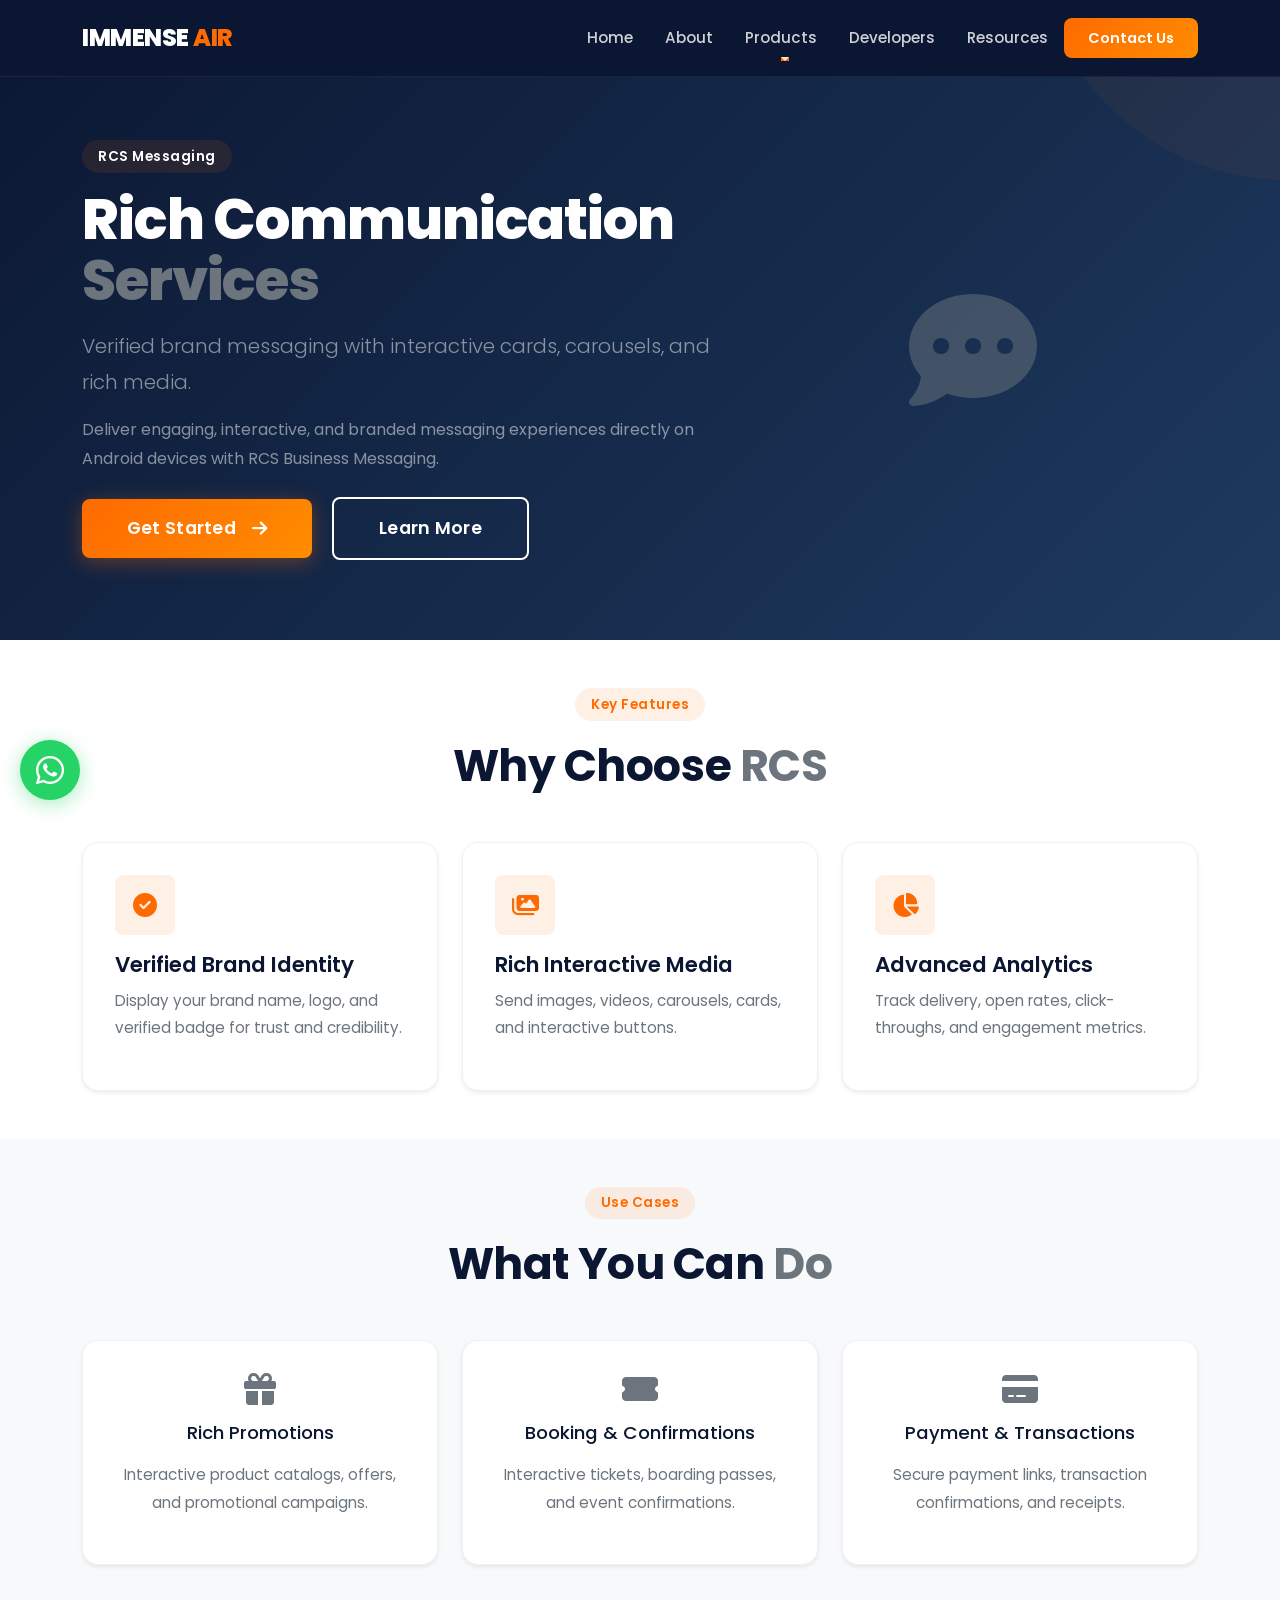
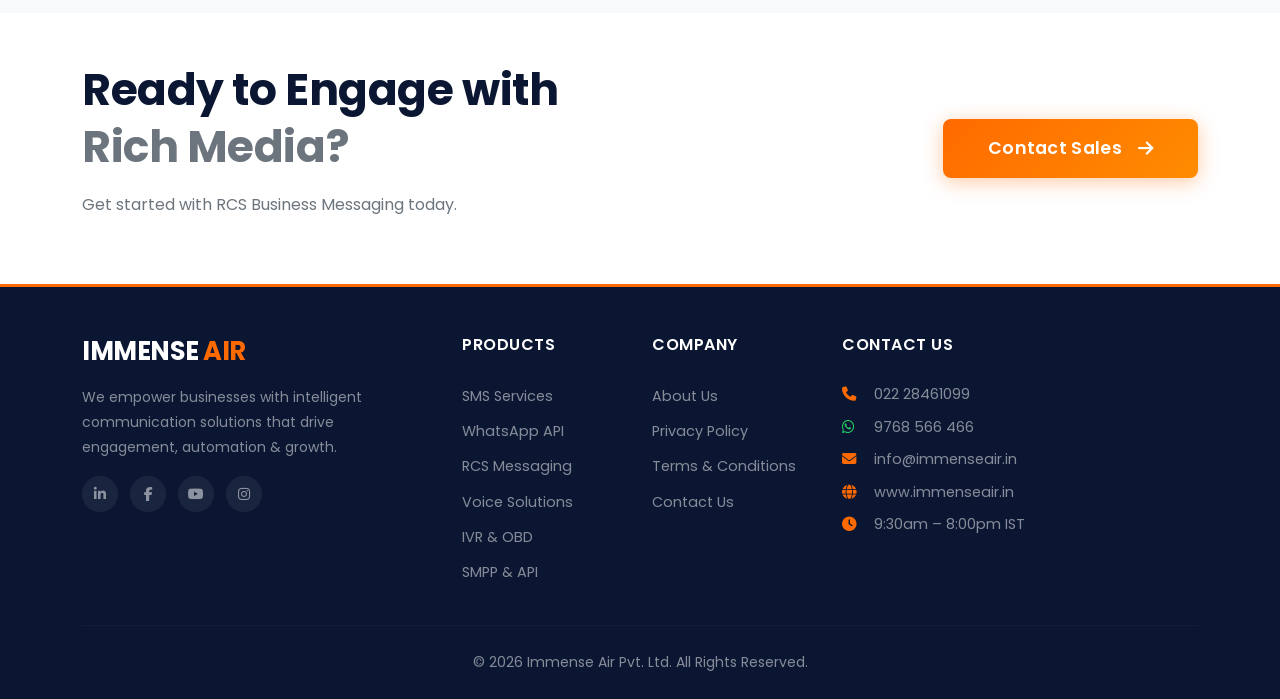
<file: products/rcs.html>
<!DOCTYPE html>
<html lang="en">
<head>
    <meta charset="UTF-8">
    <meta name="viewport" content="width=device-width, initial-scale=1.0">
    
    <!-- Page Title -->
    <title>RCS Messaging - Immense Air | Enterprise Communication Platform</title>
    
    <!-- SEO Meta Tags -->
    <meta name="description" content="Rich Communication Services (RCS) with verified brand, interactive cards, carousels, and rich media for enterprise messaging.">
    <meta name="keywords" content="rcs messaging, rich communication services, rcs business messaging, interactive messaging, branded messaging">
    <meta name="robots" content="index, follow">
    
    <!-- Open Graph Tags -->
    <meta property="og:title" content="RCS Messaging - Immense Air">
    <meta property="og:description" content="Rich Communication Services with verified brand, interactive cards & more.">
    <meta property="og:type" content="website">
    
    <!-- Canonical URL -->
    <link rel="canonical" href="https://www.immenseair.com/products/rcs.html">
    
    <!-- Bootstrap 5 CSS -->
    <link href="https://cdn.jsdelivr.net/npm/bootstrap@5.3.0/dist/css/bootstrap.min.css" rel="stylesheet">
    
    <!-- Font Awesome Icons -->
    <link rel="stylesheet" href="https://cdnjs.cloudflare.com/ajax/libs/font-awesome/6.5.0/css/all.min.css">
    
    <!-- Google Font - Poppins -->
    <link href="https://fonts.googleapis.com/css2?family=Poppins:wght@300;400;500;600;700;800;900&display=swap" rel="stylesheet">
    
    <!-- Custom CSS -->
    <link rel="stylesheet" href="../assets/css/style.css">
    <link rel="stylesheet" href="../assets/css/rcs.css">
    <link rel="stylesheet" href="../assets/css/responsive.css">
    
    <!-- Favicon -->
    <link rel="icon" type="image/x-icon" href="../assets/images/logo/favicon.ico">
</head>
<body>

    <!-- ============================================
         HEADER / NAVBAR
         ============================================ -->
    <header>
        <nav class="navbar navbar-expand-lg fixed-top" id="mainNav">
            <div class="container">
                <a class="navbar-brand" href="../index.html">
                    IMMENSE <span>AIR</span>
                </a>
                <button class="navbar-toggler" type="button" data-bs-toggle="collapse" data-bs-target="#navbarNav" 
                        aria-controls="navbarNav" aria-expanded="false" aria-label="Toggle navigation">
                    <span class="navbar-toggler-icon"></span>
                </button>
                <div class="collapse navbar-collapse" id="navbarNav">
                    <ul class="navbar-nav ms-auto align-items-lg-center">
                        <li class="nav-item">
                            <a class="nav-link" href="../index.html">Home</a>
                        </li>
                        <li class="nav-item">
                            <a class="nav-link" href="../about.html">About</a>
                        </li>
                        <li class="nav-item dropdown">
                            <a class="nav-link dropdown-toggle active" href="#" id="productsDropdown" 
                               role="button" data-bs-toggle="dropdown" aria-expanded="false">
                                Products
                            </a>
                            <ul class="dropdown-menu" aria-labelledby="productsDropdown">
                                <li><a class="dropdown-item" href="bulk-sms.html">
                                    <i class="fas fa-sms"></i> Bulk SMS
                                </a></li>
                                <li><a class="dropdown-item" href="whatsapp-api.html">
                                    <i class="fab fa-whatsapp"></i> WhatsApp API
                                </a></li>
                                <li><a class="dropdown-item active" href="rcs.html">
                                    <i class="fas fa-comment-dots"></i> RCS Messaging
                                </a></li>
                                <li><a class="dropdown-item" href="voice.html">
                                    <i class="fas fa-phone-alt"></i> Voice Solutions
                                </a></li>
                                <li><a class="dropdown-item" href="ivr-obd.html">
                                    <i class="fas fa-microphone-alt"></i> IVR / OBD
                                </a></li>
                                <li><a class="dropdown-item" href="smpp.html">
                                    <i class="fas fa-code"></i> SMPP API
                                </a></li>
                            </ul>
                        </li>
                        <li class="nav-item">
                            <a class="nav-link" href="../developers.html">Developers</a>
                        </li>
                        <li class="nav-item">
                            <a class="nav-link" href="../resources.html">Resources</a>
                        </li>
                        <li class="nav-item">
                            <a class="nav-link btn-nav-cta" href="../contact.html">Contact Us</a>
                        </li>
                    </ul>
                </div>
            </div>
        </nav>
    </header>

    <!-- ============================================
         PAGE CONTENT - RCS MESSAGING
         ============================================ -->
    <main>

        <!-- ===== PRODUCT HERO ===== -->
        <section class="product-hero" style="padding-top: 140px; padding-bottom: 80px; background: var(--gradient-primary);">
            <div class="container">
                <div class="row align-items-center">
                    <div class="col-lg-7">
                        <span class="section-badge text-white">RCS Messaging</span>
                        <h1 class="text-white">Rich Communication <br><span class="text-secondary">Services</span></h1>
                        <p class="text-white-50 lead">
                            Verified brand messaging with interactive cards, carousels, and rich media.
                        </p>
                        <p class="text-white-50">
                            Deliver engaging, interactive, and branded messaging experiences directly 
                            on Android devices with RCS Business Messaging.
                        </p>
                        <div class="mt-4">
                            <a href="../contact.html" class="btn btn-primary-custom btn-lg me-3">
                                Get Started <i class="fas fa-arrow-right ms-2"></i>
                            </a>
                            <a href="#features" class="btn btn-secondary-custom btn-lg">
                                Learn More
                            </a>
                        </div>
                    </div>
                    <div class="col-lg-5 text-center">
                        <i class="fas fa-comment-dots fa-8x text-secondary opacity-50"></i>
                    </div>
                </div>
            </div>
        </section>

        <!-- ===== KEY FEATURES ===== -->
        <section class="py-5" id="features">
            <div class="container">
                <div class="text-center mb-5">
                    <span class="section-badge">Key Features</span>
                    <h2 class="section-title">Why Choose <span class="text-secondary">RCS</span></h2>
                </div>
                <div class="row g-4">
                    <div class="col-lg-4 col-md-6">
                        <div class="card-custom">
                            <div class="card-icon"><i class="fas fa-check-circle"></i></div>
                            <h4>Verified Brand Identity</h4>
                            <p>Display your brand name, logo, and verified badge for trust and credibility.</p>
                        </div>
                    </div>
                    <div class="col-lg-4 col-md-6">
                        <div class="card-custom">
                            <div class="card-icon"><i class="fas fa-images"></i></div>
                            <h4>Rich Interactive Media</h4>
                            <p>Send images, videos, carousels, cards, and interactive buttons.</p>
                        </div>
                    </div>
                    <div class="col-lg-4 col-md-6">
                        <div class="card-custom">
                            <div class="card-icon"><i class="fas fa-chart-pie"></i></div>
                            <h4>Advanced Analytics</h4>
                            <p>Track delivery, open rates, click-throughs, and engagement metrics.</p>
                        </div>
                    </div>
                </div>
            </div>
        </section>

        <!-- ===== USE CASES ===== -->
        <section class="py-5 bg-light-gray">
            <div class="container">
                <div class="text-center mb-5">
                    <span class="section-badge">Use Cases</span>
                    <h2 class="section-title">What You Can <span class="text-secondary">Do</span></h2>
                </div>
                <div class="row g-4">
                    <div class="col-lg-4 col-md-6">
                        <div class="card-custom text-center">
                            <i class="fas fa-gift fa-2x text-secondary mb-3"></i>
                            <h5>Rich Promotions</h5>
                            <p>Interactive product catalogs, offers, and promotional campaigns.</p>
                        </div>
                    </div>
                    <div class="col-lg-4 col-md-6">
                        <div class="card-custom text-center">
                            <i class="fas fa-ticket-alt fa-2x text-secondary mb-3"></i>
                            <h5>Booking & Confirmations</h5>
                            <p>Interactive tickets, boarding passes, and event confirmations.</p>
                        </div>
                    </div>
                    <div class="col-lg-4 col-md-6">
                        <div class="card-custom text-center">
                            <i class="fas fa-credit-card fa-2x text-secondary mb-3"></i>
                            <h5>Payment & Transactions</h5>
                            <p>Secure payment links, transaction confirmations, and receipts.</p>
                        </div>
                    </div>
                </div>
            </div>
        </section>

        <!-- ===== CTA ===== -->
        <section class="py-5">
            <div class="container">
                <div class="row align-items-center">
                    <div class="col-lg-8">
                        <h2>Ready to Engage with <br><span class="text-secondary">Rich Media?</span></h2>
                        <p class="text-gray">Get started with RCS Business Messaging today.</p>
                    </div>
                    <div class="col-lg-4 text-lg-end">
                        <a href="../contact.html" class="btn btn-primary-custom btn-lg">
                            Contact Sales <i class="fas fa-arrow-right ms-2"></i>
                        </a>
                    </div>
                </div>
            </div>
        </section>

    </main>

    <!-- ============================================
         FOOTER
     <!-- ============================================
         FOOTER - IMMENSE AIR
         ============================================ -->
    <footer style="background:#0B1732!important;border-top:3px solid #FF6A00;padding-top:3rem;padding-bottom:1.5rem;color:#fff;">
        <div class="container">
            <div class="row g-4">
                <!-- Company Info -->
                <div class="col-lg-4 col-md-6">
                    <h4 style="font-size:1.6rem;font-weight:700;color:#fff;letter-spacing:-.5px;">IMMENSE <span style="color:#FF6A00;">AIR</span></h4>
                    <p style="color:rgba(255,255,255,.5);font-size:.875rem;max-width:350px;margin-top:.75rem;">
                        We empower businesses with intelligent communication solutions that drive engagement, 
                        automation & growth.
                    </p>
                    <div class="mt-3">
                        <a href="https://in.linkedin.com/company/immense-smart-solutions" target="_blank" class="social-link" style="display:inline-block;width:36px;height:36px;line-height:36px;text-align:center;border-radius:50%;background:rgba(255,255,255,.06);transition:all .3s ease;font-size:14px;color:rgba(255,255,255,.5)!important;text-decoration:none;margin-right:8px;"><i class="fab fa-linkedin-in"></i></a>
                        <a href="https://www.facebook.com/immensesmartsolutions/" target="_blank" class="social-link" style="display:inline-block;width:36px;height:36px;line-height:36px;text-align:center;border-radius:50%;background:rgba(255,255,255,.06);transition:all .3s ease;font-size:14px;color:rgba(255,255,255,.5)!important;text-decoration:none;margin-right:8px;"><i class="fab fa-facebook-f"></i></a>
                        <a href="https://www.youtube.com/@immensesmartsolutions" target="_blank" class="social-link" style="display:inline-block;width:36px;height:36px;line-height:36px;text-align:center;border-radius:50%;background:rgba(255,255,255,.06);transition:all .3s ease;font-size:14px;color:rgba(255,255,255,.5)!important;text-decoration:none;margin-right:8px;"><i class="fab fa-youtube"></i></a>
                        <a href="https://www.instagram.com/immense_smart_solutions/" target="_blank" class="social-link" style="display:inline-block;width:36px;height:36px;line-height:36px;text-align:center;border-radius:50%;background:rgba(255,255,255,.06);transition:all .3s ease;font-size:14px;color:rgba(255,255,255,.5)!important;text-decoration:none;"><i class="fab fa-instagram"></i></a>
                    </div>
                </div>

                <!-- Products Links -->
                <div class="col-lg-2 col-md-6">
                    <h6 style="font-size:1rem;font-weight:600;color:#fff;text-transform:uppercase;letter-spacing:.5px;position:relative;padding-bottom:10px;">Products</h6>
                    <ul style="list-style:none;padding-left:0;">
                        <li style="margin-bottom:8px;"><a href="products/bulk-sms.html" style="color:rgba(255,255,255,.5)!important;text-decoration:none;font-size:.9rem;">SMS Services</a></li>
                        <li style="margin-bottom:8px;"><a href="products/whatsapp-api.html" style="color:rgba(255,255,255,.5)!important;text-decoration:none;font-size:.9rem;">WhatsApp API</a></li>
                        <li style="margin-bottom:8px;"><a href="products/rcs.html" style="color:rgba(255,255,255,.5)!important;text-decoration:none;font-size:.9rem;">RCS Messaging</a></li>
                        <li style="margin-bottom:8px;"><a href="products/voice.html" style="color:rgba(255,255,255,.5)!important;text-decoration:none;font-size:.9rem;">Voice Solutions</a></li>
                        <li style="margin-bottom:8px;"><a href="products/ivr-obd.html" style="color:rgba(255,255,255,.5)!important;text-decoration:none;font-size:.9rem;">IVR & OBD</a></li>
                        <li style="margin-bottom:8px;"><a href="products/smpp.html" style="color:rgba(255,255,255,.5)!important;text-decoration:none;font-size:.9rem;">SMPP & API</a></li>
                    </ul>
                </div>

                <!-- Company Links -->
                <div class="col-lg-2 col-md-6">
                    <h6 style="font-size:1rem;font-weight:600;color:#fff;text-transform:uppercase;letter-spacing:.5px;position:relative;padding-bottom:10px;">Company</h6>
                    <ul style="list-style:none;padding-left:0;">
                        <li style="margin-bottom:8px;"><a href="about.html" style="color:rgba(255,255,255,.5)!important;text-decoration:none;font-size:.9rem;">About Us</a></li>
                        <li style="margin-bottom:8px;"><a href="privacy-policy.html" style="color:rgba(255,255,255,.5)!important;text-decoration:none;font-size:.9rem;">Privacy Policy</a></li>
                        <li style="margin-bottom:8px;"><a href="terms.html" style="color:rgba(255,255,255,.5)!important;text-decoration:none;font-size:.9rem;">Terms & Conditions</a></li>
                        <li style="margin-bottom:8px;"><a href="contact.html" style="color:rgba(255,255,255,.5)!important;text-decoration:none;font-size:.9rem;">Contact Us</a></li>
                    </ul>
                </div>

                <!-- Contact Info -->
                <div class="col-lg-4 col-md-6">
                    <h6 style="font-size:1rem;font-weight:600;color:#fff;text-transform:uppercase;letter-spacing:.5px;position:relative;padding-bottom:10px;">Contact Us</h6>
                    <ul style="list-style:none;padding-left:0;">
                        <li style="color:rgba(255,255,255,.5);font-size:.9rem;margin-bottom:8px;">
                            <a href="tel:02228461099" style="color:rgba(255,255,255,.5)!important;text-decoration:none;">
                                <i class="fas fa-phone me-2" style="color:#FF6A00;width:20px;"></i> 022 28461099
                            </a>
                        </li>
                        <li style="color:rgba(255,255,255,.5);font-size:.9rem;margin-bottom:8px;">
                            <a href="https://wa.me/919768566466" target="_blank" style="color:rgba(255,255,255,.5)!important;text-decoration:none;">
                                <i class="fab fa-whatsapp me-2" style="color:#25D366;width:20px;"></i> 9768 566 466
                            </a>
                        </li>
                        <li style="color:rgba(255,255,255,.5);font-size:.9rem;margin-bottom:8px;">
                            <a href="mailto:info@immenseair.in?subject=Enquiry%20from%20Immense%20Air%20Website&body=Hello%20Immense%20Air%20Team%2C%0A%0AI%20would%20like%20to%20know%20more%20about%20your%20services.%0A%0AThanks" 
                               style="color:rgba(255,255,255,.5)!important;text-decoration:none;">
                                <i class="fas fa-envelope me-2" style="color:#FF6A00;width:20px;"></i> info@immenseair.in
                            </a>
                        </li>
                        <li style="color:rgba(255,255,255,.5);font-size:.9rem;margin-bottom:8px;">
                            <a href="https://www.immenseair.in" target="_blank" style="color:rgba(255,255,255,.5)!important;text-decoration:none;">
                                <i class="fas fa-globe me-2" style="color:#FF6A00;width:20px;"></i> www.immenseair.in
                            </a>
                        </li>
                        <li style="color:rgba(255,255,255,.5);font-size:.9rem;">
                            <i class="fas fa-clock me-2" style="color:#FF6A00;width:20px;"></i> 9:30am – 8:00pm IST
                        </li>
                    </ul>
                </div>
            </div>
            <hr style="border-color:rgba(255,255,255,.1);margin:1.5rem 0;">
            <div class="text-center">
                <p style="color:rgba(255,255,255,.5);font-size:.875rem;margin-bottom:0;">
                    &copy; 2026 Immense Air Pvt. Ltd. All Rights Reserved. 
                    
                </p>
            </div>
        </div>
    </footer>

    <!-- ============================================
         FLOATING WHATSAPP BUTTON
         ============================================ -->
    <a href="https://wa.me/919768566466" target="_blank" 
       style="position:fixed;left:20px;bottom:100px;z-index:9999;background:#25D366;color:#fff;width:60px;height:60px;border-radius:50%;display:flex;align-items:center;justify-content:center;font-size:32px;box-shadow:0 4px 20px rgba(37,211,102,0.4);transition:all 0.3s ease;text-decoration:none;"
       onmouseover="this.style.transform='scale(1.1)';this.style.boxShadow='0 8px 30px rgba(37,211,102,0.6)';"
       onmouseout="this.style.transform='scale(1)';this.style.boxShadow='0 4px 20px rgba(37,211,102,0.4)';"
       aria-label="Chat on WhatsApp">
        <i class="fab fa-whatsapp"></i>
    </a>

    <!-- ============================================
         SCRIPTS
         ============================================ -->
    <script src="https://cdn.jsdelivr.net/npm/bootstrap@5.3.0/dist/js/bootstrap.bundle.min.js"></script>
    <script src="../assets/js/main.js"></script>
</body>
</html>
</file>
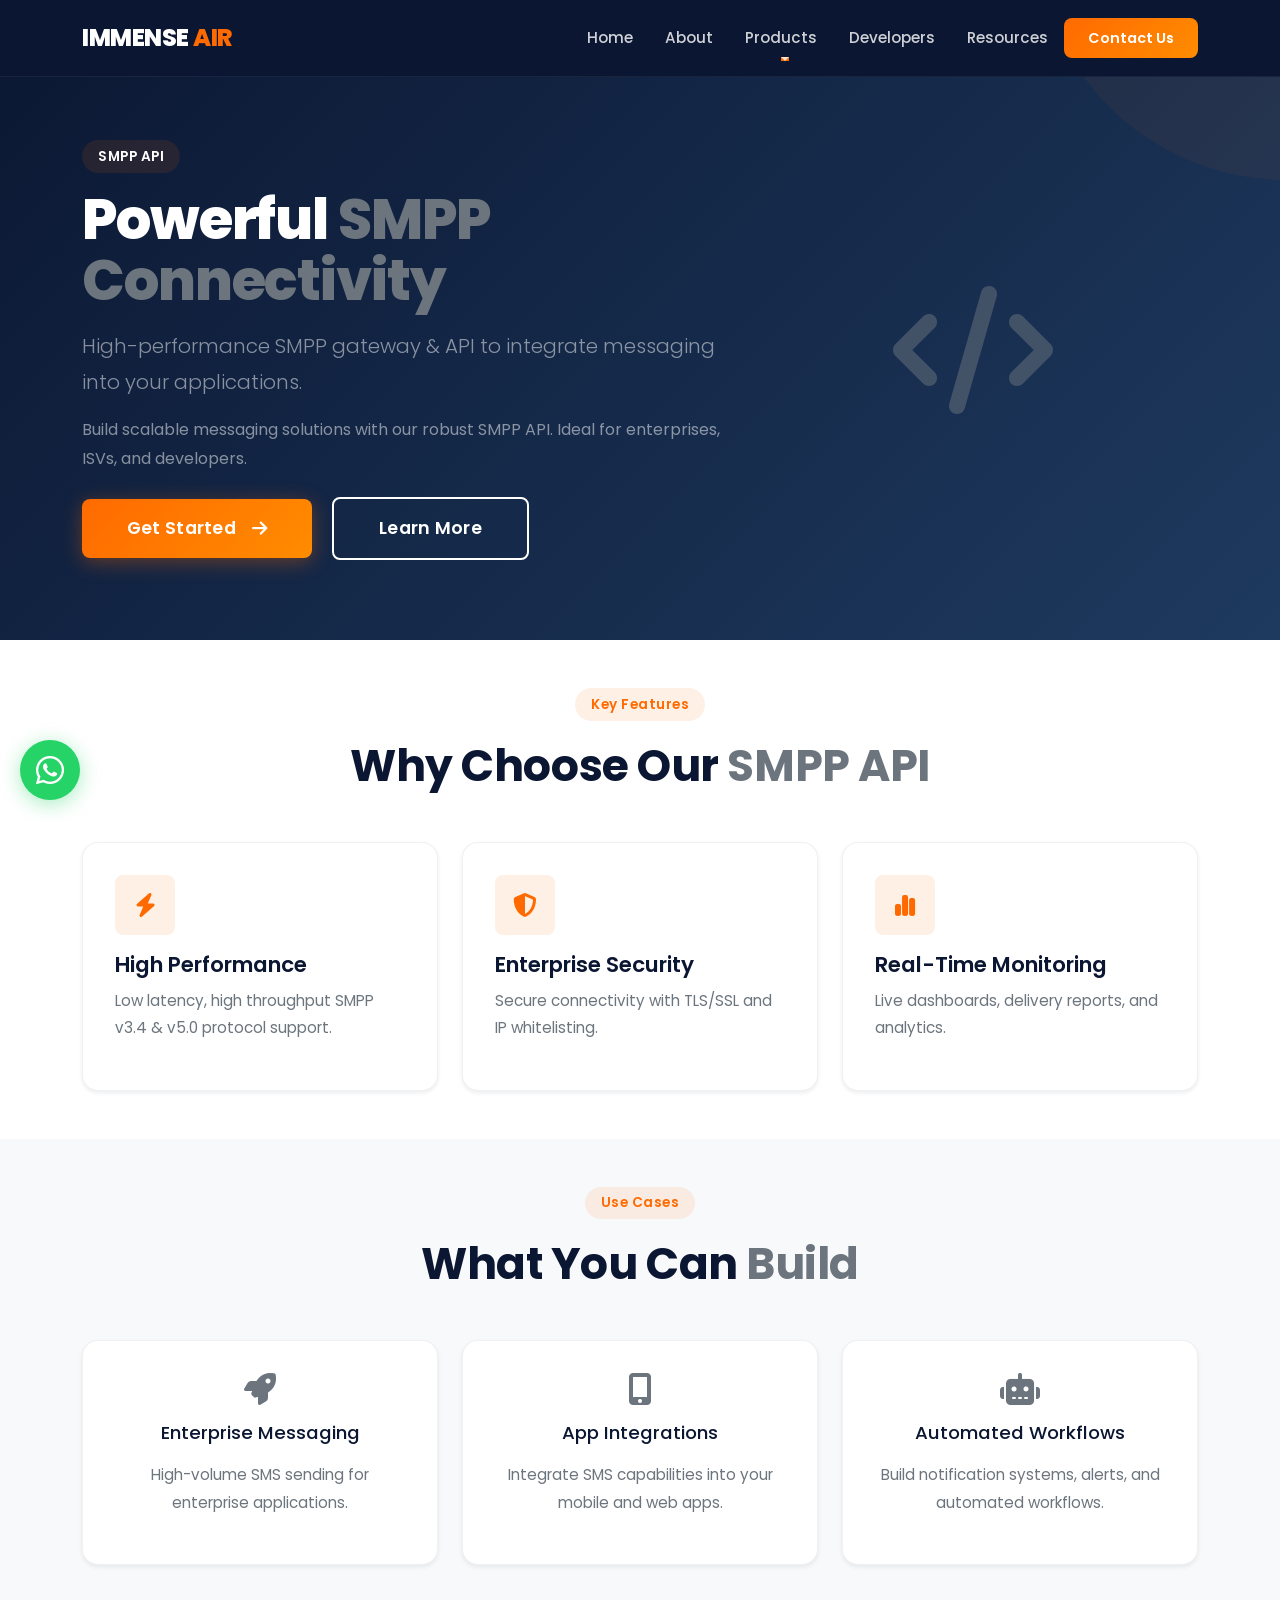
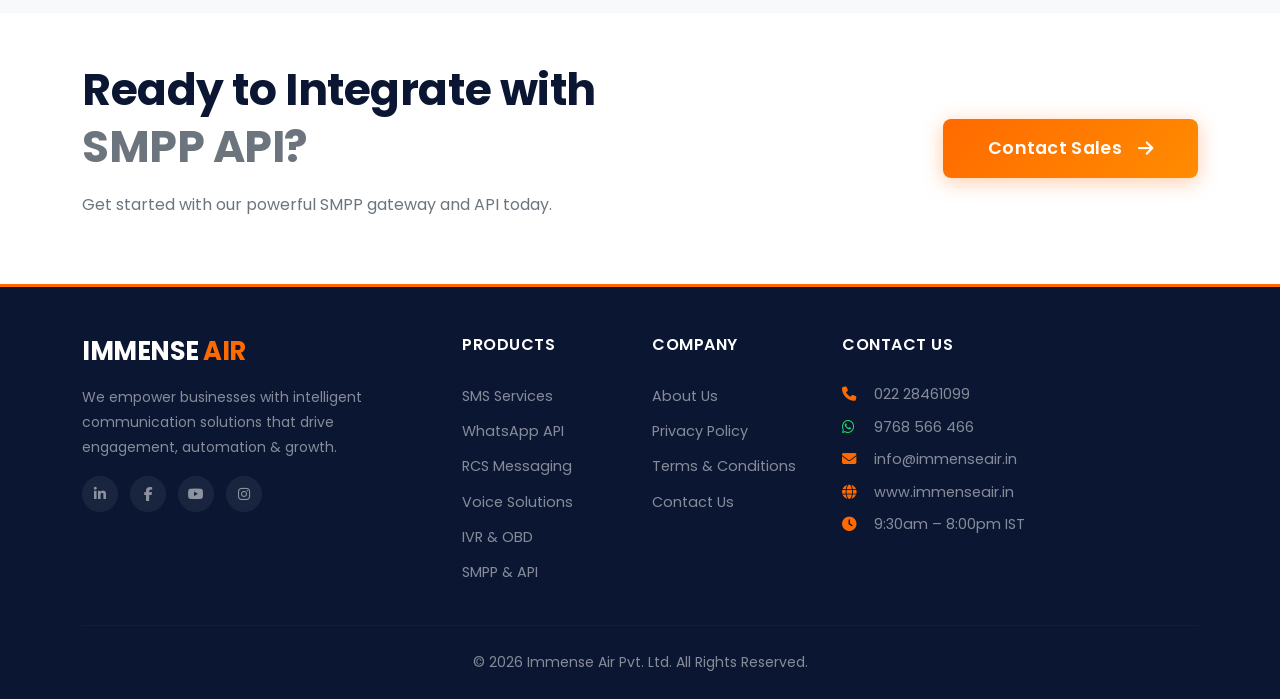
<file: products/smpp.html>
<!DOCTYPE html>
<html lang="en">
<head>
    <meta charset="UTF-8">
    <meta name="viewport" content="width=device-width, initial-scale=1.0">
    
    <!-- Page Title -->
    <title>SMPP API - Immense Air | Enterprise Communication Platform</title>
    
    <!-- SEO Meta Tags -->
    <meta name="description" content="Powerful SMPP connectivity & API to integrate messaging into your applications. High-performance SMS gateway for enterprises.">
    <meta name="keywords" content="smpp api, smpp gateway, smpp protocol, sms api, bulk sms api, sms gateway integration">
    <meta name="robots" content="index, follow">
    
    <!-- Open Graph Tags -->
    <meta property="og:title" content="SMPP API - Immense Air">
    <meta property="og:description" content="Powerful SMPP connectivity & API to integrate messaging into your applications.">
    <meta property="og:type" content="website">
    
    <!-- Canonical URL -->
    <link rel="canonical" href="https://www.immenseair.com/products/smpp.html">
    
    <!-- Bootstrap 5 CSS -->
    <link href="https://cdn.jsdelivr.net/npm/bootstrap@5.3.0/dist/css/bootstrap.min.css" rel="stylesheet">
    
    <!-- Font Awesome Icons -->
    <link rel="stylesheet" href="https://cdnjs.cloudflare.com/ajax/libs/font-awesome/6.5.0/css/all.min.css">
    
    <!-- Google Font - Poppins -->
    <link href="https://fonts.googleapis.com/css2?family=Poppins:wght@300;400;500;600;700;800;900&display=swap" rel="stylesheet">
    
    <!-- Custom CSS -->
    <link rel="stylesheet" href="../assets/css/style.css">
    <link rel="stylesheet" href="../assets/css/smpp.css">
    <link rel="stylesheet" href="../assets/css/responsive.css">
    
    <!-- Favicon -->
    <link rel="icon" type="image/x-icon" href="../assets/images/logo/favicon.ico">
</head>
<body>

    <!-- ============================================
         HEADER / NAVBAR
         ============================================ -->
    <header>
        <nav class="navbar navbar-expand-lg fixed-top" id="mainNav">
            <div class="container">
                <a class="navbar-brand" href="../index.html">
                    IMMENSE <span>AIR</span>
                </a>
                <button class="navbar-toggler" type="button" data-bs-toggle="collapse" data-bs-target="#navbarNav" 
                        aria-controls="navbarNav" aria-expanded="false" aria-label="Toggle navigation">
                    <span class="navbar-toggler-icon"></span>
                </button>
                <div class="collapse navbar-collapse" id="navbarNav">
                    <ul class="navbar-nav ms-auto align-items-lg-center">
                        <li class="nav-item">
                            <a class="nav-link" href="../index.html">Home</a>
                        </li>
                        <li class="nav-item">
                            <a class="nav-link" href="../about.html">About</a>
                        </li>
                        <li class="nav-item dropdown">
                            <a class="nav-link dropdown-toggle active" href="#" id="productsDropdown" 
                               role="button" data-bs-toggle="dropdown" aria-expanded="false">
                                Products
                            </a>
                            <ul class="dropdown-menu" aria-labelledby="productsDropdown">
                                <li><a class="dropdown-item" href="bulk-sms.html">
                                    <i class="fas fa-sms"></i> Bulk SMS
                                </a></li>
                                <li><a class="dropdown-item" href="whatsapp-api.html">
                                    <i class="fab fa-whatsapp"></i> WhatsApp API
                                </a></li>
                                <li><a class="dropdown-item" href="rcs.html">
                                    <i class="fas fa-comment-dots"></i> RCS Messaging
                                </a></li>
                                <li><a class="dropdown-item" href="voice.html">
                                    <i class="fas fa-phone-alt"></i> Voice Solutions
                                </a></li>
                                <li><a class="dropdown-item" href="ivr-obd.html">
                                    <i class="fas fa-microphone-alt"></i> IVR / OBD
                                </a></li>
                                <li><a class="dropdown-item active" href="smpp.html">
                                    <i class="fas fa-code"></i> SMPP API
                                </a></li>
                            </ul>
                        </li>
                        <li class="nav-item">
                            <a class="nav-link" href="../developers.html">Developers</a>
                        </li>
                        <li class="nav-item">
                            <a class="nav-link" href="../resources.html">Resources</a>
                        </li>
                        <li class="nav-item">
                            <a class="nav-link btn-nav-cta" href="../contact.html">Contact Us</a>
                        </li>
                    </ul>
                </div>
            </div>
        </nav>
    </header>

    <!-- ============================================
         PAGE CONTENT - SMPP API
         ============================================ -->
    <main>

        <!-- ===== PRODUCT HERO ===== -->
        <section class="product-hero" style="padding-top: 140px; padding-bottom: 80px; background: var(--gradient-primary);">
            <div class="container">
                <div class="row align-items-center">
                    <div class="col-lg-7">
                        <span class="section-badge text-white">SMPP API</span>
                        <h1 class="text-white">Powerful <span class="text-secondary">SMPP Connectivity</span></h1>
                        <p class="text-white-50 lead">
                            High-performance SMPP gateway & API to integrate messaging into your applications.
                        </p>
                        <p class="text-white-50">
                            Build scalable messaging solutions with our robust SMPP API. 
                            Ideal for enterprises, ISVs, and developers.
                        </p>
                        <div class="mt-4">
                            <a href="../contact.html" class="btn btn-primary-custom btn-lg me-3">
                                Get Started <i class="fas fa-arrow-right ms-2"></i>
                            </a>
                            <a href="#features" class="btn btn-secondary-custom btn-lg">
                                Learn More
                            </a>
                        </div>
                    </div>
                    <div class="col-lg-5 text-center">
                        <i class="fas fa-code fa-8x text-secondary opacity-50"></i>
                    </div>
                </div>
            </div>
        </section>

        <!-- ===== KEY FEATURES ===== -->
        <section class="py-5" id="features">
            <div class="container">
                <div class="text-center mb-5">
                    <span class="section-badge">Key Features</span>
                    <h2 class="section-title">Why Choose Our <span class="text-secondary">SMPP API</span></h2>
                </div>
                <div class="row g-4">
                    <div class="col-lg-4 col-md-6">
                        <div class="card-custom">
                            <div class="card-icon"><i class="fas fa-bolt"></i></div>
                            <h4>High Performance</h4>
                            <p>Low latency, high throughput SMPP v3.4 & v5.0 protocol support.</p>
                        </div>
                    </div>
                    <div class="col-lg-4 col-md-6">
                        <div class="card-custom">
                            <div class="card-icon"><i class="fas fa-shield-alt"></i></div>
                            <h4>Enterprise Security</h4>
                            <p>Secure connectivity with TLS/SSL and IP whitelisting.</p>
                        </div>
                    </div>
                    <div class="col-lg-4 col-md-6">
                        <div class="card-custom">
                            <div class="card-icon"><i class="fas fa-chart-simple"></i></div>
                            <h4>Real-Time Monitoring</h4>
                            <p>Live dashboards, delivery reports, and analytics.</p>
                        </div>
                    </div>
                </div>
            </div>
        </section>

        <!-- ===== USE CASES ===== -->
        <section class="py-5 bg-light-gray">
            <div class="container">
                <div class="text-center mb-5">
                    <span class="section-badge">Use Cases</span>
                    <h2 class="section-title">What You Can <span class="text-secondary">Build</span></h2>
                </div>
                <div class="row g-4">
                    <div class="col-lg-4 col-md-6">
                        <div class="card-custom text-center">
                            <i class="fas fa-rocket fa-2x text-secondary mb-3"></i>
                            <h5>Enterprise Messaging</h5>
                            <p>High-volume SMS sending for enterprise applications.</p>
                        </div>
                    </div>
                    <div class="col-lg-4 col-md-6">
                        <div class="card-custom text-center">
                            <i class="fas fa-mobile-alt fa-2x text-secondary mb-3"></i>
                            <h5>App Integrations</h5>
                            <p>Integrate SMS capabilities into your mobile and web apps.</p>
                        </div>
                    </div>
                    <div class="col-lg-4 col-md-6">
                        <div class="card-custom text-center">
                            <i class="fas fa-robot fa-2x text-secondary mb-3"></i>
                            <h5>Automated Workflows</h5>
                            <p>Build notification systems, alerts, and automated workflows.</p>
                        </div>
                    </div>
                </div>
            </div>
        </section>

        <!-- ===== CTA ===== -->
        <section class="py-5">
            <div class="container">
                <div class="row align-items-center">
                    <div class="col-lg-8">
                        <h2>Ready to Integrate with <br><span class="text-secondary">SMPP API?</span></h2>
                        <p class="text-gray">Get started with our powerful SMPP gateway and API today.</p>
                    </div>
                    <div class="col-lg-4 text-lg-end">
                        <a href="../contact.html" class="btn btn-primary-custom btn-lg">
                            Contact Sales <i class="fas fa-arrow-right ms-2"></i>
                        </a>
                    </div>
                </div>
            </div>
        </section>

    </main>

    <!-- ============================================
         FOOTER
         ============================================ -->
       <!-- ============================================
         FOOTER - IMMENSE AIR
         ============================================ -->
    <footer style="background:#0B1732!important;border-top:3px solid #FF6A00;padding-top:3rem;padding-bottom:1.5rem;color:#fff;">
        <div class="container">
            <div class="row g-4">
                <!-- Company Info -->
                <div class="col-lg-4 col-md-6">
                    <h4 style="font-size:1.6rem;font-weight:700;color:#fff;letter-spacing:-.5px;">IMMENSE <span style="color:#FF6A00;">AIR</span></h4>
                    <p style="color:rgba(255,255,255,.5);font-size:.875rem;max-width:350px;margin-top:.75rem;">
                        We empower businesses with intelligent communication solutions that drive engagement, 
                        automation & growth.
                    </p>
                    <div class="mt-3">
                        <a href="https://in.linkedin.com/company/immense-smart-solutions" target="_blank" class="social-link" style="display:inline-block;width:36px;height:36px;line-height:36px;text-align:center;border-radius:50%;background:rgba(255,255,255,.06);transition:all .3s ease;font-size:14px;color:rgba(255,255,255,.5)!important;text-decoration:none;margin-right:8px;"><i class="fab fa-linkedin-in"></i></a>
                        <a href="https://www.facebook.com/immensesmartsolutions/" target="_blank" class="social-link" style="display:inline-block;width:36px;height:36px;line-height:36px;text-align:center;border-radius:50%;background:rgba(255,255,255,.06);transition:all .3s ease;font-size:14px;color:rgba(255,255,255,.5)!important;text-decoration:none;margin-right:8px;"><i class="fab fa-facebook-f"></i></a>
                        <a href="https://www.youtube.com/@immensesmartsolutions" target="_blank" class="social-link" style="display:inline-block;width:36px;height:36px;line-height:36px;text-align:center;border-radius:50%;background:rgba(255,255,255,.06);transition:all .3s ease;font-size:14px;color:rgba(255,255,255,.5)!important;text-decoration:none;margin-right:8px;"><i class="fab fa-youtube"></i></a>
                        <a href="https://www.instagram.com/immense_smart_solutions/" target="_blank" class="social-link" style="display:inline-block;width:36px;height:36px;line-height:36px;text-align:center;border-radius:50%;background:rgba(255,255,255,.06);transition:all .3s ease;font-size:14px;color:rgba(255,255,255,.5)!important;text-decoration:none;"><i class="fab fa-instagram"></i></a>
                    </div>
                </div>

                <!-- Products Links -->
                <div class="col-lg-2 col-md-6">
                    <h6 style="font-size:1rem;font-weight:600;color:#fff;text-transform:uppercase;letter-spacing:.5px;position:relative;padding-bottom:10px;">Products</h6>
                    <ul style="list-style:none;padding-left:0;">
                        <li style="margin-bottom:8px;"><a href="products/bulk-sms.html" style="color:rgba(255,255,255,.5)!important;text-decoration:none;font-size:.9rem;">SMS Services</a></li>
                        <li style="margin-bottom:8px;"><a href="products/whatsapp-api.html" style="color:rgba(255,255,255,.5)!important;text-decoration:none;font-size:.9rem;">WhatsApp API</a></li>
                        <li style="margin-bottom:8px;"><a href="products/rcs.html" style="color:rgba(255,255,255,.5)!important;text-decoration:none;font-size:.9rem;">RCS Messaging</a></li>
                        <li style="margin-bottom:8px;"><a href="products/voice.html" style="color:rgba(255,255,255,.5)!important;text-decoration:none;font-size:.9rem;">Voice Solutions</a></li>
                        <li style="margin-bottom:8px;"><a href="products/ivr-obd.html" style="color:rgba(255,255,255,.5)!important;text-decoration:none;font-size:.9rem;">IVR & OBD</a></li>
                        <li style="margin-bottom:8px;"><a href="products/smpp.html" style="color:rgba(255,255,255,.5)!important;text-decoration:none;font-size:.9rem;">SMPP & API</a></li>
                    </ul>
                </div>

                <!-- Company Links -->
                <div class="col-lg-2 col-md-6">
                    <h6 style="font-size:1rem;font-weight:600;color:#fff;text-transform:uppercase;letter-spacing:.5px;position:relative;padding-bottom:10px;">Company</h6>
                    <ul style="list-style:none;padding-left:0;">
                        <li style="margin-bottom:8px;"><a href="about.html" style="color:rgba(255,255,255,.5)!important;text-decoration:none;font-size:.9rem;">About Us</a></li>
                        <li style="margin-bottom:8px;"><a href="privacy-policy.html" style="color:rgba(255,255,255,.5)!important;text-decoration:none;font-size:.9rem;">Privacy Policy</a></li>
                        <li style="margin-bottom:8px;"><a href="terms.html" style="color:rgba(255,255,255,.5)!important;text-decoration:none;font-size:.9rem;">Terms & Conditions</a></li>
                        <li style="margin-bottom:8px;"><a href="contact.html" style="color:rgba(255,255,255,.5)!important;text-decoration:none;font-size:.9rem;">Contact Us</a></li>
                    </ul>
                </div>

                <!-- Contact Info -->
                <div class="col-lg-4 col-md-6">
                    <h6 style="font-size:1rem;font-weight:600;color:#fff;text-transform:uppercase;letter-spacing:.5px;position:relative;padding-bottom:10px;">Contact Us</h6>
                    <ul style="list-style:none;padding-left:0;">
                        <li style="color:rgba(255,255,255,.5);font-size:.9rem;margin-bottom:8px;">
                            <a href="tel:02228461099" style="color:rgba(255,255,255,.5)!important;text-decoration:none;">
                                <i class="fas fa-phone me-2" style="color:#FF6A00;width:20px;"></i> 022 28461099
                            </a>
                        </li>
                        <li style="color:rgba(255,255,255,.5);font-size:.9rem;margin-bottom:8px;">
                            <a href="https://wa.me/919768566466" target="_blank" style="color:rgba(255,255,255,.5)!important;text-decoration:none;">
                                <i class="fab fa-whatsapp me-2" style="color:#25D366;width:20px;"></i> 9768 566 466
                            </a>
                        </li>
                        <li style="color:rgba(255,255,255,.5);font-size:.9rem;margin-bottom:8px;">
                            <a href="mailto:info@immenseair.in?subject=Enquiry%20from%20Immense%20Air%20Website&body=Hello%20Immense%20Air%20Team%2C%0A%0AI%20would%20like%20to%20know%20more%20about%20your%20services.%0A%0AThanks" 
                               style="color:rgba(255,255,255,.5)!important;text-decoration:none;">
                                <i class="fas fa-envelope me-2" style="color:#FF6A00;width:20px;"></i> info@immenseair.in
                            </a>
                        </li>
                        <li style="color:rgba(255,255,255,.5);font-size:.9rem;margin-bottom:8px;">
                            <a href="https://www.immenseair.in" target="_blank" style="color:rgba(255,255,255,.5)!important;text-decoration:none;">
                                <i class="fas fa-globe me-2" style="color:#FF6A00;width:20px;"></i> www.immenseair.in
                            </a>
                        </li>
                        <li style="color:rgba(255,255,255,.5);font-size:.9rem;">
                            <i class="fas fa-clock me-2" style="color:#FF6A00;width:20px;"></i> 9:30am – 8:00pm IST
                        </li>
                    </ul>
                </div>
            </div>
            <hr style="border-color:rgba(255,255,255,.1);margin:1.5rem 0;">
            <div class="text-center">
                <p style="color:rgba(255,255,255,.5);font-size:.875rem;margin-bottom:0;">
                    &copy; 2026 Immense Air Pvt. Ltd. All Rights Reserved. 
                   
                </p>
            </div>
        </div>
    </footer>

    <!-- ============================================
         FLOATING WHATSAPP BUTTON
         ============================================ -->
    <a href="https://wa.me/919768566466" target="_blank" 
       style="position:fixed;left:20px;bottom:100px;z-index:9999;background:#25D366;color:#fff;width:60px;height:60px;border-radius:50%;display:flex;align-items:center;justify-content:center;font-size:32px;box-shadow:0 4px 20px rgba(37,211,102,0.4);transition:all 0.3s ease;text-decoration:none;"
       onmouseover="this.style.transform='scale(1.1)';this.style.boxShadow='0 8px 30px rgba(37,211,102,0.6)';"
       onmouseout="this.style.transform='scale(1)';this.style.boxShadow='0 4px 20px rgba(37,211,102,0.4)';"
       aria-label="Chat on WhatsApp">
        <i class="fab fa-whatsapp"></i>
    </a>

    <!-- ============================================
         SCRIPTS
         ============================================ -->
    <script src="https://cdn.jsdelivr.net/npm/bootstrap@5.3.0/dist/js/bootstrap.bundle.min.js"></script>
    <script src="../assets/js/main.js"></script>
</body>
</html>
</file>
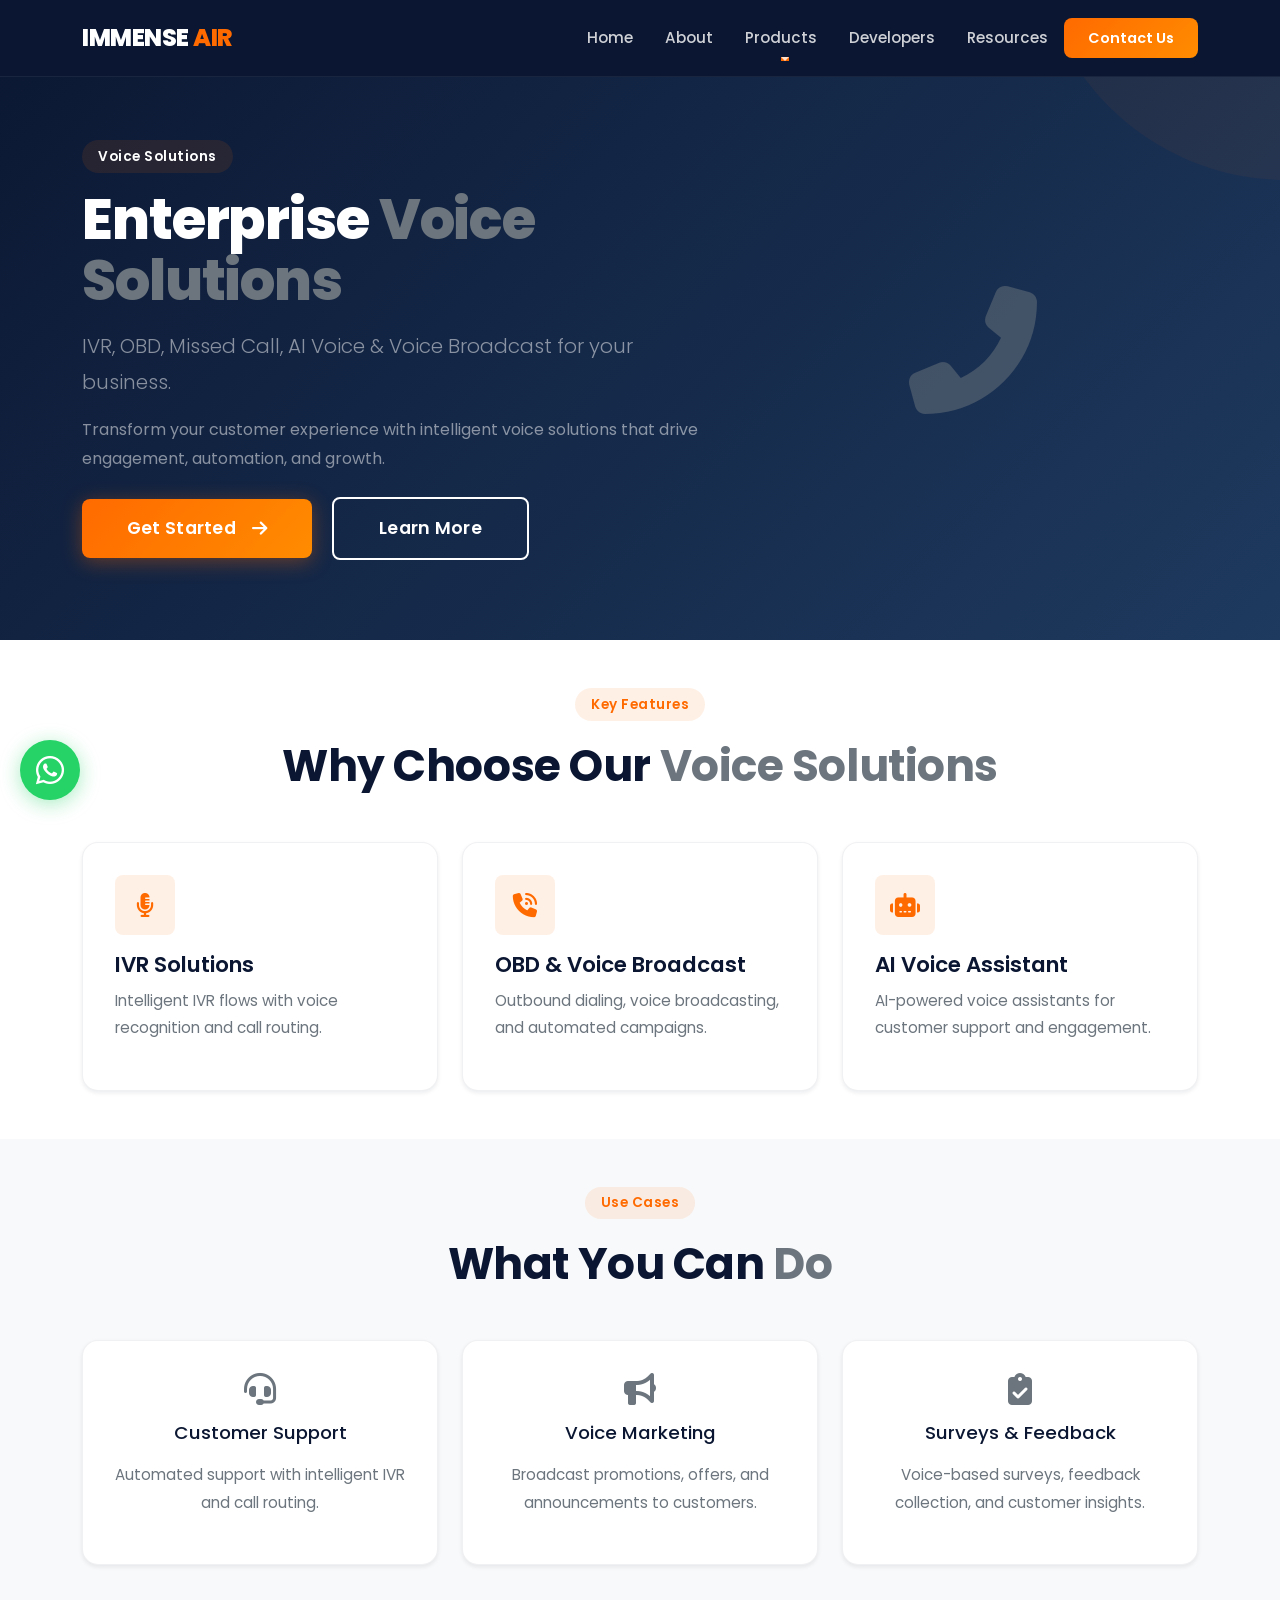
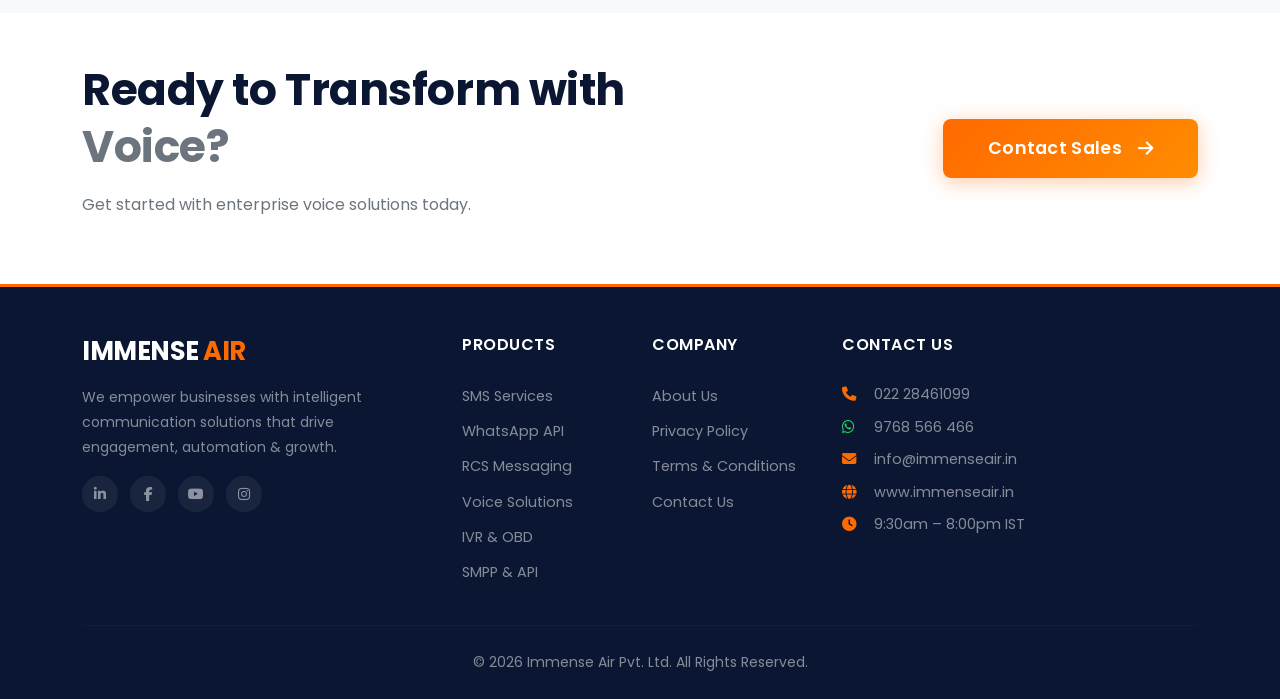
<file: products/voice.html>
<!DOCTYPE html>
<html lang="en">
<head>
    <meta charset="UTF-8">
    <meta name="viewport" content="width=device-width, initial-scale=1.0">
    
    <!-- Page Title -->
    <title>Voice Solutions - Immense Air | Enterprise Communication Platform</title>
    
    <!-- SEO Meta Tags -->
    <meta name="description" content="Enterprise Voice Solutions including IVR, OBD, Missed Call, AI Voice & Voice Broadcast services for your business.">
    <meta name="keywords" content="voice solutions, ivr, obd, missed call service, ai voice, voice broadcast, cloud telephony">
    <meta name="robots" content="index, follow">
    
    <!-- Open Graph Tags -->
    <meta property="og:title" content="Voice Solutions - Immense Air">
    <meta property="og:description" content="Enterprise Voice Solutions including IVR, OBD, Missed Call, AI Voice & Voice Broadcast.">
    <meta property="og:type" content="website">
    
    <!-- Canonical URL -->
    <link rel="canonical" href="https://www.immenseair.com/products/voice.html">
    
    <!-- Bootstrap 5 CSS -->
    <link href="https://cdn.jsdelivr.net/npm/bootstrap@5.3.0/dist/css/bootstrap.min.css" rel="stylesheet">
    
    <!-- Font Awesome Icons -->
    <link rel="stylesheet" href="https://cdnjs.cloudflare.com/ajax/libs/font-awesome/6.5.0/css/all.min.css">
    
    <!-- Google Font - Poppins -->
    <link href="https://fonts.googleapis.com/css2?family=Poppins:wght@300;400;500;600;700;800;900&display=swap" rel="stylesheet">
    
    <!-- Custom CSS -->
    <link rel="stylesheet" href="../assets/css/style.css">
    <link rel="stylesheet" href="../assets/css/voice.css">
    <link rel="stylesheet" href="../assets/css/responsive.css">
    
    <!-- Favicon -->
    <link rel="icon" type="image/x-icon" href="../assets/images/logo/favicon.ico">
</head>
<body>

    <!-- ============================================
         HEADER / NAVBAR
         ============================================ -->
    <header>
        <nav class="navbar navbar-expand-lg fixed-top" id="mainNav">
            <div class="container">
                <a class="navbar-brand" href="../index.html">
                    IMMENSE <span>AIR</span>
                </a>
                <button class="navbar-toggler" type="button" data-bs-toggle="collapse" data-bs-target="#navbarNav" 
                        aria-controls="navbarNav" aria-expanded="false" aria-label="Toggle navigation">
                    <span class="navbar-toggler-icon"></span>
                </button>
                <div class="collapse navbar-collapse" id="navbarNav">
                    <ul class="navbar-nav ms-auto align-items-lg-center">
                        <li class="nav-item">
                            <a class="nav-link" href="../index.html">Home</a>
                        </li>
                        <li class="nav-item">
                            <a class="nav-link" href="../about.html">About</a>
                        </li>
                        <li class="nav-item dropdown">
                            <a class="nav-link dropdown-toggle active" href="#" id="productsDropdown" 
                               role="button" data-bs-toggle="dropdown" aria-expanded="false">
                                Products
                            </a>
                            <ul class="dropdown-menu" aria-labelledby="productsDropdown">
                                <li><a class="dropdown-item" href="bulk-sms.html">
                                    <i class="fas fa-sms"></i> Bulk SMS
                                </a></li>
                                <li><a class="dropdown-item" href="whatsapp-api.html">
                                    <i class="fab fa-whatsapp"></i> WhatsApp API
                                </a></li>
                                <li><a class="dropdown-item" href="rcs.html">
                                    <i class="fas fa-comment-dots"></i> RCS Messaging
                                </a></li>
                                <li><a class="dropdown-item active" href="voice.html">
                                    <i class="fas fa-phone-alt"></i> Voice Solutions
                                </a></li>
                                <li><a class="dropdown-item" href="ivr-obd.html">
                                    <i class="fas fa-microphone-alt"></i> IVR / OBD
                                </a></li>
                                <li><a class="dropdown-item" href="smpp.html">
                                    <i class="fas fa-code"></i> SMPP API
                                </a></li>
                            </ul>
                        </li>
                        <li class="nav-item">
                            <a class="nav-link" href="../developers.html">Developers</a>
                        </li>
                        <li class="nav-item">
                            <a class="nav-link" href="../resources.html">Resources</a>
                        </li>
                        <li class="nav-item">
                            <a class="nav-link btn-nav-cta" href="../contact.html">Contact Us</a>
                        </li>
                    </ul>
                </div>
            </div>
        </nav>
    </header>

    <!-- ============================================
         PAGE CONTENT - VOICE SOLUTIONS
         ============================================ -->
    <main>

        <!-- ===== PRODUCT HERO ===== -->
        <section class="product-hero" style="padding-top: 140px; padding-bottom: 80px; background: var(--gradient-primary);">
            <div class="container">
                <div class="row align-items-center">
                    <div class="col-lg-7">
                        <span class="section-badge text-white">Voice Solutions</span>
                        <h1 class="text-white">Enterprise <span class="text-secondary">Voice Solutions</span></h1>
                        <p class="text-white-50 lead">
                            IVR, OBD, Missed Call, AI Voice & Voice Broadcast for your business.
                        </p>
                        <p class="text-white-50">
                            Transform your customer experience with intelligent voice solutions 
                            that drive engagement, automation, and growth.
                        </p>
                        <div class="mt-4">
                            <a href="../contact.html" class="btn btn-primary-custom btn-lg me-3">
                                Get Started <i class="fas fa-arrow-right ms-2"></i>
                            </a>
                            <a href="#features" class="btn btn-secondary-custom btn-lg">
                                Learn More
                            </a>
                        </div>
                    </div>
                    <div class="col-lg-5 text-center">
                        <i class="fas fa-phone-alt fa-8x text-secondary opacity-50"></i>
                    </div>
                </div>
            </div>
        </section>

        <!-- ===== KEY FEATURES ===== -->
        <section class="py-5" id="features">
            <div class="container">
                <div class="text-center mb-5">
                    <span class="section-badge">Key Features</span>
                    <h2 class="section-title">Why Choose Our <span class="text-secondary">Voice Solutions</span></h2>
                </div>
                <div class="row g-4">
                    <div class="col-lg-4 col-md-6">
                        <div class="card-custom">
                            <div class="card-icon"><i class="fas fa-microphone-alt"></i></div>
                            <h4>IVR Solutions</h4>
                            <p>Intelligent IVR flows with voice recognition and call routing.</p>
                        </div>
                    </div>
                    <div class="col-lg-4 col-md-6">
                        <div class="card-custom">
                            <div class="card-icon"><i class="fas fa-phone-volume"></i></div>
                            <h4>OBD & Voice Broadcast</h4>
                            <p>Outbound dialing, voice broadcasting, and automated campaigns.</p>
                        </div>
                    </div>
                    <div class="col-lg-4 col-md-6">
                        <div class="card-custom">
                            <div class="card-icon"><i class="fas fa-robot"></i></div>
                            <h4>AI Voice Assistant</h4>
                            <p>AI-powered voice assistants for customer support and engagement.</p>
                        </div>
                    </div>
                </div>
            </div>
        </section>

        <!-- ===== USE CASES ===== -->
        <section class="py-5 bg-light-gray">
            <div class="container">
                <div class="text-center mb-5">
                    <span class="section-badge">Use Cases</span>
                    <h2 class="section-title">What You Can <span class="text-secondary">Do</span></h2>
                </div>
                <div class="row g-4">
                    <div class="col-lg-4 col-md-6">
                        <div class="card-custom text-center">
                            <i class="fas fa-headset fa-2x text-secondary mb-3"></i>
                            <h5>Customer Support</h5>
                            <p>Automated support with intelligent IVR and call routing.</p>
                        </div>
                    </div>
                    <div class="col-lg-4 col-md-6">
                        <div class="card-custom text-center">
                            <i class="fas fa-bullhorn fa-2x text-secondary mb-3"></i>
                            <h5>Voice Marketing</h5>
                            <p>Broadcast promotions, offers, and announcements to customers.</p>
                        </div>
                    </div>
                    <div class="col-lg-4 col-md-6">
                        <div class="card-custom text-center">
                            <i class="fas fa-clipboard-check fa-2x text-secondary mb-3"></i>
                            <h5>Surveys & Feedback</h5>
                            <p>Voice-based surveys, feedback collection, and customer insights.</p>
                        </div>
                    </div>
                </div>
            </div>
        </section>

        <!-- ===== CTA ===== -->
        <section class="py-5">
            <div class="container">
                <div class="row align-items-center">
                    <div class="col-lg-8">
                        <h2>Ready to Transform with <br><span class="text-secondary">Voice?</span></h2>
                        <p class="text-gray">Get started with enterprise voice solutions today.</p>
                    </div>
                    <div class="col-lg-4 text-lg-end">
                        <a href="../contact.html" class="btn btn-primary-custom btn-lg">
                            Contact Sales <i class="fas fa-arrow-right ms-2"></i>
                        </a>
                    </div>
                </div>
            </div>
        </section>

    </main>

    <!-- ============================================
         FOOTER
         ============================================ -->
       <!-- ============================================
         FOOTER - IMMENSE AIR
         ============================================ -->
    <footer style="background:#0B1732!important;border-top:3px solid #FF6A00;padding-top:3rem;padding-bottom:1.5rem;color:#fff;">
        <div class="container">
            <div class="row g-4">
                <!-- Company Info -->
                <div class="col-lg-4 col-md-6">
                    <h4 style="font-size:1.6rem;font-weight:700;color:#fff;letter-spacing:-.5px;">IMMENSE <span style="color:#FF6A00;">AIR</span></h4>
                    <p style="color:rgba(255,255,255,.5);font-size:.875rem;max-width:350px;margin-top:.75rem;">
                        We empower businesses with intelligent communication solutions that drive engagement, 
                        automation & growth.
                    </p>
                    <div class="mt-3">
                        <a href="https://in.linkedin.com/company/immense-smart-solutions" target="_blank" class="social-link" style="display:inline-block;width:36px;height:36px;line-height:36px;text-align:center;border-radius:50%;background:rgba(255,255,255,.06);transition:all .3s ease;font-size:14px;color:rgba(255,255,255,.5)!important;text-decoration:none;margin-right:8px;"><i class="fab fa-linkedin-in"></i></a>
                        <a href="https://www.facebook.com/immensesmartsolutions/" target="_blank" class="social-link" style="display:inline-block;width:36px;height:36px;line-height:36px;text-align:center;border-radius:50%;background:rgba(255,255,255,.06);transition:all .3s ease;font-size:14px;color:rgba(255,255,255,.5)!important;text-decoration:none;margin-right:8px;"><i class="fab fa-facebook-f"></i></a>
                        <a href="https://www.youtube.com/@immensesmartsolutions" target="_blank" class="social-link" style="display:inline-block;width:36px;height:36px;line-height:36px;text-align:center;border-radius:50%;background:rgba(255,255,255,.06);transition:all .3s ease;font-size:14px;color:rgba(255,255,255,.5)!important;text-decoration:none;margin-right:8px;"><i class="fab fa-youtube"></i></a>
                        <a href="https://www.instagram.com/immense_smart_solutions/" target="_blank" class="social-link" style="display:inline-block;width:36px;height:36px;line-height:36px;text-align:center;border-radius:50%;background:rgba(255,255,255,.06);transition:all .3s ease;font-size:14px;color:rgba(255,255,255,.5)!important;text-decoration:none;"><i class="fab fa-instagram"></i></a>
                    </div>
                </div>

                <!-- Products Links -->
                <div class="col-lg-2 col-md-6">
                    <h6 style="font-size:1rem;font-weight:600;color:#fff;text-transform:uppercase;letter-spacing:.5px;position:relative;padding-bottom:10px;">Products</h6>
                    <ul style="list-style:none;padding-left:0;">
                        <li style="margin-bottom:8px;"><a href="products/bulk-sms.html" style="color:rgba(255,255,255,.5)!important;text-decoration:none;font-size:.9rem;">SMS Services</a></li>
                        <li style="margin-bottom:8px;"><a href="products/whatsapp-api.html" style="color:rgba(255,255,255,.5)!important;text-decoration:none;font-size:.9rem;">WhatsApp API</a></li>
                        <li style="margin-bottom:8px;"><a href="products/rcs.html" style="color:rgba(255,255,255,.5)!important;text-decoration:none;font-size:.9rem;">RCS Messaging</a></li>
                        <li style="margin-bottom:8px;"><a href="products/voice.html" style="color:rgba(255,255,255,.5)!important;text-decoration:none;font-size:.9rem;">Voice Solutions</a></li>
                        <li style="margin-bottom:8px;"><a href="products/ivr-obd.html" style="color:rgba(255,255,255,.5)!important;text-decoration:none;font-size:.9rem;">IVR & OBD</a></li>
                        <li style="margin-bottom:8px;"><a href="products/smpp.html" style="color:rgba(255,255,255,.5)!important;text-decoration:none;font-size:.9rem;">SMPP & API</a></li>
                    </ul>
                </div>

                <!-- Company Links -->
                <div class="col-lg-2 col-md-6">
                    <h6 style="font-size:1rem;font-weight:600;color:#fff;text-transform:uppercase;letter-spacing:.5px;position:relative;padding-bottom:10px;">Company</h6>
                    <ul style="list-style:none;padding-left:0;">
                        <li style="margin-bottom:8px;"><a href="about.html" style="color:rgba(255,255,255,.5)!important;text-decoration:none;font-size:.9rem;">About Us</a></li>
                        <li style="margin-bottom:8px;"><a href="privacy-policy.html" style="color:rgba(255,255,255,.5)!important;text-decoration:none;font-size:.9rem;">Privacy Policy</a></li>
                        <li style="margin-bottom:8px;"><a href="terms.html" style="color:rgba(255,255,255,.5)!important;text-decoration:none;font-size:.9rem;">Terms & Conditions</a></li>
                        <li style="margin-bottom:8px;"><a href="contact.html" style="color:rgba(255,255,255,.5)!important;text-decoration:none;font-size:.9rem;">Contact Us</a></li>
                    </ul>
                </div>

                <!-- Contact Info -->
                <div class="col-lg-4 col-md-6">
                    <h6 style="font-size:1rem;font-weight:600;color:#fff;text-transform:uppercase;letter-spacing:.5px;position:relative;padding-bottom:10px;">Contact Us</h6>
                    <ul style="list-style:none;padding-left:0;">
                        <li style="color:rgba(255,255,255,.5);font-size:.9rem;margin-bottom:8px;">
                            <a href="tel:02228461099" style="color:rgba(255,255,255,.5)!important;text-decoration:none;">
                                <i class="fas fa-phone me-2" style="color:#FF6A00;width:20px;"></i> 022 28461099
                            </a>
                        </li>
                        <li style="color:rgba(255,255,255,.5);font-size:.9rem;margin-bottom:8px;">
                            <a href="https://wa.me/919768566466" target="_blank" style="color:rgba(255,255,255,.5)!important;text-decoration:none;">
                                <i class="fab fa-whatsapp me-2" style="color:#25D366;width:20px;"></i> 9768 566 466
                            </a>
                        </li>
                        <li style="color:rgba(255,255,255,.5);font-size:.9rem;margin-bottom:8px;">
                            <a href="mailto:info@immenseair.in?subject=Enquiry%20from%20Immense%20Air%20Website&body=Hello%20Immense%20Air%20Team%2C%0A%0AI%20would%20like%20to%20know%20more%20about%20your%20services.%0A%0AThanks" 
                               style="color:rgba(255,255,255,.5)!important;text-decoration:none;">
                                <i class="fas fa-envelope me-2" style="color:#FF6A00;width:20px;"></i> info@immenseair.in
                            </a>
                        </li>
                        <li style="color:rgba(255,255,255,.5);font-size:.9rem;margin-bottom:8px;">
                            <a href="https://www.immenseair.in" target="_blank" style="color:rgba(255,255,255,.5)!important;text-decoration:none;">
                                <i class="fas fa-globe me-2" style="color:#FF6A00;width:20px;"></i> www.immenseair.in
                            </a>
                        </li>
                        <li style="color:rgba(255,255,255,.5);font-size:.9rem;">
                            <i class="fas fa-clock me-2" style="color:#FF6A00;width:20px;"></i> 9:30am – 8:00pm IST
                        </li>
                    </ul>
                </div>
            </div>
            <hr style="border-color:rgba(255,255,255,.1);margin:1.5rem 0;">
            <div class="text-center">
                <p style="color:rgba(255,255,255,.5);font-size:.875rem;margin-bottom:0;">
                    &copy; 2026 Immense Air Pvt. Ltd. All Rights Reserved. 
                    
                </p>
            </div>
        </div>
    </footer>

    <!-- ============================================
         FLOATING WHATSAPP BUTTON
         ============================================ -->
    <a href="https://wa.me/919768566466" target="_blank" 
       style="position:fixed;left:20px;bottom:100px;z-index:9999;background:#25D366;color:#fff;width:60px;height:60px;border-radius:50%;display:flex;align-items:center;justify-content:center;font-size:32px;box-shadow:0 4px 20px rgba(37,211,102,0.4);transition:all 0.3s ease;text-decoration:none;"
       onmouseover="this.style.transform='scale(1.1)';this.style.boxShadow='0 8px 30px rgba(37,211,102,0.6)';"
       onmouseout="this.style.transform='scale(1)';this.style.boxShadow='0 4px 20px rgba(37,211,102,0.4)';"
       aria-label="Chat on WhatsApp">
        <i class="fab fa-whatsapp"></i>
    </a>

    <!-- ============================================
         SCRIPTS
         ============================================ -->
    <script src="https://cdn.jsdelivr.net/npm/bootstrap@5.3.0/dist/js/bootstrap.bundle.min.js"></script>
    <script src="../assets/js/main.js"></script>
</body>
</html>
</file>
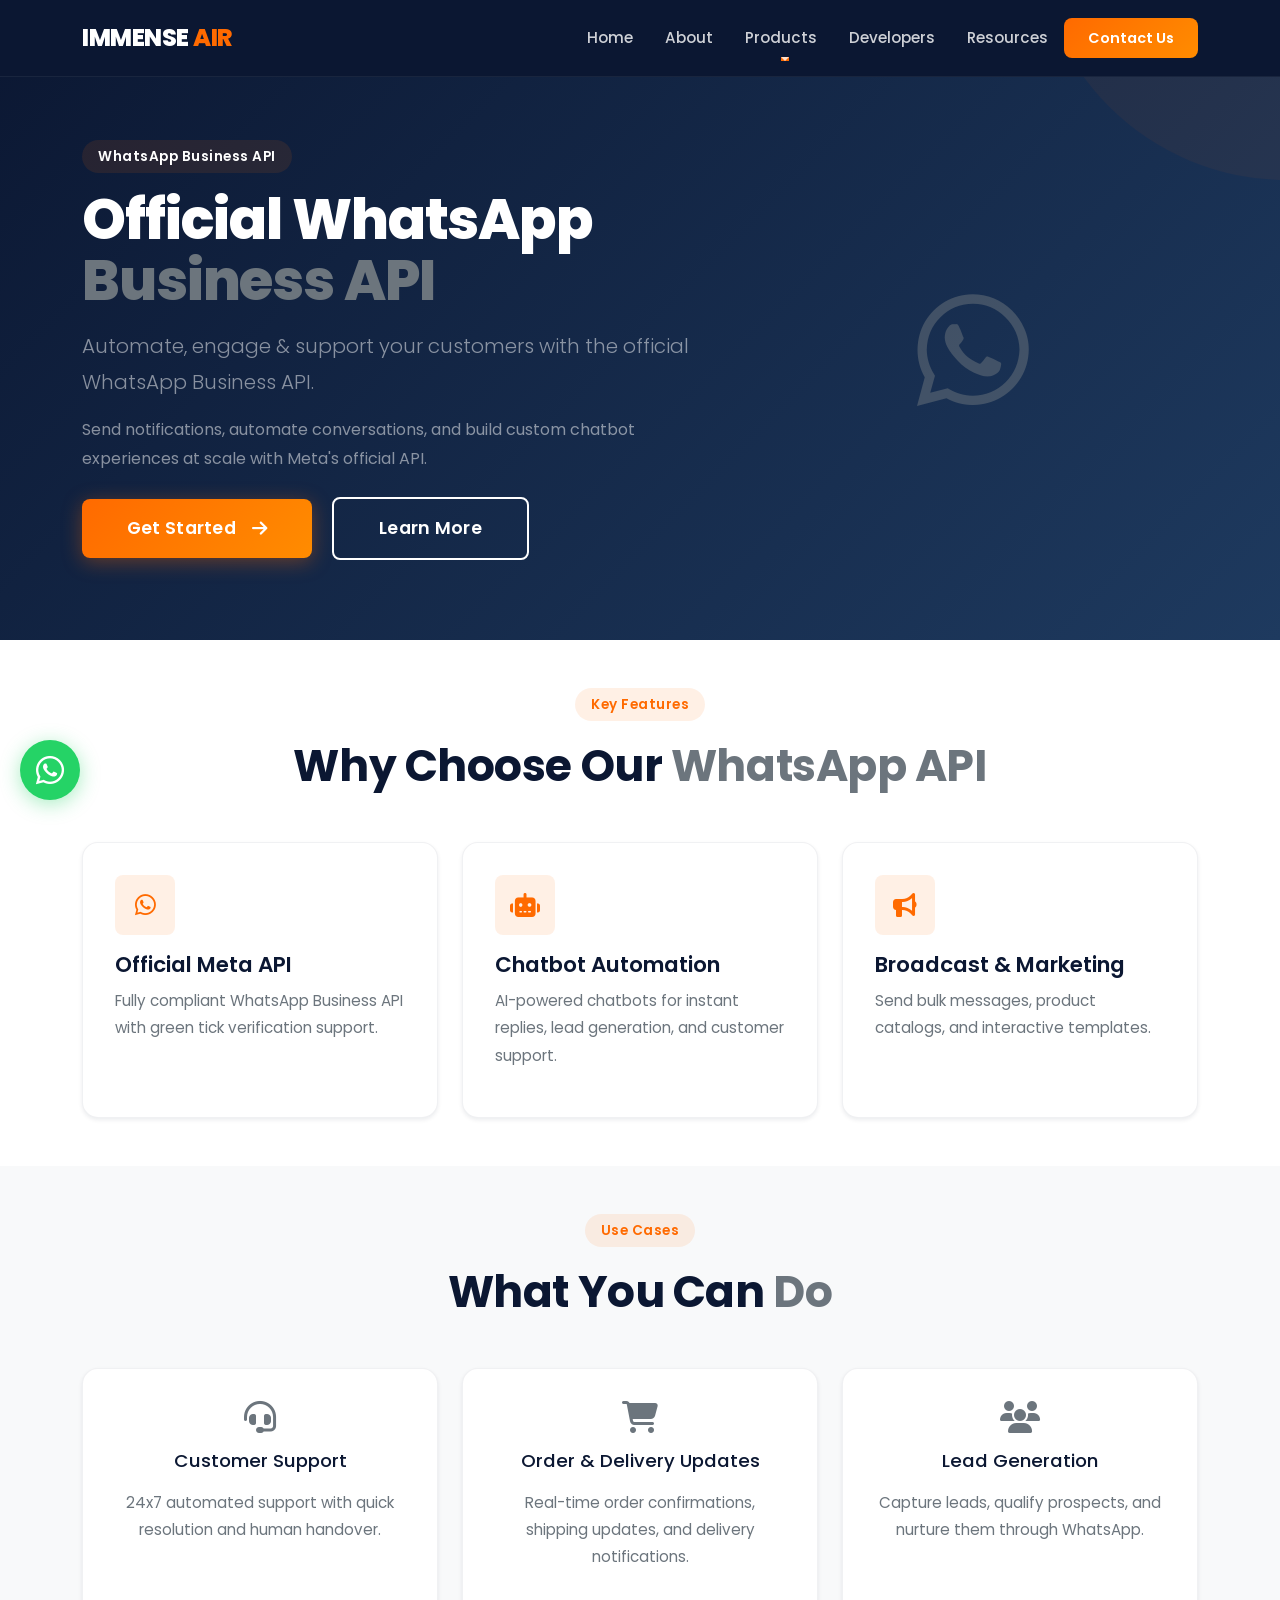
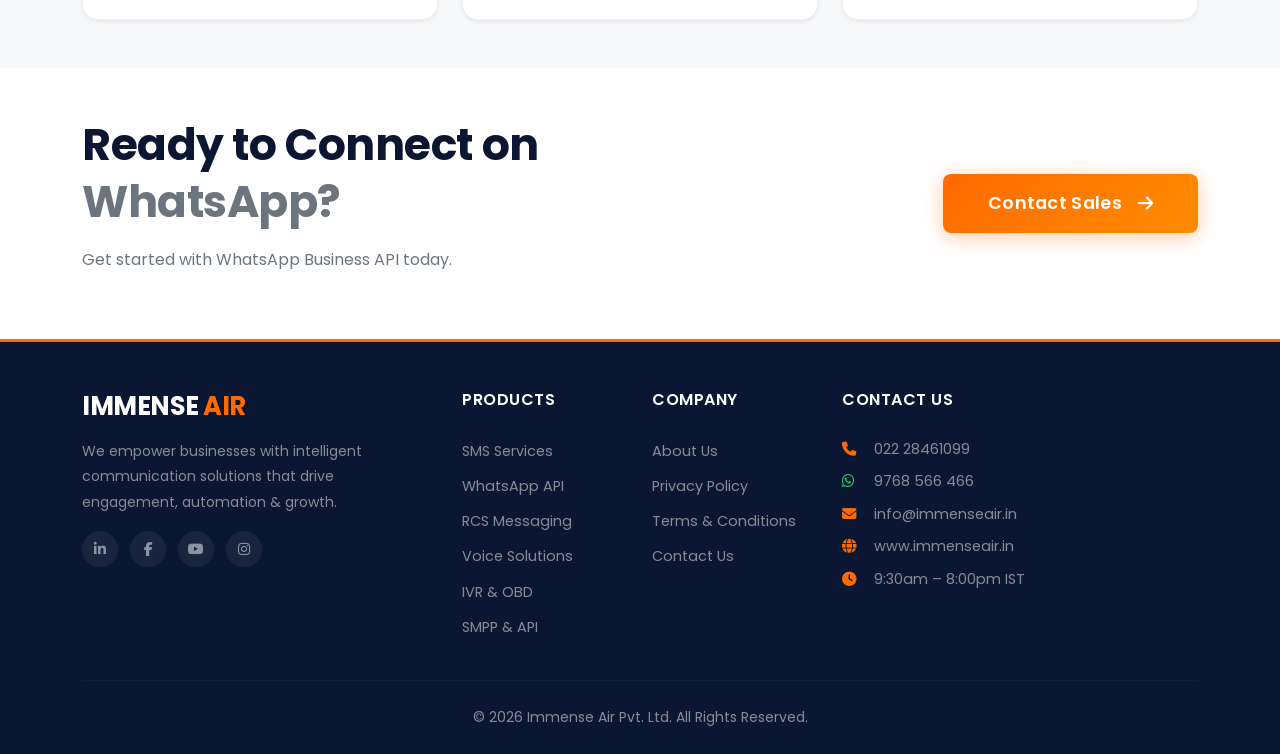
<file: products/whatsapp-api.html>
<!DOCTYPE html>
<html lang="en">
<head>
    <meta charset="UTF-8">
    <meta name="viewport" content="width=device-width, initial-scale=1.0">
    
    <!-- Page Title -->
    <title>WhatsApp Business API - Immense Air | Enterprise Communication Platform</title>
    
    <!-- SEO Meta Tags -->
    <meta name="description" content="Official WhatsApp Business API for enterprises. Automate, engage & support your customers with WhatsApp Business API.">
    <meta name="keywords" content="whatsapp business api, whatsapp api, whatsapp chatbot, whatsapp automation, whatsapp marketing">
    <meta name="robots" content="index, follow">
    
    <!-- Open Graph Tags -->
    <meta property="og:title" content="WhatsApp Business API - Immense Air">
    <meta property="og:description" content="Official WhatsApp Business API for enterprises.">
    <meta property="og:type" content="website">
    
    <!-- Canonical URL -->
    <link rel="canonical" href="https://www.immenseair.com/products/whatsapp-api.html">
    
    <!-- Bootstrap 5 CSS -->
    <link href="https://cdn.jsdelivr.net/npm/bootstrap@5.3.0/dist/css/bootstrap.min.css" rel="stylesheet">
    
    <!-- Font Awesome Icons -->
    <link rel="stylesheet" href="https://cdnjs.cloudflare.com/ajax/libs/font-awesome/6.5.0/css/all.min.css">
    
    <!-- Google Font - Poppins -->
    <link href="https://fonts.googleapis.com/css2?family=Poppins:wght@300;400;500;600;700;800;900&display=swap" rel="stylesheet">
    
    <!-- Custom CSS -->
    <link rel="stylesheet" href="../assets/css/style.css">
    <link rel="stylesheet" href="../assets/css/whatsapp.css">
    <link rel="stylesheet" href="../assets/css/responsive.css">
    
    <!-- Favicon -->
    <link rel="icon" type="image/x-icon" href="../assets/images/logo/favicon.ico">
</head>
<body>

    <!-- ============================================
         HEADER / NAVBAR
         ============================================ -->
    <header>
        <nav class="navbar navbar-expand-lg fixed-top" id="mainNav">
            <div class="container">
                <a class="navbar-brand" href="../index.html">
                    IMMENSE <span>AIR</span>
                </a>
                <button class="navbar-toggler" type="button" data-bs-toggle="collapse" data-bs-target="#navbarNav" 
                        aria-controls="navbarNav" aria-expanded="false" aria-label="Toggle navigation">
                    <span class="navbar-toggler-icon"></span>
                </button>
                <div class="collapse navbar-collapse" id="navbarNav">
                    <ul class="navbar-nav ms-auto align-items-lg-center">
                        <li class="nav-item">
                            <a class="nav-link" href="../index.html">Home</a>
                        </li>
                        <li class="nav-item">
                            <a class="nav-link" href="../about.html">About</a>
                        </li>
                        <li class="nav-item dropdown">
                            <a class="nav-link dropdown-toggle active" href="#" id="productsDropdown" 
                               role="button" data-bs-toggle="dropdown" aria-expanded="false">
                                Products
                            </a>
                            <ul class="dropdown-menu" aria-labelledby="productsDropdown">
                                <li><a class="dropdown-item" href="bulk-sms.html">
                                    <i class="fas fa-sms"></i> Bulk SMS
                                </a></li>
                                <li><a class="dropdown-item active" href="whatsapp-api.html">
                                    <i class="fab fa-whatsapp"></i> WhatsApp API
                                </a></li>
                                <li><a class="dropdown-item" href="rcs.html">
                                    <i class="fas fa-comment-dots"></i> RCS Messaging
                                </a></li>
                                <li><a class="dropdown-item" href="voice.html">
                                    <i class="fas fa-phone-alt"></i> Voice Solutions
                                </a></li>
                                <li><a class="dropdown-item" href="ivr-obd.html">
                                    <i class="fas fa-microphone-alt"></i> IVR / OBD
                                </a></li>
                                <li><a class="dropdown-item" href="smpp.html">
                                    <i class="fas fa-code"></i> SMPP API
                                </a></li>
                            </ul>
                        </li>
                        <li class="nav-item">
                            <a class="nav-link" href="../developers.html">Developers</a>
                        </li>
                        <li class="nav-item">
                            <a class="nav-link" href="../resources.html">Resources</a>
                        </li>
                        <li class="nav-item">
                            <a class="nav-link btn-nav-cta" href="../contact.html">Contact Us</a>
                        </li>
                    </ul>
                </div>
            </div>
        </nav>
    </header>

    <!-- ============================================
         PAGE CONTENT - WHATSAPP API
         ============================================ -->
    <main>

        <!-- ===== PRODUCT HERO ===== -->
        <section class="product-hero" style="padding-top: 140px; padding-bottom: 80px; background: var(--gradient-primary);">
            <div class="container">
                <div class="row align-items-center">
                    <div class="col-lg-7">
                        <span class="section-badge text-white">WhatsApp Business API</span>
                        <h1 class="text-white">Official WhatsApp <br><span class="text-secondary">Business API</span></h1>
                        <p class="text-white-50 lead">
                            Automate, engage & support your customers with the official WhatsApp Business API.
                        </p>
                        <p class="text-white-50">
                            Send notifications, automate conversations, and build custom chatbot experiences 
                            at scale with Meta's official API.
                        </p>
                        <div class="mt-4">
                            <a href="../contact.html" class="btn btn-primary-custom btn-lg me-3">
                                Get Started <i class="fas fa-arrow-right ms-2"></i>
                            </a>
                            <a href="#features" class="btn btn-secondary-custom btn-lg">
                                Learn More
                            </a>
                        </div>
                    </div>
                    <div class="col-lg-5 text-center">
                        <i class="fab fa-whatsapp fa-8x text-secondary opacity-50"></i>
                    </div>
                </div>
            </div>
        </section>

        <!-- ===== KEY FEATURES ===== -->
        <section class="py-5" id="features">
            <div class="container">
                <div class="text-center mb-5">
                    <span class="section-badge">Key Features</span>
                    <h2 class="section-title">Why Choose Our <span class="text-secondary">WhatsApp API</span></h2>
                </div>
                <div class="row g-4">
                    <div class="col-lg-4 col-md-6">
                        <div class="card-custom">
                            <div class="card-icon"><i class="fab fa-whatsapp"></i></div>
                            <h4>Official Meta API</h4>
                            <p>Fully compliant WhatsApp Business API with green tick verification support.</p>
                        </div>
                    </div>
                    <div class="col-lg-4 col-md-6">
                        <div class="card-custom">
                            <div class="card-icon"><i class="fas fa-robot"></i></div>
                            <h4>Chatbot Automation</h4>
                            <p>AI-powered chatbots for instant replies, lead generation, and customer support.</p>
                        </div>
                    </div>
                    <div class="col-lg-4 col-md-6">
                        <div class="card-custom">
                            <div class="card-icon"><i class="fas fa-bullhorn"></i></div>
                            <h4>Broadcast & Marketing</h4>
                            <p>Send bulk messages, product catalogs, and interactive templates.</p>
                        </div>
                    </div>
                </div>
            </div>
        </section>

        <!-- ===== USE CASES ===== -->
        <section class="py-5 bg-light-gray">
            <div class="container">
                <div class="text-center mb-5">
                    <span class="section-badge">Use Cases</span>
                    <h2 class="section-title">What You Can <span class="text-secondary">Do</span></h2>
                </div>
                <div class="row g-4">
                    <div class="col-lg-4 col-md-6">
                        <div class="card-custom text-center">
                            <i class="fas fa-headset fa-2x text-secondary mb-3"></i>
                            <h5>Customer Support</h5>
                            <p>24x7 automated support with quick resolution and human handover.</p>
                        </div>
                    </div>
                    <div class="col-lg-4 col-md-6">
                        <div class="card-custom text-center">
                            <i class="fas fa-shopping-cart fa-2x text-secondary mb-3"></i>
                            <h5>Order & Delivery Updates</h5>
                            <p>Real-time order confirmations, shipping updates, and delivery notifications.</p>
                        </div>
                    </div>
                    <div class="col-lg-4 col-md-6">
                        <div class="card-custom text-center">
                            <i class="fas fa-users fa-2x text-secondary mb-3"></i>
                            <h5>Lead Generation</h5>
                            <p>Capture leads, qualify prospects, and nurture them through WhatsApp.</p>
                        </div>
                    </div>
                </div>
            </div>
        </section>

        <!-- ===== CTA ===== -->
        <section class="py-5">
            <div class="container">
                <div class="row align-items-center">
                    <div class="col-lg-8">
                        <h2>Ready to Connect on <br><span class="text-secondary">WhatsApp?</span></h2>
                        <p class="text-gray">Get started with WhatsApp Business API today.</p>
                    </div>
                    <div class="col-lg-4 text-lg-end">
                        <a href="../contact.html" class="btn btn-primary-custom btn-lg">
                            Contact Sales <i class="fas fa-arrow-right ms-2"></i>
                        </a>
                    </div>
                </div>
            </div>
        </section>

    </main>

    <!-- ============================================
         FOOTER
         ============================================ -->
        <!-- ============================================
         FOOTER
         ============================================ -->
     <!-- ============================================
         FOOTER - IMMENSE AIR
         ============================================ -->
    <footer style="background:#0B1732!important;border-top:3px solid #FF6A00;padding-top:3rem;padding-bottom:1.5rem;color:#fff;">
        <div class="container">
            <div class="row g-4">
                <!-- Company Info -->
                <div class="col-lg-4 col-md-6">
                    <h4 style="font-size:1.6rem;font-weight:700;color:#fff;letter-spacing:-.5px;">IMMENSE <span style="color:#FF6A00;">AIR</span></h4>
                    <p style="color:rgba(255,255,255,.5);font-size:.875rem;max-width:350px;margin-top:.75rem;">
                        We empower businesses with intelligent communication solutions that drive engagement, 
                        automation & growth.
                    </p>
                    <div class="mt-3">
                        <a href="https://in.linkedin.com/company/immense-smart-solutions" target="_blank" class="social-link" style="display:inline-block;width:36px;height:36px;line-height:36px;text-align:center;border-radius:50%;background:rgba(255,255,255,.06);transition:all .3s ease;font-size:14px;color:rgba(255,255,255,.5)!important;text-decoration:none;margin-right:8px;"><i class="fab fa-linkedin-in"></i></a>
                        <a href="https://www.facebook.com/immensesmartsolutions/" target="_blank" class="social-link" style="display:inline-block;width:36px;height:36px;line-height:36px;text-align:center;border-radius:50%;background:rgba(255,255,255,.06);transition:all .3s ease;font-size:14px;color:rgba(255,255,255,.5)!important;text-decoration:none;margin-right:8px;"><i class="fab fa-facebook-f"></i></a>
                        <a href="https://www.youtube.com/@immensesmartsolutions" target="_blank" class="social-link" style="display:inline-block;width:36px;height:36px;line-height:36px;text-align:center;border-radius:50%;background:rgba(255,255,255,.06);transition:all .3s ease;font-size:14px;color:rgba(255,255,255,.5)!important;text-decoration:none;margin-right:8px;"><i class="fab fa-youtube"></i></a>
                        <a href="https://www.instagram.com/immense_smart_solutions/" target="_blank" class="social-link" style="display:inline-block;width:36px;height:36px;line-height:36px;text-align:center;border-radius:50%;background:rgba(255,255,255,.06);transition:all .3s ease;font-size:14px;color:rgba(255,255,255,.5)!important;text-decoration:none;"><i class="fab fa-instagram"></i></a>
                    </div>
                </div>

                <!-- Products Links -->
                <div class="col-lg-2 col-md-6">
                    <h6 style="font-size:1rem;font-weight:600;color:#fff;text-transform:uppercase;letter-spacing:.5px;position:relative;padding-bottom:10px;">Products</h6>
                    <ul style="list-style:none;padding-left:0;">
                        <li style="margin-bottom:8px;"><a href="products/bulk-sms.html" style="color:rgba(255,255,255,.5)!important;text-decoration:none;font-size:.9rem;">SMS Services</a></li>
                        <li style="margin-bottom:8px;"><a href="products/whatsapp-api.html" style="color:rgba(255,255,255,.5)!important;text-decoration:none;font-size:.9rem;">WhatsApp API</a></li>
                        <li style="margin-bottom:8px;"><a href="products/rcs.html" style="color:rgba(255,255,255,.5)!important;text-decoration:none;font-size:.9rem;">RCS Messaging</a></li>
                        <li style="margin-bottom:8px;"><a href="products/voice.html" style="color:rgba(255,255,255,.5)!important;text-decoration:none;font-size:.9rem;">Voice Solutions</a></li>
                        <li style="margin-bottom:8px;"><a href="products/ivr-obd.html" style="color:rgba(255,255,255,.5)!important;text-decoration:none;font-size:.9rem;">IVR & OBD</a></li>
                        <li style="margin-bottom:8px;"><a href="products/smpp.html" style="color:rgba(255,255,255,.5)!important;text-decoration:none;font-size:.9rem;">SMPP & API</a></li>
                    </ul>
                </div>

                <!-- Company Links -->
                <div class="col-lg-2 col-md-6">
                    <h6 style="font-size:1rem;font-weight:600;color:#fff;text-transform:uppercase;letter-spacing:.5px;position:relative;padding-bottom:10px;">Company</h6>
                    <ul style="list-style:none;padding-left:0;">
                        <li style="margin-bottom:8px;"><a href="about.html" style="color:rgba(255,255,255,.5)!important;text-decoration:none;font-size:.9rem;">About Us</a></li>
                        <li style="margin-bottom:8px;"><a href="privacy-policy.html" style="color:rgba(255,255,255,.5)!important;text-decoration:none;font-size:.9rem;">Privacy Policy</a></li>
                        <li style="margin-bottom:8px;"><a href="terms.html" style="color:rgba(255,255,255,.5)!important;text-decoration:none;font-size:.9rem;">Terms & Conditions</a></li>
                        <li style="margin-bottom:8px;"><a href="contact.html" style="color:rgba(255,255,255,.5)!important;text-decoration:none;font-size:.9rem;">Contact Us</a></li>
                    </ul>
                </div>

                <!-- Contact Info -->
                <div class="col-lg-4 col-md-6">
                    <h6 style="font-size:1rem;font-weight:600;color:#fff;text-transform:uppercase;letter-spacing:.5px;position:relative;padding-bottom:10px;">Contact Us</h6>
                    <ul style="list-style:none;padding-left:0;">
                        <li style="color:rgba(255,255,255,.5);font-size:.9rem;margin-bottom:8px;">
                            <a href="tel:02228461099" style="color:rgba(255,255,255,.5)!important;text-decoration:none;">
                                <i class="fas fa-phone me-2" style="color:#FF6A00;width:20px;"></i> 022 28461099
                            </a>
                        </li>
                        <li style="color:rgba(255,255,255,.5);font-size:.9rem;margin-bottom:8px;">
                            <a href="https://wa.me/919768566466" target="_blank" style="color:rgba(255,255,255,.5)!important;text-decoration:none;">
                                <i class="fab fa-whatsapp me-2" style="color:#25D366;width:20px;"></i> 9768 566 466
                            </a>
                        </li>
                        <li style="color:rgba(255,255,255,.5);font-size:.9rem;margin-bottom:8px;">
                            <a href="mailto:info@immenseair.in?subject=Enquiry%20from%20Immense%20Air%20Website&body=Hello%20Immense%20Air%20Team%2C%0A%0AI%20would%20like%20to%20know%20more%20about%20your%20services.%0A%0AThanks" 
                               style="color:rgba(255,255,255,.5)!important;text-decoration:none;">
                                <i class="fas fa-envelope me-2" style="color:#FF6A00;width:20px;"></i> info@immenseair.in
                            </a>
                        </li>
                        <li style="color:rgba(255,255,255,.5);font-size:.9rem;margin-bottom:8px;">
                            <a href="https://www.immenseair.in" target="_blank" style="color:rgba(255,255,255,.5)!important;text-decoration:none;">
                                <i class="fas fa-globe me-2" style="color:#FF6A00;width:20px;"></i> www.immenseair.in
                            </a>
                        </li>
                        <li style="color:rgba(255,255,255,.5);font-size:.9rem;">
                            <i class="fas fa-clock me-2" style="color:#FF6A00;width:20px;"></i> 9:30am – 8:00pm IST
                        </li>
                    </ul>
                </div>
            </div>
            <hr style="border-color:rgba(255,255,255,.1);margin:1.5rem 0;">
            <div class="text-center">
                <p style="color:rgba(255,255,255,.5);font-size:.875rem;margin-bottom:0;">
                    &copy; 2026 Immense Air Pvt. Ltd. All Rights Reserved. 
                   
                </p>
            </div>
        </div>
    </footer>

    <!-- ============================================
         FLOATING WHATSAPP BUTTON
         ============================================ -->
    <a href="https://wa.me/919768566466" target="_blank" 
       style="position:fixed;left:20px;bottom:100px;z-index:9999;background:#25D366;color:#fff;width:60px;height:60px;border-radius:50%;display:flex;align-items:center;justify-content:center;font-size:32px;box-shadow:0 4px 20px rgba(37,211,102,0.4);transition:all 0.3s ease;text-decoration:none;"
       onmouseover="this.style.transform='scale(1.1)';this.style.boxShadow='0 8px 30px rgba(37,211,102,0.6)';"
       onmouseout="this.style.transform='scale(1)';this.style.boxShadow='0 4px 20px rgba(37,211,102,0.4)';"
       aria-label="Chat on WhatsApp">
        <i class="fab fa-whatsapp"></i>
    </a>

    <!-- ============================================
         SCRIPTS - YAHAN ADD KARO 👇
         ============================================ -->
    <!-- Bootstrap 5 JS -->
    <script src="https://cdn.jsdelivr.net/npm/bootstrap@5.3.0/dist/js/bootstrap.bundle.min.js"></script>
    
    <!-- Custom JS -->
    <script src="../assets/js/main.js"></script>
    <script src="../assets/js/whatsapp.js"></script>   <!-- 👈 YAHAN ADD KARO -->
</body>
</html>
</file>
<file: assets/css/style.css>
/* ============================================
   IMMENSE AIR PVT. LTD.
   Common Stylesheet
   Version: 1.0
   ============================================ */

/* ===== Google Fonts ===== */
@import url('https://fonts.googleapis.com/css2?family=Poppins:wght@300;400;500;600;700;800;900&display=swap');

/* ===== CSS Variables ===== */
:root {
    /* Brand Colors */
    --primary: #0B1732;
    --secondary: #FF6A00;
    --accent: #1E3A5F;
    --white: #FFFFFF;
    --light-gray: #F8F9FA;
    --gray: #6C757D;
    --dark-gray: #343A40;
    --black: #0B1732;
    
    /* Gradients */
    --gradient-primary: linear-gradient(135deg, #0B1732 0%, #1E3A5F 100%);
    --gradient-secondary: linear-gradient(135deg, #FF6A00 0%, #FF8C00 100%);
    --gradient-hero: linear-gradient(135deg, #0B1732 0%, #1E3A5F 50%, #0B1732 100%);
    
    /* Typography */
    --font-family: 'Poppins', sans-serif;
    --font-size-base: 16px;
    --font-weight-light: 300;
    --font-weight-regular: 400;
    --font-weight-medium: 500;
    --font-weight-semibold: 600;
    --font-weight-bold: 700;
    --font-weight-extrabold: 800;
    
    /* Spacing */
    --spacing-xs: 0.25rem;
    --spacing-sm: 0.5rem;
    --spacing-md: 1rem;
    --spacing-lg: 2rem;
    --spacing-xl: 4rem;
    --spacing-xxl: 6rem;
    
    /* Border Radius */
    --radius-sm: 4px;
    --radius-md: 8px;
    --radius-lg: 16px;
    --radius-xl: 24px;
    --radius-full: 9999px;
    
    /* Transitions */
    --transition-fast: 0.2s ease;
    --transition-normal: 0.3s ease;
    --transition-slow: 0.5s ease;
    
    /* Box Shadows */
    --shadow-sm: 0 2px 4px rgba(11, 23, 50, 0.08);
    --shadow-md: 0 4px 12px rgba(11, 23, 50, 0.12);
    --shadow-lg: 0 8px 32px rgba(11, 23, 50, 0.16);
    --shadow-xl: 0 16px 48px rgba(11, 23, 50, 0.2);
}

/* ===== Reset & Base ===== */
* {
    margin: 0;
    padding: 0;
    box-sizing: border-box;
}

html {
    scroll-behavior: smooth;
    -webkit-text-size-adjust: 100%;
}

body {
    font-family: var(--font-family);
    font-size: var(--font-size-base);
    font-weight: var(--font-weight-regular);
    color: var(--primary);
    background-color: var(--white);
    line-height: 1.7;
    overflow-x: hidden;
    -webkit-font-smoothing: antialiased;
    -moz-osx-font-smoothing: grayscale;
}

/* ===== Typography ===== */
h1, h2, h3, h4, h5, h6 {
    font-family: var(--font-family);
    font-weight: var(--font-weight-bold);
    color: var(--primary);
    line-height: 1.3;
    margin-bottom: var(--spacing-md);
}

h1 {
    font-size: 3.8rem;
    font-weight: var(--font-weight-extrabold);
    letter-spacing: -0.02em;
    line-height: 1.1;
}

h2 {
    font-size: 2.75rem;
    font-weight: var(--font-weight-bold);
    letter-spacing: -0.01em;
}

h3 {
    font-size: 1.75rem;
    font-weight: var(--font-weight-semibold);
}

h4 {
    font-size: 1.35rem;
    font-weight: var(--font-weight-semibold);
}

h5 {
    font-size: 1.15rem;
    font-weight: var(--font-weight-medium);
}

h6 {
    font-size: 1rem;
    font-weight: var(--font-weight-medium);
}

p {
    font-size: 1rem;
    line-height: 1.8;
    color: var(--gray);
    margin-bottom: var(--spacing-md);
}

a {
    color: var(--secondary);
    text-decoration: none;
    transition: color var(--transition-fast);
}

a:hover {
    color: var(--primary);
    text-decoration: none;
}

/* ===== Utility Classes ===== */
.text-primary-color {
    color: var(--primary) !important;
}

.text-secondary-color {
    color: var(--secondary) !important;
}

.text-accent-color {
    color: var(--accent) !important;
}

.text-white-color {
    color: var(--white) !important;
}

.text-gray-color {
    color: var(--gray) !important;
}

.bg-primary-color {
    background-color: var(--primary) !important;
}

.bg-secondary-color {
    background-color: var(--secondary) !important;
}

.bg-accent-color {
    background-color: var(--accent) !important;
}

.bg-light-gray {
    background-color: var(--light-gray) !important;
}

/* ===== Buttons ===== */
.btn {
    font-family: var(--font-family);
    font-weight: var(--font-weight-semibold);
    padding: 0.8rem 2.2rem;
    border-radius: var(--radius-md);
    transition: all var(--transition-normal);
    display: inline-flex;
    align-items: center;
    justify-content: center;
    gap: 0.5rem;
    border: none;
    cursor: pointer;
    text-transform: none;
    letter-spacing: 0.3px;
    font-size: 1rem;
}

.btn-primary-custom {
    background: var(--gradient-secondary);
    color: var(--white);
    box-shadow: 0 4px 20px rgba(255, 106, 0, 0.35);
}

.btn-primary-custom:hover {
    transform: translateY(-3px);
    box-shadow: 0 8px 35px rgba(255, 106, 0, 0.45);
    color: var(--white);
}

.btn-secondary-custom {
    background: transparent;
    color: var(--white);
    border: 2px solid var(--white);
}

.btn-secondary-custom:hover {
    background: var(--white);
    color: var(--primary);
    transform: translateY(-3px);
}

.btn-outline-custom {
    background: transparent;
    color: var(--secondary);
    border: 2px solid var(--secondary);
}

.btn-outline-custom:hover {
    background: var(--secondary);
    color: var(--white);
    transform: translateY(-3px);
}

.btn-dark-custom {
    background: var(--primary);
    color: var(--white);
}

.btn-dark-custom:hover {
    background: var(--accent);
    color: var(--white);
    transform: translateY(-3px);
}

.btn-sm {
    padding: 0.5rem 1.25rem;
    font-size: 0.875rem;
}

.btn-lg {
    padding: 1rem 2.8rem;
    font-size: 1.1rem;
}

/* ===== Section Titles ===== */
.section-title {
    font-size: 2.75rem;
    font-weight: var(--font-weight-bold);
    margin-bottom: var(--spacing-md);
    color: var(--primary);
}

.section-subtitle {
    font-size: 1.125rem;
    color: var(--gray);
    max-width: 600px;
    margin: 0 auto var(--spacing-lg);
    line-height: 1.8;
}

.section-badge {
    display: inline-block;
    padding: 0.3rem 1rem;
    background: rgba(255, 106, 0, 0.1);
    color: var(--secondary);
    border-radius: var(--radius-full);
    font-size: 0.85rem;
    font-weight: var(--font-weight-semibold);
    margin-bottom: var(--spacing-md);
    letter-spacing: 0.5px;
}

/* ===== Cards ===== */
.card-custom {
    background: var(--white);
    border-radius: var(--radius-lg);
    padding: 2rem;
    box-shadow: var(--shadow-sm);
    transition: all var(--transition-normal);
    border: 1px solid rgba(11, 23, 50, 0.06);
    height: 100%;
}

.card-custom:hover {
    transform: translateY(-8px);
    box-shadow: var(--shadow-lg);
}

.card-custom .card-icon {
    width: 60px;
    height: 60px;
    display: flex;
    align-items: center;
    justify-content: center;
    background: rgba(255, 106, 0, 0.1);
    border-radius: var(--radius-md);
    margin-bottom: var(--spacing-md);
    color: var(--secondary);
    font-size: 1.5rem;
}

.card-custom h4 {
    margin-bottom: var(--spacing-sm);
}

.card-custom p {
    margin-bottom: var(--spacing-md);
    font-size: 0.95rem;
}

/* ===== Stats ===== */
.stat-number {
    font-size: 3rem;
    font-weight: var(--font-weight-extrabold);
    color: var(--secondary);
    line-height: 1.1;
    display: block;
}

.stat-label {
    font-size: 1rem;
    color: var(--gray);
    font-weight: var(--font-weight-medium);
}

/* ===== Hero Section ===== */
.hero-section {
    background: var(--gradient-hero);
    padding: 120px 0 80px;
    position: relative;
    overflow: hidden;
}

.hero-section::before {
    content: '';
    position: absolute;
    top: -50%;
    right: -20%;
    width: 600px;
    height: 600px;
    background: rgba(255, 106, 0, 0.05);
    border-radius: 50%;
    pointer-events: none;
}

.hero-section::after {
    content: '';
    position: absolute;
    bottom: -30%;
    left: -10%;
    width: 400px;
    height: 400px;
    background: rgba(255, 106, 0, 0.03);
    border-radius: 50%;
    pointer-events: none;
}

.hero-section h1 {
    color: var(--white);
}

.hero-section h1 span {
    color: var(--secondary);
}

.hero-section p {
    color: rgba(255, 255, 255, 0.8);
    font-size: 1.15rem;
    max-width: 550px;
}

/* ===== Responsive Typography ===== */
@media (max-width: 992px) {
    h1 {
        font-size: 2.8rem;
    }
    h2 {
        font-size: 2.2rem;
    }
    h3 {
        font-size: 1.6rem;
    }
    .section-title {
        font-size: 2.2rem;
    }
    .stat-number {
        font-size: 2.5rem;
    }
}

@media (max-width: 768px) {
    h1 {
        font-size: 2.2rem;
    }
    h2 {
        font-size: 1.8rem;
    }
    h3 {
        font-size: 1.3rem;
    }
    .section-title {
        font-size: 1.8rem;
    }
    .stat-number {
        font-size: 2rem;
    }
    .hero-section {
        padding: 100px 0 60px;
    }
    .hero-section p {
        font-size: 1rem;
    }
    .btn {
        padding: 0.6rem 1.5rem;
        font-size: 0.9rem;
    }
}

@media (max-width: 576px) {
    h1 {
        font-size: 1.8rem;
    }
    h2 {
        font-size: 1.5rem;
    }
    .section-title {
        font-size: 1.5rem;
    }
    .stat-number {
        font-size: 1.6rem;
    }
    .card-custom {
        padding: 1.25rem;
    }
}
/* ============================================
   HEADER / NAVBAR STYLES
   ============================================ */

/* ===== Navbar ===== */
.navbar {
    padding: 0.8rem 0;
    background: var(--primary) !important;
    border-bottom: 1px solid rgba(255, 255, 255, 0.06);
    transition: all var(--transition-normal);
}

.navbar .navbar-brand {
    font-size: 1.5rem;
    font-weight: var(--font-weight-extrabold);
    color: var(--white) !important;
    letter-spacing: -0.5px;
}

.navbar .navbar-brand span {
    color: var(--secondary);
}

.navbar .navbar-brand img {
    height: 40px;
    width: auto;
    margin-right: 10px;
}

.navbar .nav-link {
    color: rgba(255, 255, 255, 0.8) !important;
    font-weight: var(--font-weight-medium);
    font-size: 0.95rem;
    padding: 0.6rem 1rem !important;
    transition: all var(--transition-fast);
    position: relative;
}

.navbar .nav-link:hover,
.navbar .nav-link.active {
    color: var(--secondary) !important;
}

.navbar .nav-link::after {
    content: '';
    position: absolute;
    bottom: 0;
    left: 50%;
    transform: translateX(-50%);
    width: 0;
    height: 2px;
    background: var(--secondary);
    transition: width var(--transition-normal);
}

.navbar .nav-link:hover::after,
.navbar .nav-link.active::after {
    width: 60%;
}

/* ===== Dropdown ===== */
.navbar .dropdown-menu {
    background: var(--white);
    border: none;
    border-radius: var(--radius-md);
    box-shadow: var(--shadow-lg);
    padding: 0.5rem 0;
    min-width: 220px;
    margin-top: 0.5rem;
    border-top: 3px solid var(--secondary);
}

.navbar .dropdown-item {
    color: var(--primary);
    font-weight: var(--font-weight-medium);
    font-size: 0.9rem;
    padding: 0.6rem 1.5rem;
    transition: all var(--transition-fast);
}

.navbar .dropdown-item:hover {
    background: rgba(255, 106, 0, 0.08);
    color: var(--secondary);
    padding-left: 1.8rem;
}

.navbar .dropdown-item i {
    width: 20px;
    color: var(--secondary);
    margin-right: 8px;
}

/* ===== Navbar Toggler ===== */
.navbar .navbar-toggler {
    border: none;
    padding: 0.4rem 0.6rem;
    color: var(--white);
}

.navbar .navbar-toggler:focus {
    box-shadow: none;
}

.navbar .navbar-toggler-icon {
    background-image: url("data:image/svg+xml,%3csvg xmlns='http://www.w3.org/2000/svg' viewBox='0 0 30 30'%3e%3cpath stroke='rgba(255,255,255,0.9)' stroke-linecap='round' stroke-miterlimit='10' stroke-width='2' d='M4 7h22M4 15h22M4 23h22'/%3e%3c/svg%3e");
}

/* ===== Navbar CTA Button ===== */
.navbar .btn-nav-cta {
    background: var(--gradient-secondary);
    color: var(--white) !important;
    padding: 0.5rem 1.5rem !important;
    border-radius: var(--radius-md);
    font-weight: var(--font-weight-semibold);
    font-size: 0.9rem;
    transition: all var(--transition-normal);
}

.navbar .btn-nav-cta:hover {
    transform: translateY(-2px);
    box-shadow: 0 4px 20px rgba(255, 106, 0, 0.4);
}

.navbar .btn-nav-cta::after {
    display: none;
}

/* ===== Scrolled Navbar ===== */
.navbar.scrolled {
    background: rgba(11, 23, 50, 0.97) !important;
    backdrop-filter: blur(10px);
    box-shadow: var(--shadow-md);
}

/* ===== Mobile Menu ===== */
@media (max-width: 991px) {
    .navbar {
        padding: 0.5rem 0;
    }
    
    .navbar .navbar-collapse {
        background: var(--primary);
        padding: 1rem 0.5rem;
        border-radius: var(--radius-md);
        margin-top: 0.5rem;
        border: 1px solid rgba(255, 255, 255, 0.06);
    }
    
    .navbar .nav-link {
        padding: 0.5rem 1rem !important;
        border-bottom: 1px solid rgba(255, 255, 255, 0.05);
    }
    
    .navbar .nav-link::after {
        display: none;
    }
    
    .navbar .dropdown-menu {
        background: rgba(255, 255, 255, 0.05);
        border: none;
        box-shadow: none;
        margin: 0;
        padding: 0 0 0 1rem;
        border-top: none;
    }
    
    .navbar .dropdown-item {
        color: rgba(255, 255, 255, 0.8);
        padding: 0.4rem 1rem;
    }
    
    .navbar .dropdown-item:hover {
        background: rgba(255, 106, 0, 0.15);
        color: var(--secondary);
    }
    
    .navbar .btn-nav-cta {
        display: inline-block;
        margin-top: 0.5rem;
        text-align: center;
    }
}
</file>
<file: assets/css/about.css>
/* ============================================
   ABOUT PAGE STYLES
   ============================================ */

/* ===== Page Hero ===== */
.page-hero {
    position: relative;
    overflow: hidden;
}

.page-hero::before {
    content: '';
    position: absolute;
    top: -50%;
    right: -20%;
    width: 500px;
    height: 500px;
    background: rgba(255, 106, 0, 0.05);
    border-radius: 50%;
    pointer-events: none;
}

.page-hero h1 {
    font-size: 3.5rem;
}

/* ===== Responsive ===== */
@media (max-width: 992px) {
    .page-hero h1 {
        font-size: 2.5rem;
    }
}

@media (max-width: 768px) {
    .page-hero {
        padding-top: 120px !important;
        padding-bottom: 50px !important;
    }
    
    .page-hero h1 {
        font-size: 2rem;
    }
}
</file>
<file: assets/css/responsive.css>
/* ============================================
   RESOURCES PAGE STYLES
   ============================================ */

/* ===== Page Hero ===== */
.page-hero {
    position: relative;
    overflow: hidden;
}

.page-hero::before {
    content: '';
    position: absolute;
    top: -50%;
    right: -20%;
    width: 500px;
    height: 500px;
    background: rgba(255, 106, 0, 0.05);
    border-radius: 50%;
    pointer-events: none;
}

.page-hero h1 {
    font-size: 3.5rem;
}

/* ===== Resource Cards ===== */
.resource-card {
    text-align: center;
    transition: all var(--transition-normal);
}

.resource-card:hover {
    transform: translateY(-8px);
}

.resource-card .resource-icon {
    width: 70px;
    height: 70px;
    display: flex;
    align-items: center;
    justify-content: center;
    background: rgba(255, 106, 0, 0.08);
    border-radius: var(--radius-full);
    margin: 0 auto 1rem;
    color: var(--secondary);
    font-size: 1.8rem;
    transition: all var(--transition-normal);
}

.resource-card:hover .resource-icon {
    background: var(--secondary);
    color: var(--white);
}

/* ===== Featured Cards ===== */
.featured-card {
    background: var(--white);
    border-radius: var(--radius-lg);
    padding: 1.5rem;
    border: 1px solid rgba(11, 23, 50, 0.06);
    transition: all var(--transition-normal);
    position: relative;
    height: 100%;
}

.featured-card:hover {
    transform: translateY(-5px);
    box-shadow: var(--shadow-md);
}

.featured-card .featured-badge {
    display: inline-block;
    padding: 0.2rem 0.8rem;
    background: rgba(255, 106, 0, 0.1);
    color: var(--secondary);
    border-radius: var(--radius-full);
    font-size: 0.7rem;
    font-weight: var(--font-weight-semibold);
    text-transform: uppercase;
    letter-spacing: 0.5px;
}

/* ===== Newsletter ===== */
.input-group .form-control {
    border: none;
    border-radius: var(--radius-md) 0 0 var(--radius-md);
    padding: 1rem 1.25rem;
}

.input-group .form-control:focus {
    box-shadow: none;
    border: none;
}

.input-group .btn {
    border-radius: 0 var(--radius-md) var(--radius-md) 0;
    padding: 1rem 2rem;
}

/* ===== Responsive ===== */
@media (max-width: 992px) {
    .page-hero h1 {
        font-size: 2.5rem;
    }
}

@media (max-width: 768px) {
    .page-hero {
        padding-top: 120px !important;
        padding-bottom: 50px !important;
    }
    .page-hero h1 {
        font-size: 2rem;
    }
    .input-group {
        flex-direction: column;
        gap: 0.5rem;
    }
    .input-group .form-control {
        border-radius: var(--radius-md);
    }
    .input-group .btn {
        border-radius: var(--radius-md);
        width: 100%;
    }
}
</file>
<file: assets/css/contact.css>
/* ============================================
   CONTACT PAGE STYLES
   ============================================ */

/* ===== Page Hero ===== */
.page-hero {
    position: relative;
    overflow: hidden;
}

.page-hero::before {
    content: '';
    position: absolute;
    top: -50%;
    right: -20%;
    width: 500px;
    height: 500px;
    background: rgba(255, 106, 0, 0.05);
    border-radius: 50%;
    pointer-events: none;
}

.page-hero h1 {
    font-size: 3.5rem;
}

/* ===== Contact Info Items ===== */
.contact-info-item .contact-icon {
    width: 50px;
    height: 50px;
    min-width: 50px;
    display: flex;
    align-items: center;
    justify-content: center;
    background: rgba(255, 106, 0, 0.1);
    border-radius: var(--radius-md);
    color: var(--secondary);
    font-size: 1.2rem;
}

.contact-info-item h6 {
    font-size: 0.95rem;
}

/* ===== Contact Form ===== */
.contact-form-wrapper {
    border: 1px solid rgba(11, 23, 50, 0.06);
}

.contact-form-wrapper .form-control,
.contact-form-wrapper .form-select {
    border: 1px solid rgba(11, 23, 50, 0.1);
    border-radius: var(--radius-md);
    padding: 0.75rem 1rem;
    font-size: 0.95rem;
    transition: all var(--transition-fast);
    background: var(--white);
}

.contact-form-wrapper .form-control:focus,
.contact-form-wrapper .form-select:focus {
    border-color: var(--secondary);
    box-shadow: 0 0 0 3px rgba(255, 106, 0, 0.15);
}

.contact-form-wrapper .form-label {
    font-size: 0.9rem;
    margin-bottom: 0.3rem;
}

/* ===== Opt-in Checkbox ===== */
.form-check-input[type="checkbox"] {
    width: 18px;
    height: 18px;
    margin-top: 3px;
    border-radius: 4px;
    border: 2px solid rgba(11, 23, 50, 0.2);
    cursor: pointer;
    transition: all var(--transition-fast);
}

.form-check-input[type="checkbox"]:checked {
    background-color: var(--secondary);
    border-color: var(--secondary);
}

.form-check-input[type="checkbox"]:focus {
    box-shadow: 0 0 0 3px rgba(255, 106, 0, 0.15);
}

.form-check-label {
    font-size: 0.9rem;
    line-height: 1.6;
    color: var(--gray);
}

/* ===== Contact Social Icons ===== */
.contact-social {
    display: inline-block;
    width: 40px;
    height: 40px;
    line-height: 40px;
    text-align: center;
    border-radius: 50%;
    background: rgba(11, 23, 50, 0.06);
    color: var(--primary);
    transition: all var(--transition-normal);
    font-size: 16px;
}

.contact-social:hover {
    background: var(--secondary);
    color: var(--white);
    transform: translateY(-3px);
}

/* ===== Google Map ===== */
.map-container {
    position: relative;
    overflow: hidden;
    box-shadow: var(--shadow-md);
}

.map-container iframe {
    display: block;
}

/* ===== Form Success/Error Messages ===== */
#formMessage .alert {
    border-radius: var(--radius-md);
    padding: 1rem 1.25rem;
    font-size: 0.95rem;
}

#formMessage .alert-success {
    background: #d4edda;
    border-color: #c3e6cb;
    color: #155724;
}

#formMessage .alert-danger {
    background: #f8d7da;
    border-color: #f5c6cb;
    color: #721c24;
}

/* ===== Responsive ===== */
@media (max-width: 992px) {
    .page-hero h1 {
        font-size: 2.5rem;
    }
}

@media (max-width: 768px) {
    .page-hero {
        padding-top: 120px !important;
        padding-bottom: 50px !important;
    }
    
    .page-hero h1 {
        font-size: 2rem;
    }
    
    .contact-form-wrapper {
        padding: 1.5rem !important;
    }
    
    .map-container {
        height: 250px !important;
    }
    
    .map-container iframe {
        height: 250px !important;
    }
}
</file>
<file: assets/css/developers.css>
/* ============================================
   DEVELOPERS PAGE STYLES
   ============================================ */

/* ===== Page Hero ===== */
.page-hero {
    position: relative;
    overflow: hidden;
}

.page-hero::before {
    content: '';
    position: absolute;
    top: -50%;
    right: -20%;
    width: 500px;
    height: 500px;
    background: rgba(255, 106, 0, 0.05);
    border-radius: 50%;
    pointer-events: none;
}

.page-hero h1 {
    font-size: 3.5rem;
}

/* ===== Dev Cards ===== */
.dev-card {
    text-align: center;
    transition: all var(--transition-normal);
}

.dev-card:hover {
    transform: translateY(-8px);
}

.dev-card .dev-icon {
    width: 70px;
    height: 70px;
    display: flex;
    align-items: center;
    justify-content: center;
    background: rgba(255, 106, 0, 0.08);
    border-radius: var(--radius-full);
    margin: 0 auto 1rem;
    color: var(--secondary);
    font-size: 1.8rem;
    transition: all var(--transition-normal);
}

.dev-card:hover .dev-icon {
    background: var(--secondary);
    color: var(--white);
}

/* ===== Language Cards ===== */
.language-card {
    padding: 1.5rem 1rem;
    background: var(--white);
    border-radius: var(--radius-md);
    transition: all var(--transition-normal);
    border: 1px solid rgba(11, 23, 50, 0.06);
}

.language-card:hover {
    transform: translateY(-5px);
    box-shadow: var(--shadow-md);
}

.language-card i {
    transition: all var(--transition-normal);
}

.language-card:hover i {
    transform: scale(1.1);
}

/* ===== Responsive ===== */
@media (max-width: 992px) {
    .page-hero h1 {
        font-size: 2.5rem;
    }
}

@media (max-width: 768px) {
    .page-hero {
        padding-top: 120px !important;
        padding-bottom: 50px !important;
    }
    .page-hero h1 {
        font-size: 2rem;
    }
}
</file>
<file: assets/css/bulk-sms.css>
/* ============================================
   BULK SMS PAGE STYLES
   ============================================ */

.product-hero {
    position: relative;
    overflow: hidden;
}

.product-hero::before {
    content: '';
    position: absolute;
    top: -50%;
    right: -20%;
    width: 500px;
    height: 500px;
    background: rgba(255, 106, 0, 0.05);
    border-radius: 50%;
    pointer-events: none;
}

.product-hero h1 {
    font-size: 3.5rem;
}

@media (max-width: 992px) {
    .product-hero h1 {
        font-size: 2.5rem;
    }
}

@media (max-width: 768px) {
    .product-hero {
        padding-top: 120px !important;
        padding-bottom: 50px !important;
    }
    .product-hero h1 {
        font-size: 2rem;
    }
}
</file>
<file: assets/css/rcs.css>
/* ============================================
   RCS MESSAGING PAGE STYLES
   ============================================ */

.product-hero {
    position: relative;
    overflow: hidden;
}

.product-hero::before {
    content: '';
    position: absolute;
    top: -50%;
    right: -20%;
    width: 500px;
    height: 500px;
    background: rgba(255, 106, 0, 0.05);
    border-radius: 50%;
    pointer-events: none;
}

.product-hero h1 {
    font-size: 3.5rem;
}

@media (max-width: 992px) {
    .product-hero h1 {
        font-size: 2.5rem;
    }
}

@media (max-width: 768px) {
    .product-hero {
        padding-top: 120px !important;
        padding-bottom: 50px !important;
    }
    .product-hero h1 {
        font-size: 2rem;
    }
}
</file>
<file: assets/css/smpp.css>
/* ============================================
   SMPP API PAGE STYLES
   ============================================ */

.product-hero {
    position: relative;
    overflow: hidden;
}

.product-hero::before {
    content: '';
    position: absolute;
    top: -50%;
    right: -20%;
    width: 500px;
    height: 500px;
    background: rgba(255, 106, 0, 0.05);
    border-radius: 50%;
    pointer-events: none;
}

.product-hero h1 {
    font-size: 3.5rem;
}

@media (max-width: 992px) {
    .product-hero h1 {
        font-size: 2.5rem;
    }
}

@media (max-width: 768px) {
    .product-hero {
        padding-top: 120px !important;
        padding-bottom: 50px !important;
    }
    .product-hero h1 {
        font-size: 2rem;
    }
}
</file>
<file: assets/css/voice.css>
/* ============================================
   VOICE SOLUTIONS PAGE STYLES
   ============================================ */

.product-hero {
    position: relative;
    overflow: hidden;
}

.product-hero::before {
    content: '';
    position: absolute;
    top: -50%;
    right: -20%;
    width: 500px;
    height: 500px;
    background: rgba(255, 106, 0, 0.05);
    border-radius: 50%;
    pointer-events: none;
}

.product-hero h1 {
    font-size: 3.5rem;
}

@media (max-width: 992px) {
    .product-hero h1 {
        font-size: 2.5rem;
    }
}

@media (max-width: 768px) {
    .product-hero {
        padding-top: 120px !important;
        padding-bottom: 50px !important;
    }
    .product-hero h1 {
        font-size: 2rem;
    }
}
</file>
<file: assets/css/whatsapp.css>
/* ============================================
   WHATSAPP API PAGE STYLES
   ============================================ */

.product-hero {
    position: relative;
    overflow: hidden;
}

.product-hero::before {
    content: '';
    position: absolute;
    top: -50%;
    right: -20%;
    width: 500px;
    height: 500px;
    background: rgba(255, 106, 0, 0.05);
    border-radius: 50%;
    pointer-events: none;
}

.product-hero h1 {
    font-size: 3.5rem;
}

@media (max-width: 992px) {
    .product-hero h1 {
        font-size: 2.5rem;
    }
}

@media (max-width: 768px) {
    .product-hero {
        padding-top: 120px !important;
        padding-bottom: 50px !important;
    }
    .product-hero h1 {
        font-size: 2rem;
    }
}
</file>
<file: assets/css/style.min.css>
/* ===== MINIFIED CSS - Copy paste karo ===== */
@import url('https://fonts.googleapis.com/css2?family=Poppins:wght@300;400;500;600;700;800;900&display=swap');:root{--primary:#0B1732;--secondary:#FF6A00;--accent:#1E3A5F;--white:#FFFFFF;--light-gray:#F8F9FA;--gray:#6C757D;--dark-gray:#343A40;--black:#0B1732;--gradient-primary:linear-gradient(135deg,#0B1732 0%,#1E3A5F 100%);--gradient-secondary:linear-gradient(135deg,#FF6A00 0%,#FF8C00 100%);--gradient-hero:linear-gradient(135deg,#0B1732 0%,#1E3A5F 50%,#0B1732 100%);--font-family:'Poppins',sans-serif;--font-size-base:16px;--font-weight-light:300;--font-weight-regular:400;--font-weight-medium:500;--font-weight-semibold:600;--font-weight-bold:700;--font-weight-extrabold:800;--spacing-xs:.25rem;--spacing-sm:.5rem;--spacing-md:1rem;--spacing-lg:2rem;--spacing-xl:4rem;--spacing-xxl:6rem;--radius-sm:4px;--radius-md:8px;--radius-lg:16px;--radius-xl:24px;--radius-full:9999px;--transition-fast:.2s ease;--transition-normal:.3s ease;--transition-slow:.5s ease;--shadow-sm:0 2px 4px rgba(11,23,50,.08);--shadow-md:0 4px 12px rgba(11,23,50,.12);--shadow-lg:0 8px 32px rgba(11,23,50,.16);--shadow-xl:0 16px 48px rgba(11,23,50,.2)}*{margin:0;padding:0;box-sizing:border-box}html{scroll-behavior:smooth;-webkit-text-size-adjust:100%}body{font-family:var(--font-family);font-size:var(--font-size-base);font-weight:var(--font-weight-regular);color:var(--primary);background-color:var(--white);line-height:1.7;overflow-x:hidden;-webkit-font-smoothing:antialiased;-moz-osx-font-smoothing:grayscale}h1,h2,h3,h4,h5,h6{font-family:var(--font-family);font-weight:var(--font-weight-bold);color:var(--primary);line-height:1.3;margin-bottom:var(--spacing-md)}h1{font-size:3.8rem;font-weight:var(--font-weight-extrabold);letter-spacing:-.02em;line-height:1.1}h2{font-size:2.75rem;font-weight:var(--font-weight-bold);letter-spacing:-.01em}h3{font-size:1.75rem;font-weight:var(--font-weight-semibold)}h4{font-size:1.35rem;font-weight:var(--font-weight-semibold)}h5{font-size:1.15rem;font-weight:var(--font-weight-medium)}h6{font-size:1rem;font-weight:var(--font-weight-medium)}p{font-size:1rem;line-height:1.8;color:var(--gray);margin-bottom:var(--spacing-md)}a{color:var(--secondary);text-decoration:none;transition:color var(--transition-fast)}a:hover{color:var(--primary);text-decoration:none}.text-primary-color{color:var(--primary)!important}.text-secondary-color{color:var(--secondary)!important}.text-accent-color{color:var(--accent)!important}.text-white-color{color:var(--white)!important}.text-gray-color{color:var(--gray)!important}.bg-primary-color{background-color:var(--primary)!important}.bg-secondary-color{background-color:var(--secondary)!important}.bg-accent-color{background-color:var(--accent)!important}.bg-light-gray{background-color:var(--light-gray)!important}.btn{font-family:var(--font-family);font-weight:var(--font-weight-semibold);padding:.8rem 2.2rem;border-radius:var(--radius-md);transition:all var(--transition-normal);display:inline-flex;align-items:center;justify-content:center;gap:.5rem;border:none;cursor:pointer;text-transform:none;letter-spacing:.3px;font-size:1rem}.btn-primary-custom{background:var(--gradient-secondary);color:var(--white);box-shadow:0 4px 20px rgba(255,106,0,.35)}.btn-primary-custom:hover{transform:translateY(-3px);box-shadow:0 8px 35px rgba(255,106,0,.45);color:var(--white)}.btn-secondary-custom{background:transparent;color:var(--white);border:2px solid var(--white)}.btn-secondary-custom:hover{background:var(--white);color:var(--primary);transform:translateY(-3px)}.btn-outline-custom{background:transparent;color:var(--secondary);border:2px solid var(--secondary)}.btn-outline-custom:hover{background:var(--secondary);color:var(--white);transform:translateY(-3px)}.btn-dark-custom{background:var(--primary);color:var(--white)}.btn-dark-custom:hover{background:var(--accent);color:var(--white);transform:translateY(-3px)}.btn-sm{padding:.5rem 1.25rem;font-size:.875rem}.btn-lg{padding:1rem 2.8rem;font-size:1.1rem}.section-title{font-size:2.75rem;font-weight:var(--font-weight-bold);margin-bottom:var(--spacing-md);color:var(--primary)}.section-subtitle{font-size:1.125rem;color:var(--gray);max-width:600px;margin:0 auto var(--spacing-lg);line-height:1.8}.section-badge{display:inline-block;padding:.3rem 1rem;background:rgba(255,106,0,.1);color:var(--secondary);border-radius:var(--radius-full);font-size:.85rem;font-weight:var(--font-weight-semibold);margin-bottom:var(--spacing-md);letter-spacing:.5px}.card-custom{background:var(--white);border-radius:var(--radius-lg);padding:2rem;box-shadow:var(--shadow-sm);transition:all var(--transition-normal);border:1px solid rgba(11,23,50,.06);height:100%}.card-custom:hover{transform:translateY(-8px);box-shadow:var(--shadow-lg)}.card-custom .card-icon{width:60px;height:60px;display:flex;align-items:center;justify-content:center;background:rgba(255,106,0,.1);border-radius:var(--radius-md);margin-bottom:var(--spacing-md);color:var(--secondary);font-size:1.5rem}.card-custom h4{margin-bottom:var(--spacing-sm)}.card-custom p{margin-bottom:var(--spacing-md);font-size:.95rem}.stat-number{font-size:3rem;font-weight:var(--font-weight-extrabold);color:var(--secondary);line-height:1.1;display:block}.stat-label{font-size:1rem;color:var(--gray);font-weight:var(--font-weight-medium)}.hero-section{background:var(--gradient-hero);padding:120px 0 80px;position:relative;overflow:hidden}.hero-section::before{content:'';position:absolute;top:-50%;right:-20%;width:600px;height:600px;background:rgba(255,106,0,.05);border-radius:50%;pointer-events:none}.hero-section::after{content:'';position:absolute;bottom:-30%;left:-10%;width:400px;height:400px;background:rgba(255,106,0,.03);border-radius:50%;pointer-events:none}.hero-section h1{color:var(--white)}.hero-section h1 span{color:var(--secondary)}.hero-section p{color:rgba(255,255,255,.8);font-size:1.15rem;max-width:550px}@media(max-width:992px){h1{font-size:2.8rem}h2{font-size:2.2rem}h3{font-size:1.6rem}.section-title{font-size:2.2rem}.stat-number{font-size:2.5rem}}@media(max-width:768px){h1{font-size:2.2rem}h2{font-size:1.8rem}h3{font-size:1.3rem}.section-title{font-size:1.8rem}.stat-number{font-size:2rem}.hero-section{padding:100px 0 60px}.hero-section p{font-size:1rem}.btn{padding:.6rem 1.5rem;font-size:.9rem}}@media(max-width:576px){h1{font-size:1.8rem}h2{font-size:1.5rem}.section-title{font-size:1.5rem}.stat-number{font-size:1.6rem}.card-custom{padding:1.25rem}}

/* ===== NAVBAR ===== */
.navbar{padding:.8rem 0;background:var(--primary)!important;border-bottom:1px solid rgba(255,255,255,.06);transition:all var(--transition-normal)}.navbar .navbar-brand{font-size:1.5rem;font-weight:var(--font-weight-extrabold);color:var(--white)!important;letter-spacing:-.5px}.navbar .navbar-brand span{color:var(--secondary)}.navbar .navbar-brand img{height:40px;width:auto;margin-right:10px}.navbar .nav-link{color:rgba(255,255,255,.8)!important;font-weight:var(--font-weight-medium);font-size:.95rem;padding:.6rem 1rem!important;transition:all var(--transition-fast);position:relative}.navbar .nav-link:hover,.navbar .nav-link.active{color:var(--secondary)!important}.navbar .nav-link::after{content:'';position:absolute;bottom:0;left:50%;transform:translateX(-50%);width:0;height:2px;background:var(--secondary);transition:width var(--transition-normal)}.navbar .nav-link:hover::after,.navbar .nav-link.active::after{width:60%}.navbar .dropdown-menu{background:var(--white);border:none;border-radius:var(--radius-md);box-shadow:var(--shadow-lg);padding:.5rem 0;min-width:220px;margin-top:.5rem;border-top:3px solid var(--secondary)}.navbar .dropdown-item{color:var(--primary);font-weight:var(--font-weight-medium);font-size:.9rem;padding:.6rem 1.5rem;transition:all var(--transition-fast)}.navbar .dropdown-item:hover{background:rgba(255,106,0,.08);color:var(--secondary);padding-left:1.8rem}.navbar .dropdown-item i{width:20px;color:var(--secondary);margin-right:8px}.navbar .navbar-toggler{border:none;padding:.4rem .6rem;color:var(--white)}.navbar .navbar-toggler:focus{box-shadow:none}.navbar .navbar-toggler-icon{background-image:url("data:image/svg+xml,%3csvg xmlns='http://www.w3.org/2000/svg' viewBox='0 0 30 30'%3e%3cpath stroke='rgba(255,255,255,0.9)' stroke-linecap='round' stroke-miterlimit='10' stroke-width='2' d='M4 7h22M4 15h22M4 23h22'/%3e%3c/svg%3e")}.navbar .btn-nav-cta{background:var(--gradient-secondary);color:var(--white)!important;padding:.5rem 1.5rem!important;border-radius:var(--radius-md);font-weight:var(--font-weight-semibold);font-size:.9rem;transition:all var(--transition-normal)}.navbar .btn-nav-cta:hover{transform:translateY(-2px);box-shadow:0 4px 20px rgba(255,106,0,.4);color:var(--white)!important}.navbar .btn-nav-cta::after{display:none}.navbar.scrolled{background:rgba(11,23,50,.97)!important;backdrop-filter:blur(10px);box-shadow:var(--shadow-md)}@media(max-width:991px){.navbar{padding:.5rem 0}.navbar .navbar-collapse{background:var(--primary);padding:1rem .5rem;border-radius:var(--radius-md);margin-top:.5rem;border:1px solid rgba(255,255,255,.06)}.navbar .nav-link{padding:.5rem 1rem!important;border-bottom:1px solid rgba(255,255,255,.05)}.navbar .nav-link::after{display:none}.navbar .dropdown-menu{background:rgba(255,255,255,.05);border:none;box-shadow:none;margin:0;padding:0 0 0 1rem;border-top:none}.navbar .dropdown-item{color:rgba(255,255,255,.8);padding:.4rem 1rem}.navbar .dropdown-item:hover{background:rgba(255,106,0,.15);color:var(--secondary)}.navbar .btn-nav-cta{display:inline-block;margin-top:.5rem;text-align:center}}

/* ===== FOOTER ===== */
footer{background:var(--primary)!important;border-top:3px solid var(--secondary)}footer h4{font-size:1.6rem;letter-spacing:-.5px}footer h6{font-size:1rem;letter-spacing:.5px;text-transform:uppercase;position:relative;padding-bottom:10px}footer h6::after{content:'';position:absolute;bottom:0;left:0;width:30px;height:2px;background:var(--secondary)}footer .footer-links li{margin-bottom:8px}footer .footer-links a{transition:all var(--transition-fast);font-size:.9rem}footer .footer-links a:hover{color:var(--secondary)!important;padding-left:5px}footer .footer-contact li{font-size:.9rem}footer .footer-contact li i{width:20px}footer .social-link{display:inline-block;width:36px;height:36px;line-height:36px;text-align:center;border-radius:50%;background:rgba(255,255,255,.06);transition:all var(--transition-normal);font-size:14px}footer .social-link:hover{background:var(--secondary);color:var(--white)!important;transform:translateY(-3px)}footer hr{border-color:rgba(255,255,255,.1)!important}@media(max-width:768px){footer .text-center{text-align:center!important}footer h6::after{left:50%;transform:translateX(-50%)}footer .footer-links a:hover{padding-left:0}}
</file>
